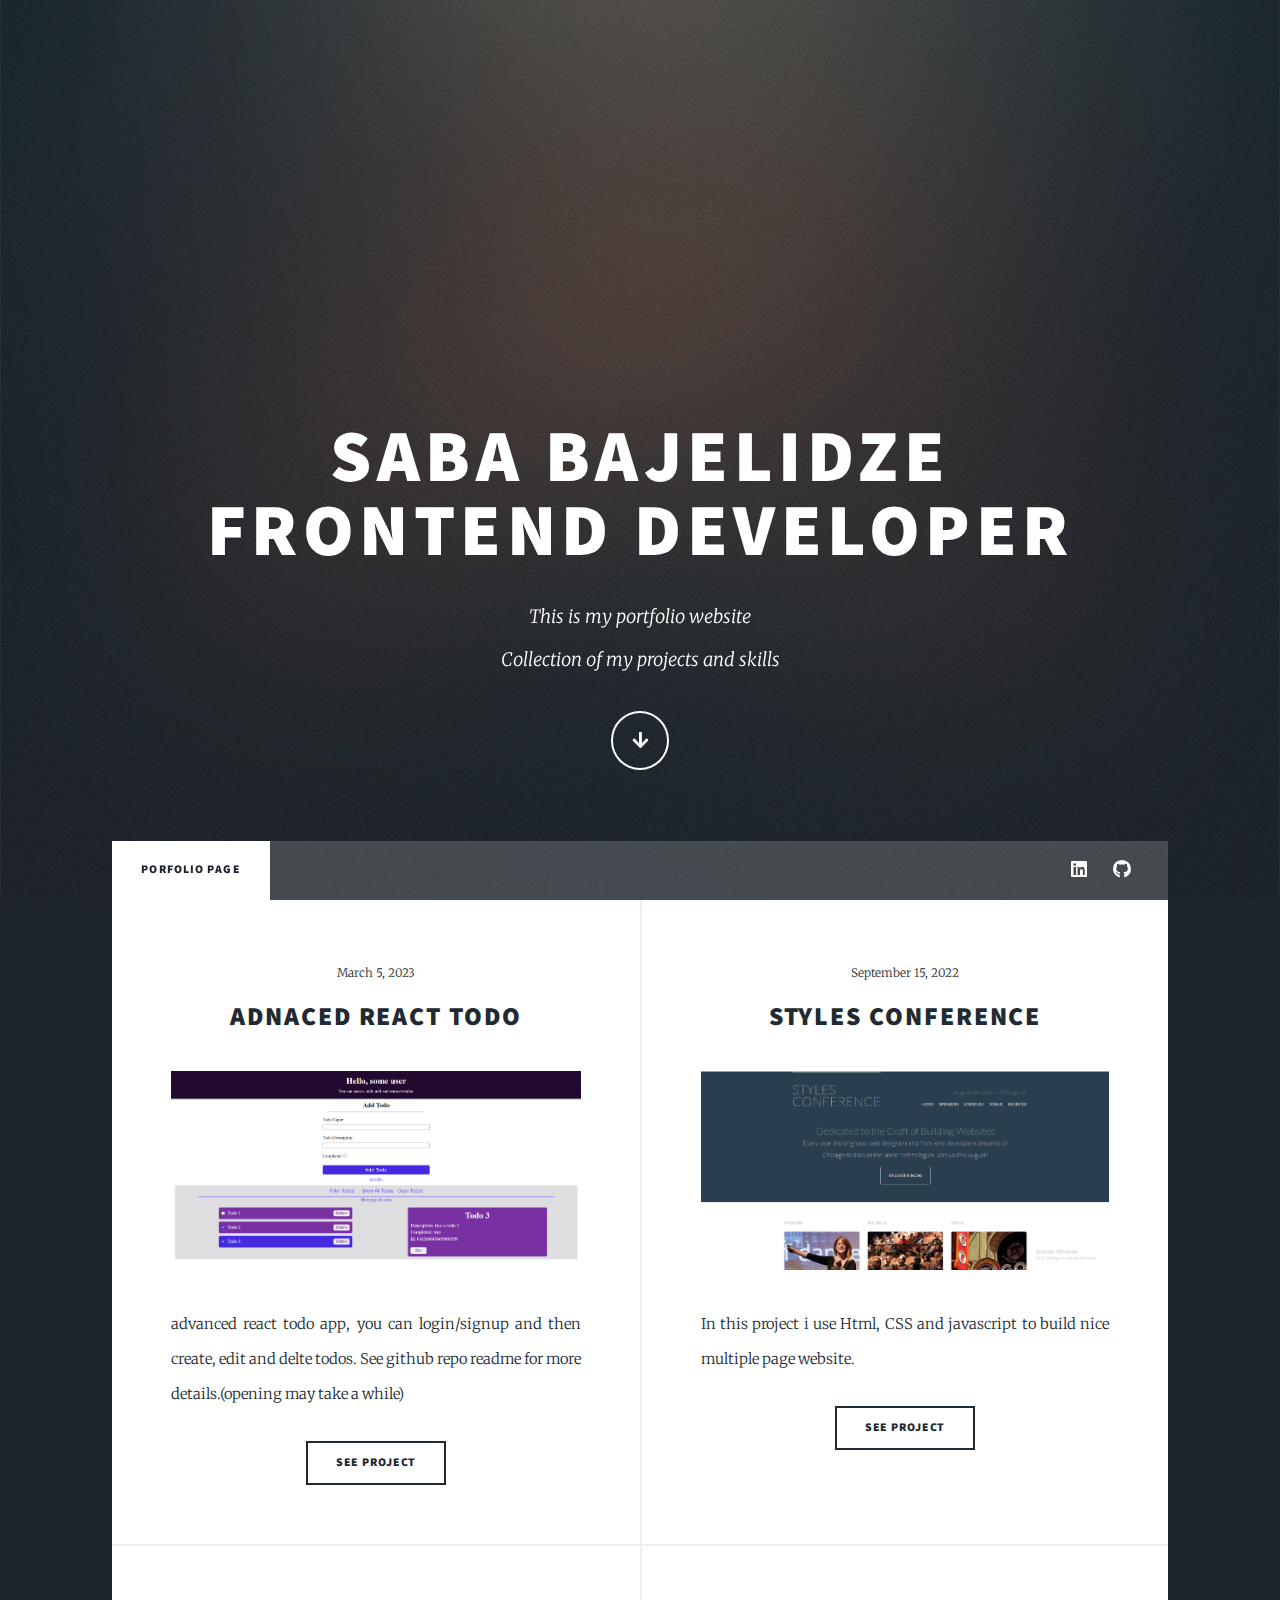
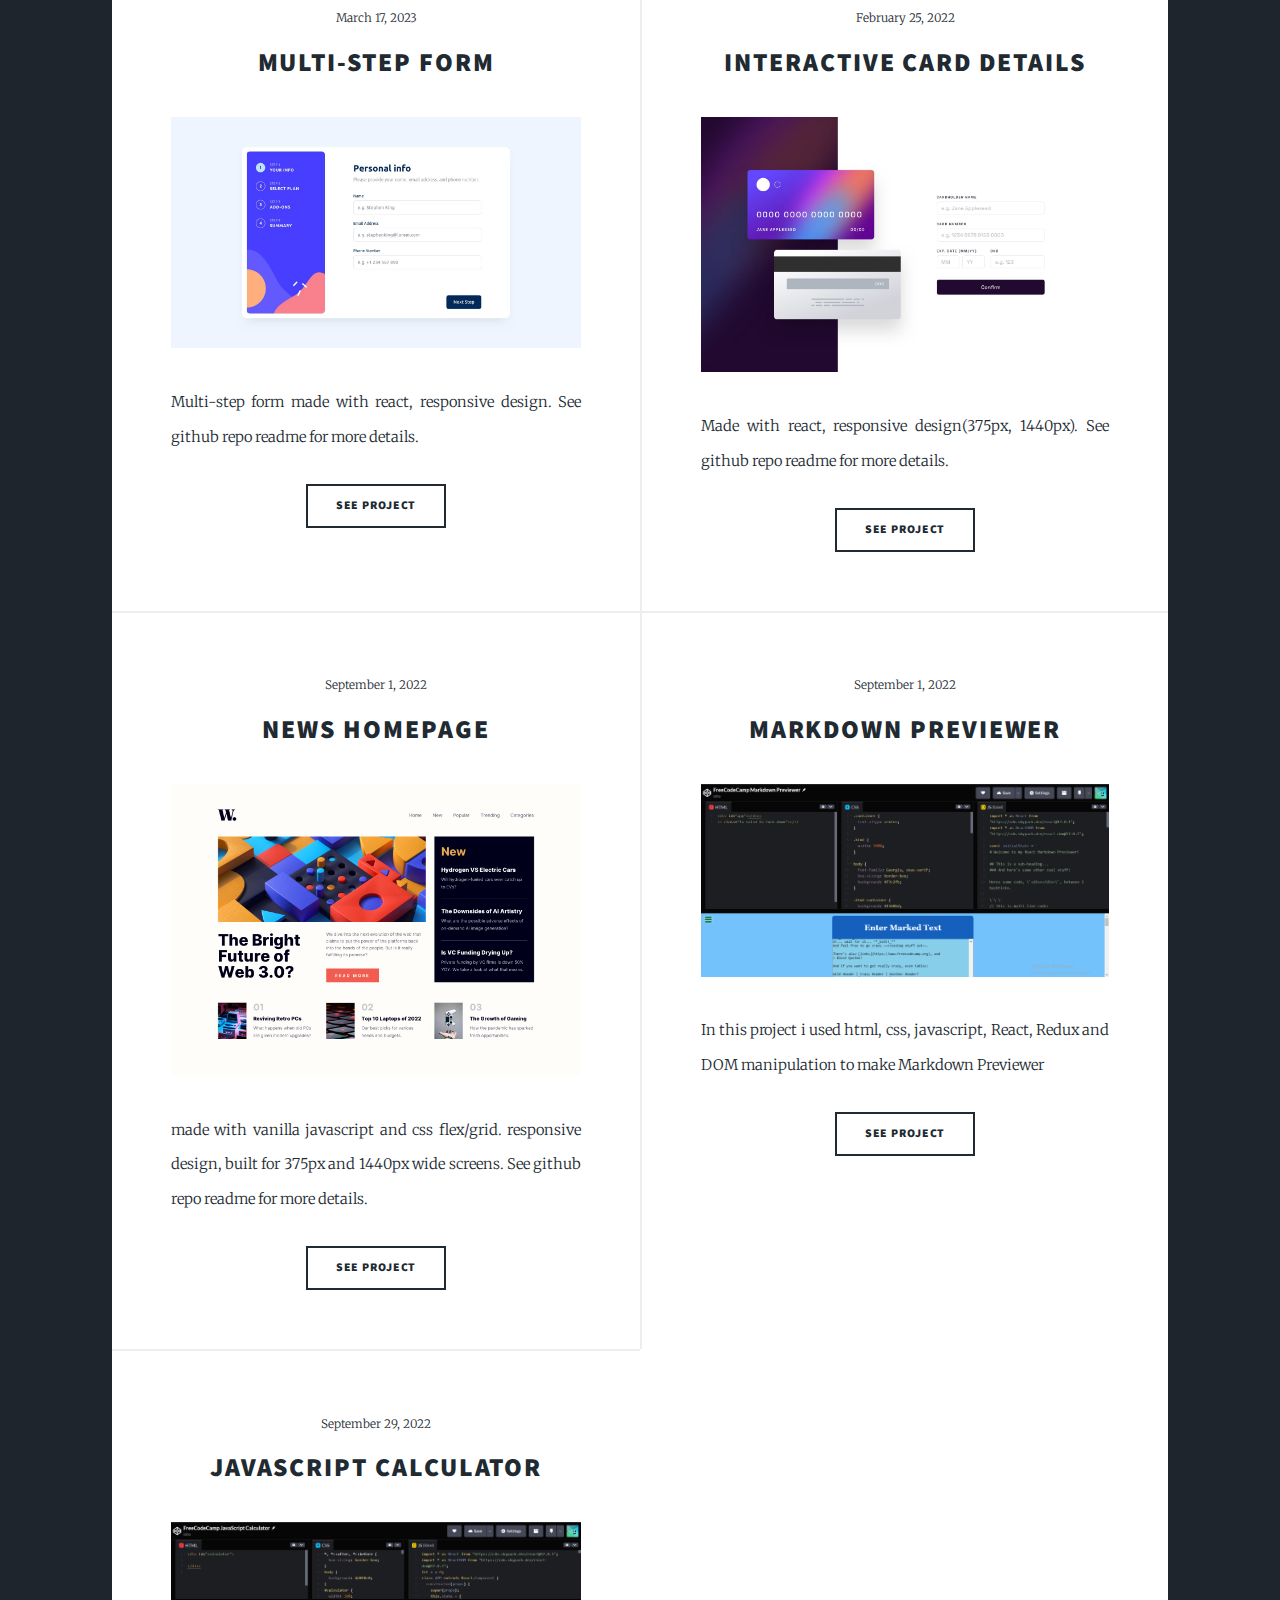
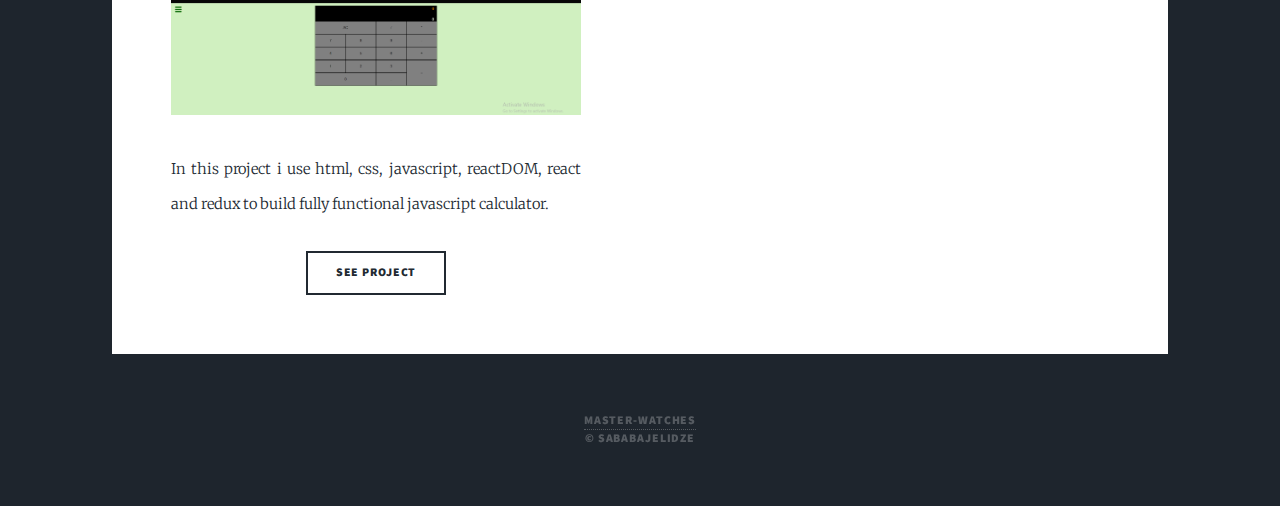
<file: index.html>
<!DOCTYPE HTML>
<!--
	Massively by HTML5 UP
	html5up.net | @ajlkn
	Free for personal and commercial use under the CCA 3.0 license (html5up.net/license)
-->
<html>
	<head>
		<title>Portfolio Website</title>
		<meta charset="utf-8" />
		<meta name="viewport" content="width=device-width, initial-scale=1, user-scalable=no" />
		<link rel="stylesheet" href="assets/css/main.css" />
		<noscript><link rel="stylesheet" href="assets/css/noscript.css" /></noscript>
	</head>
	<body class="is-preload">

		<!-- Wrapper -->
			<div id="wrapper" class="fade-in">

				<!-- Intro -->
					<div id="intro">
						<h1>Saba Bajelidze<br/>
							 Frontend Developer</h1>
						<p>This is my portfolio website<br/> Collection of my projects and skills</p>
						<ul class="actions">
							<li><a href="#nav" class="button icon solid solo fa-arrow-down scrolly">Continue</a></li>
						</ul>
					</div>

				<!-- Header -->
					

				<!-- Nav -->
					<nav id="nav">
						<ul class="links">
							<li class="active"><a href="index.html">Porfolio Page</a></li>
						</ul>
						<ul class="icons">
							<li><a href="https://www.linkedin.com/in/saba-b-a51640259/" class="icon brands fa-linkedin" target="_blank"><span class="label">LinkedIn</span></a></li>
							<li><a href="https://github.com/SabaBajelidze" class="icon brands fa-github" target="_blank"><span class="label">GitHub</span></a></li>
						</ul>
					</nav>

				<!-- Main -->
					<div id="main">

						<!-- Featured Post -->
							<!-- <article class="post featured">
								<header class="major">
									<h2><a href="#">My Resume</a></h2>
									<p class="center">As i have background in mathematics and i enjoy problem solving tasks, i knew i would fell<br /> in love with web development as soon as i started</p>
								</header>
								<a href="./resume.pdf" class="image main" target="_blank"><img src="images/resume.png" alt="" /></a>
								<ul class="actions special">
									<li><a href="./resume.pdf" class="button large" target="_blank">See Resume</a></li>
								</ul>
							</article> -->

						<!-- Posts -->
							<section class="posts">
								<article>
									<header>
										<span class="date">March 5, 2023</span>
										<h2><a href="https://advanced-react-todo-app.onrender.com/" target="_blank">Adnaced React Todo</a></h2>
									</header>
									<a href="https://advanced-react-todo-app.onrender.com/" target="_blank" class="image fit"><img src="images/screenshot.png" alt="" /></a>
									<p>advanced react todo app, you can login/signup and then create, edit and delte todos. See github repo readme for more details.(opening may take a while)</p>
									<ul class="actions special">
										<li><a href="https://advanced-react-todo-app.onrender.com/" target="_blank" class="button">See Project</a></li>
									</ul>
								</article>
								<article>
									<header>
										<span class="date">September 15, 2022</span>
										<h2><a href="./styles conference project/index.html" target="_blank">Styles Conference</a></h2>
									</header>
									<a href="./styles conference project/index.html" target="_blank" class="image fit"><img src="images/screenshot11.png" alt="" /></a>
									<p>In this project i use Html, CSS and javascript to build nice multiple page website.</p>
									<ul class="actions special">
										<li><a href="./styles conference project/index.html" target="_blank" class="button">See Project</a></li>
									</ul>
								</article>
								<article>
									<header>
										<span class="date">March 17, 2023</span>
										<h2><a href="https://amazing-griffin-3aaea3.netlify.app/" target="_blank">Multi-step Form</a></h2>
									</header>
									<a href="https://amazing-griffin-3aaea3.netlify.app/" target="_blank" class="image fit"><img src="images/desktop-design-step-1.jpg" alt="" /></a>
									<p>Multi-step form made with react, responsive design. See github repo readme for more details.</p>
									<ul class="actions special">
										<li><a href="https://amazing-griffin-3aaea3.netlify.app/" target="_blank" class="button">See Project</a></li>
									</ul>
								</article>
								<article>
									<header>
										<span class="date">February 25, 2022</span>
										<h2><a href="https://jazzy-lokum-2e2221.netlify.app/" target="_blank">Interactive Card Details</a></h2>
									</header>
									<a href="https://jazzy-lokum-2e2221.netlify.app/" target="_blank" class="image fit"><img src="images/interactive-card-details.jpg" alt="" /></a>
									<p>Made with react, responsive design(375px, 1440px). See github repo readme for more details.</p>
									<ul class="actions special">
										<li><a href="https://jazzy-lokum-2e2221.netlify.app/" target="_blank" class="button">See Project</a></li>
									</ul>
								</article>
								<article>
									<header>
										<span class="date">September 1, 2022</span>
										<h2><a href="https://vermillion-seahorse-4e9a0a.netlify.app/" target="_blank">News Homepage</a></h2>
									</header>
									<a href="https://vermillion-seahorse-4e9a0a.netlify.app/" target="_blank" class="image fit"><img src="images/newshomepage.jpg" alt="" /></a>
									<p>made with vanilla javascript and css flex/grid. responsive design, built for 375px and 1440px wide screens. See github repo readme for more details.</p>
									<ul class="actions special">
										<li><a href="https://vermillion-seahorse-4e9a0a.netlify.app/" target="_blank" class="button">See Project</a></li>
									</ul>
								</article>
								<article>
									<header>
										<span class="date">September 1, 2022</span>
										<h2><a href="https://codepen.io/Bajela/pen/ZEoREqN" target="_blank">Markdown Previewer</a></h2>
									</header>
									<a href="https://codepen.io/Bajela/pen/ZEoREqN" target="_blank" class="image fit"><img src="images/screenshot22.png" alt="" /></a>
									<p>In this project i used html, css, javascript, React, Redux and DOM manipulation to make Markdown Previewer</p>
									<ul class="actions special">
										<li><a href="https://codepen.io/Bajela/pen/ZEoREqN" target="_blank" class="button">See Project</a></li>
									</ul>
								</article>
								<article>
									<header>
										<span class="date">September 29, 2022</span>
										<h2><a href="https://codepen.io/Bajela/pen/zYjaKpK" target="_blank">Javascript Calculator</a></h2>
									</header>
									<a href="https://codepen.io/Bajela/pen/zYjaKpK" target="_blank" class="image fit"><img src="images/screenshot23.png" alt="" /></a>
									<p>In this project i use html, css, javascript, reactDOM, react and redux to build fully functional javascript calculator.</p>
									<ul class="actions special">
										<li><a href="https://codepen.io/Bajela/pen/zYjaKpK" target="_blank" class="button">See Project</a></li>
									</ul>
								</article>
								
							</section>

						<!-- Footer -->
							

					</div>

				

				<!-- Copyright -->
					<div id="copyright">
						<a href="https://master-watches.com/">master-watches</a>
						<ul><li>&copy; SabaBajelidze</li></ul>
					</div>

			</div>

		<!-- Scripts -->
			<script src="assets/js/jquery.min.js"></script>
			<script src="assets/js/jquery.scrollex.min.js"></script>
			<script src="assets/js/jquery.scrolly.min.js"></script>
			<script src="assets/js/browser.min.js"></script>
			<script src="assets/js/breakpoints.min.js"></script>
			<script src="assets/js/util.js"></script>
			<script src="assets/js/main.js"></script>

	</body>
</html>
</file>
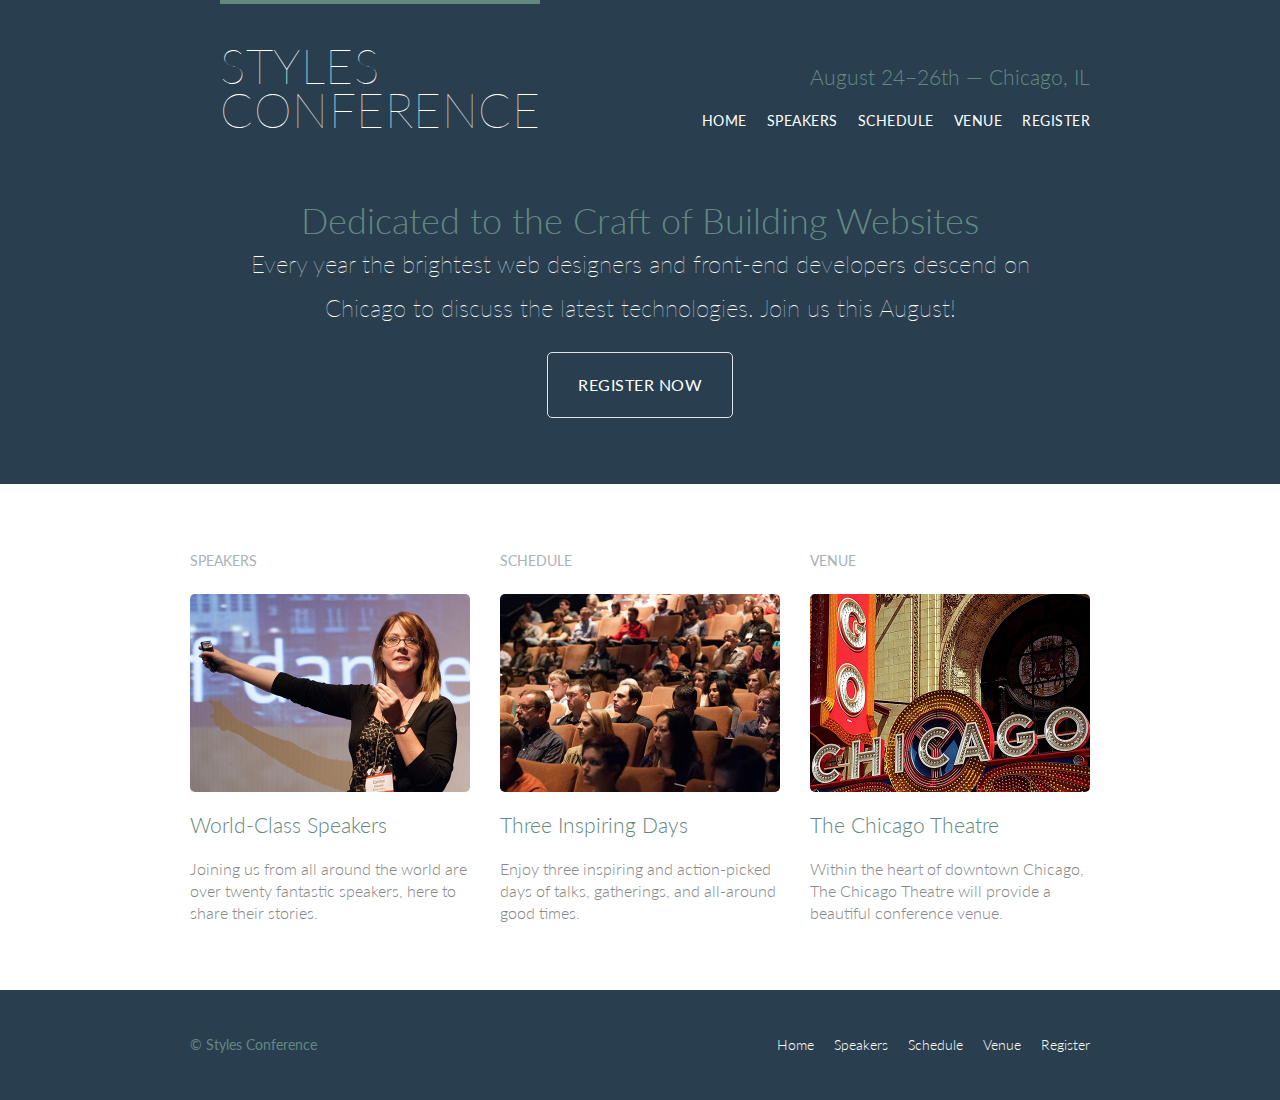
<file: styles conference project/index.html>
<!DOCTYPE html>
<html lang="en">
    <head>
        <meta charset="utf-8" />
        <title>Styles Conference</title>
        <link rel="stylesheet" href="assets/stylesheets/main.css" />
        <link rel="stylesheet" href="https://fonts.googleapis.com/css2?family=Lato:wght@100;300;400&display=swap" />
    </head>
    <body>
        <header class="container group primary-header">
            <section class="container">
                <h1 class="logo"><a href="index.html">Styles <br> Conference</a></h1>
            </section>
            <h3 class="tagline">August 24&ndash;26th &mdash; Chicago, IL</h3>
            <nav class="nav primary-nav">
                <ul>
                    <li><a href="index.html">Home</a></li><!--
                    --><li><a href="speakers.html">Speakers</a></li><!--
                    --><li><a href="schedule.html">Schedule</a></li><!--
                    --><li><a href="venue.html">Venue</a></li><!--
                    --><li><a href="register.html">Register</a></li>
                </ul>
            </nav>
        </header>
        <section class="hero container">
            <h2>Dedicated to the Craft of Building Websites</h2>
            <p>Every year the brightest web designers and front-end developers descend on Chicago to discuss the latest technologies. Join us this August!</p>   
            <a href="register.html" class="btn btn-alt">Register Now</a>
        </section>
        <section class="row">
            <div class="grid">
                <section class="teaser col-1-3">
                    <h5>Speakers</h5>
                    <a href="speakers.html">
                        <img src="assets/images/home/speakers.jpg" alt="Proffesional Speaker" />
                        <h3>World-Class Speakers</h3>
                    </a>
                    <p>Joining us from all around the world are over twenty fantastic speakers, here to share their stories.</p>
                </section><!--
                --><section class="teaser col-1-3">
                    <h5>Schedule</h5>
                    <a href="schedule.html">
                        <img src="assets/images/home/schedule.jpg" alt="Schedule Picture" />
                        <h3>Three Inspiring Days</h3>
                    </a>
                    <p>Enjoy three inspiring and action-picked days of talks, gatherings, and all-around good times.</p>
                </section><!--
                --><section class="teaser col-1-3">
                    <h5>Venue</h5>
                    <a href="venue.html">
                        <img src="assets/images/home/venue.jpg" alt="The Chicago Theatre" />
                        <h3>The Chicago Theatre</h3>
                    </a>
                    <p>Within the heart of downtown Chicago, The Chicago Theatre will provide a beautiful conference venue.</p>
                </section>
            </div>
        </section>
        <footer class="container group primary-footer">
            <small>&copy; Styles Conference</small>
            <nav class="nav">
                <ul>
                    <li><a href="index.html">Home</a></li><!--
                    --><li><a href="speakers.html">Speakers</a></li><!--
                    --><li><a href="schedule.html">Schedule</a></li><!--
                    --><li><a href="venue.html">Venue</a></li><!--
                    --><li><a href="register.html">Register</a></li>
                </ul>
            </nav>
        </footer>  
    </body>
</html>
</file>
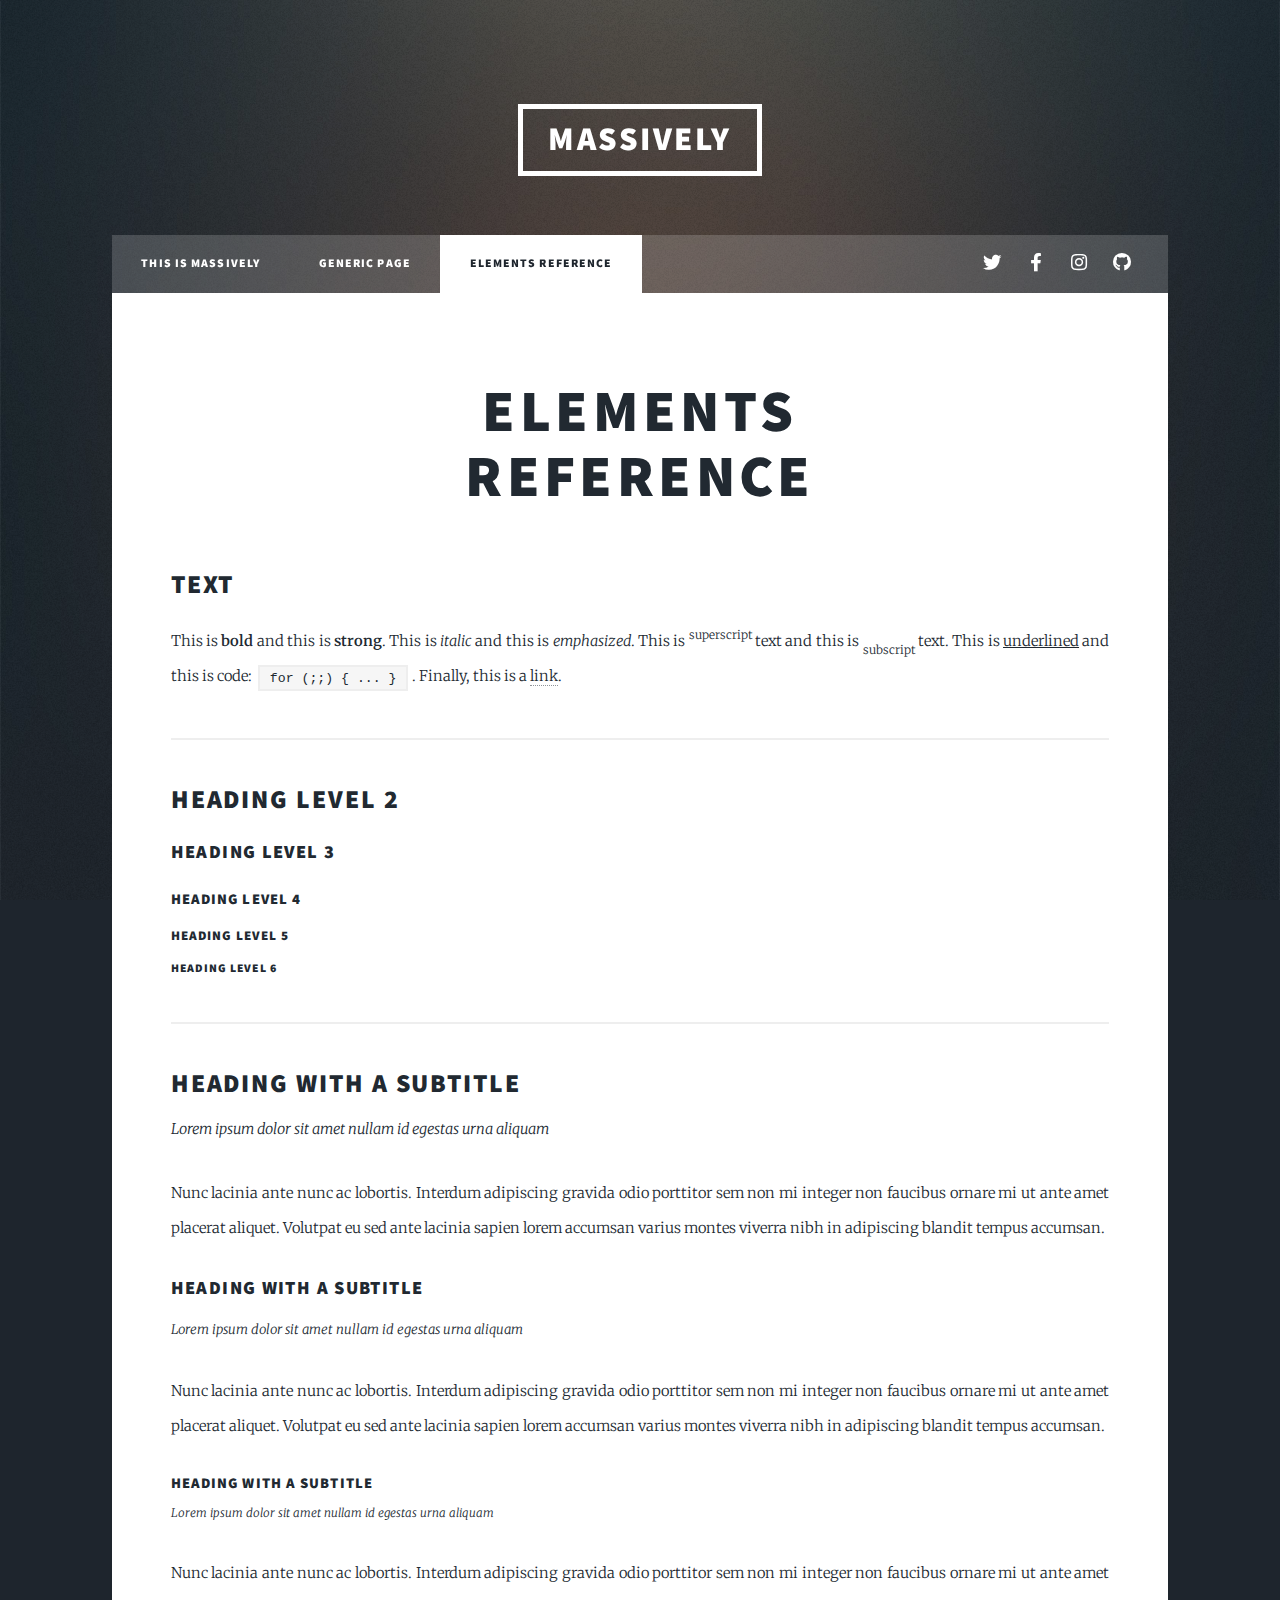
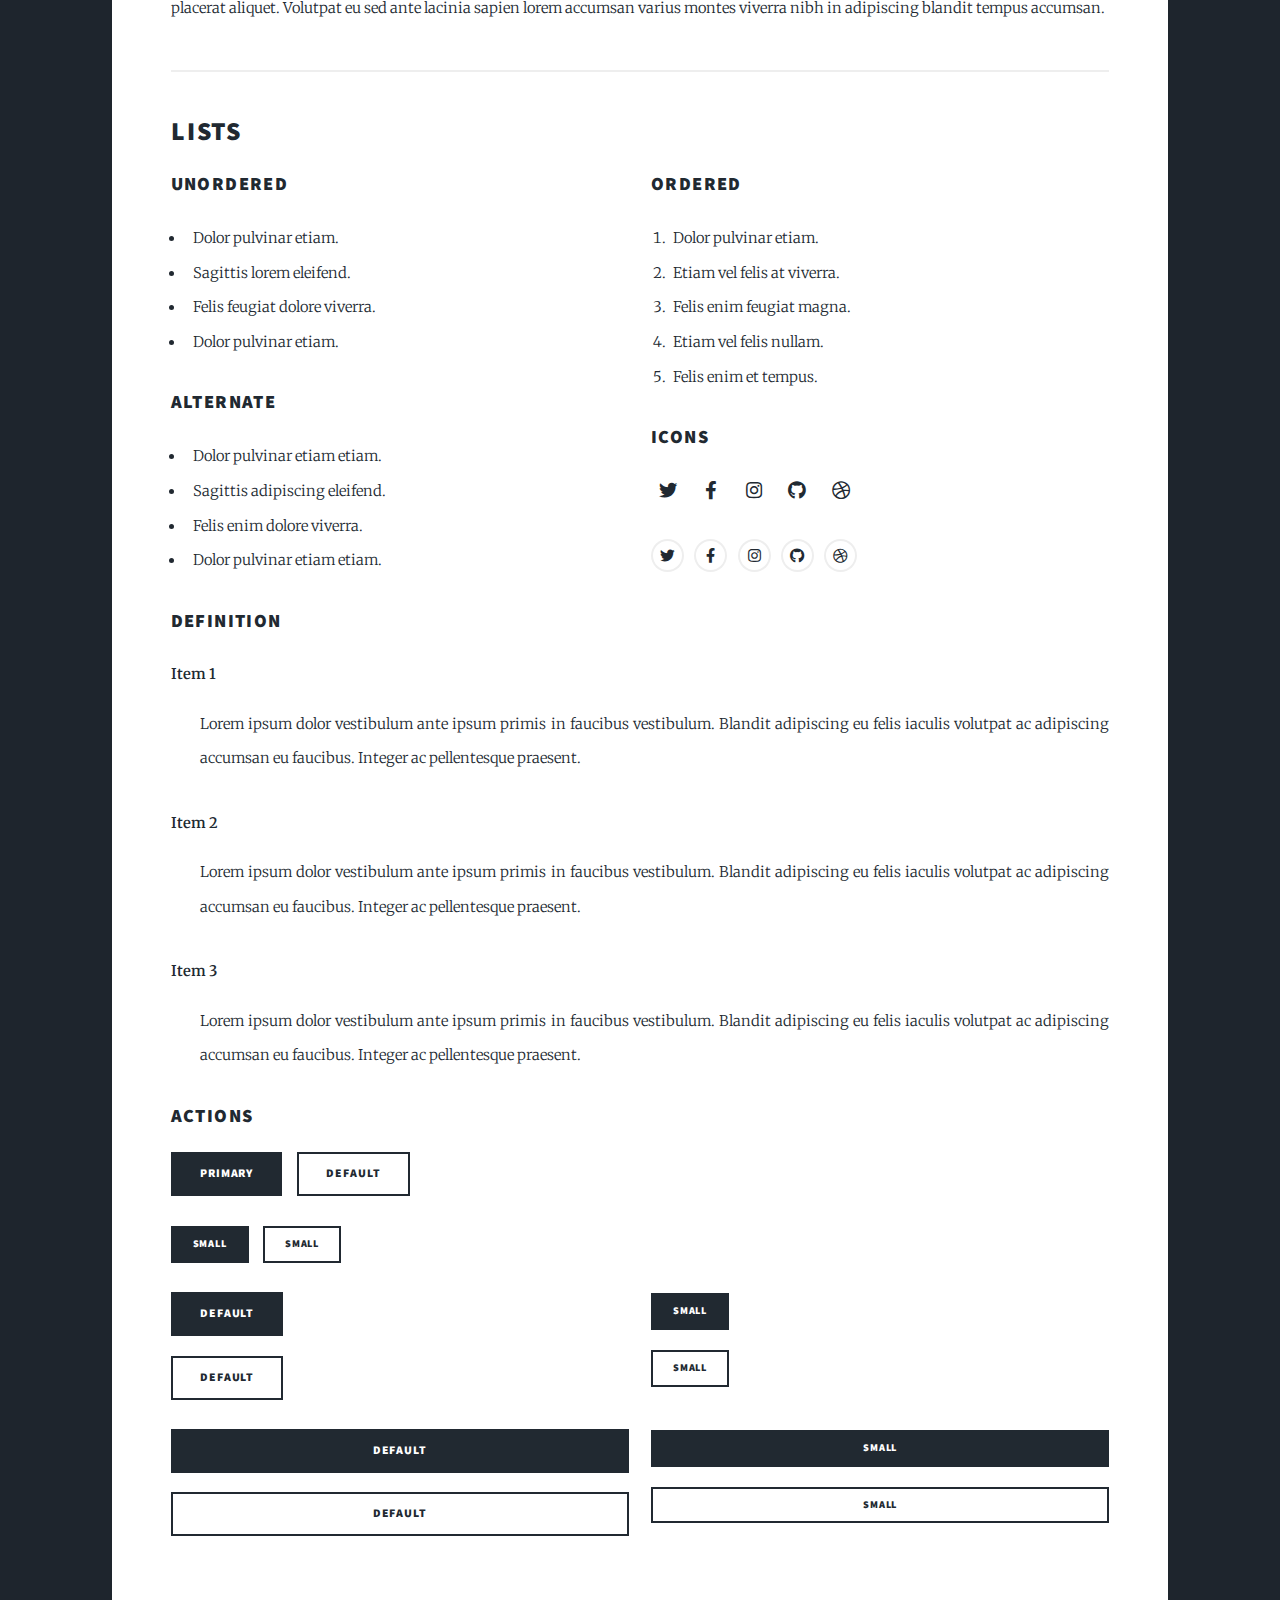
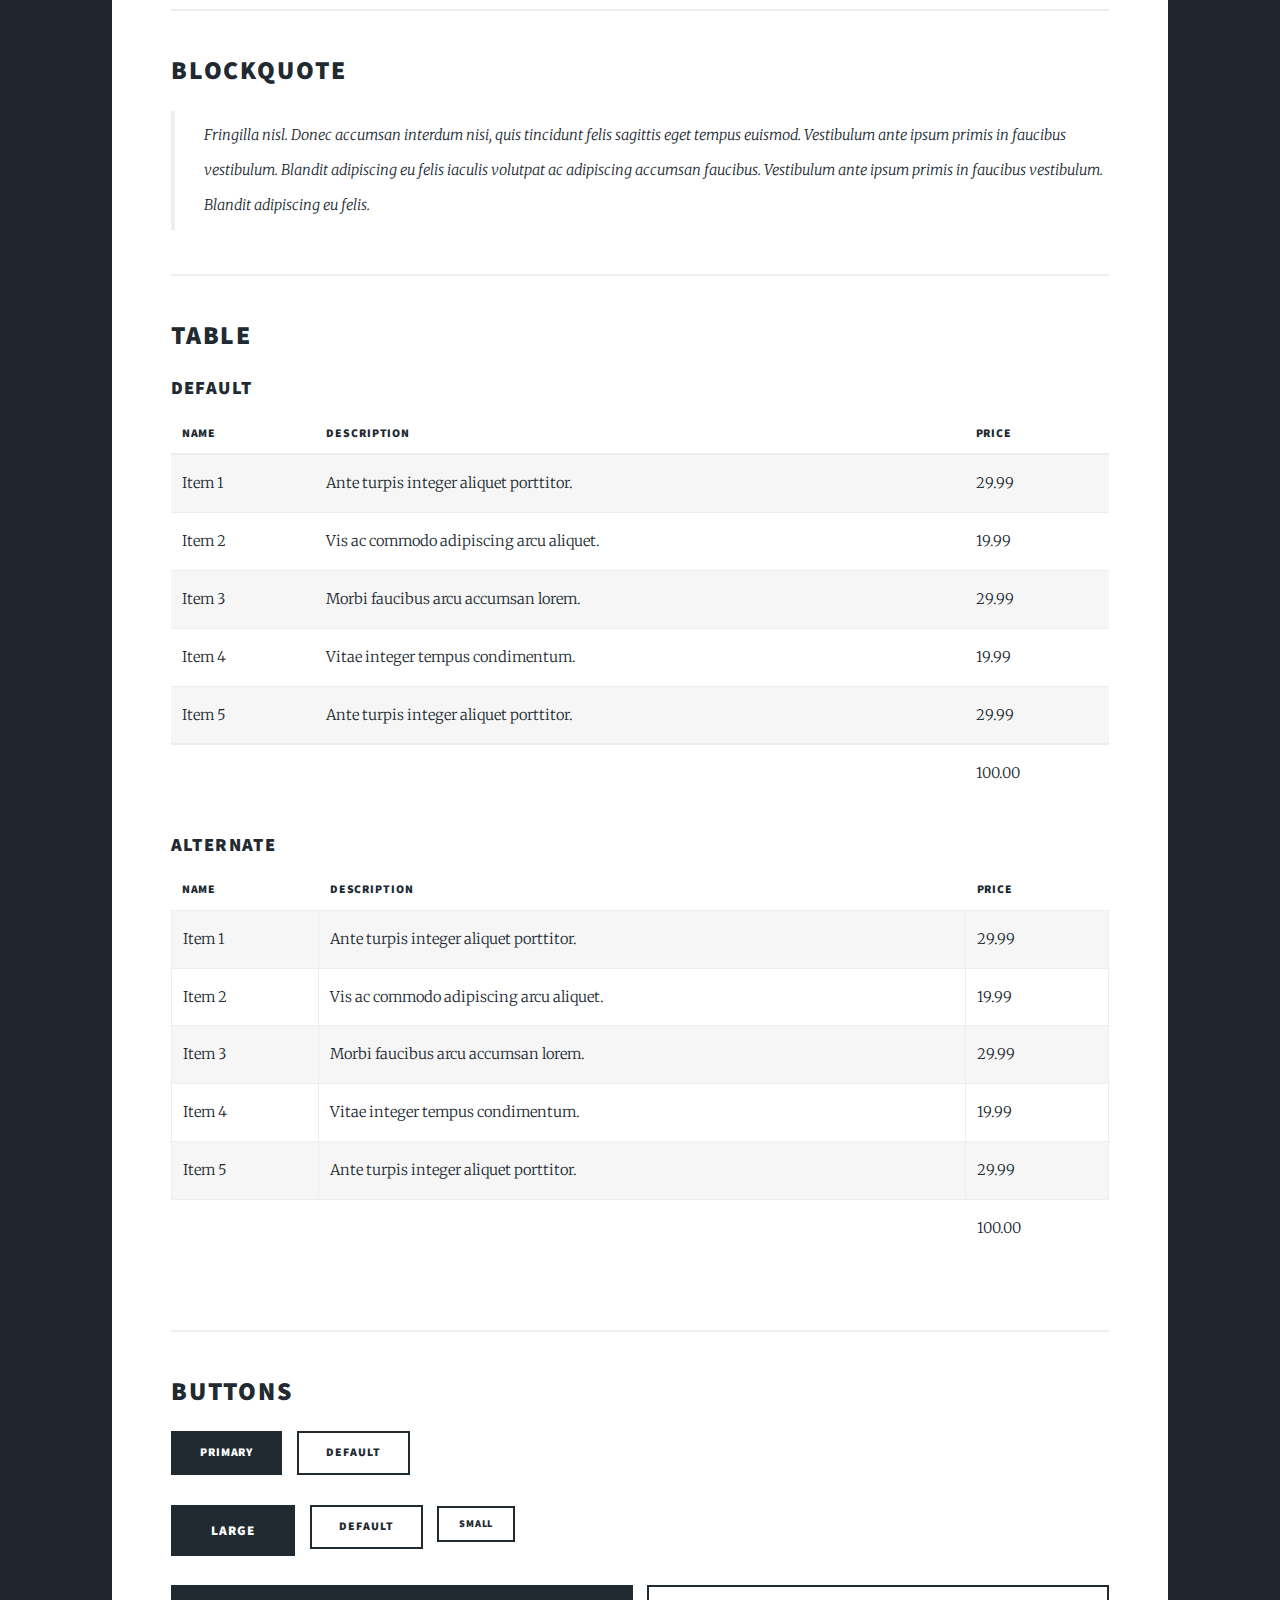
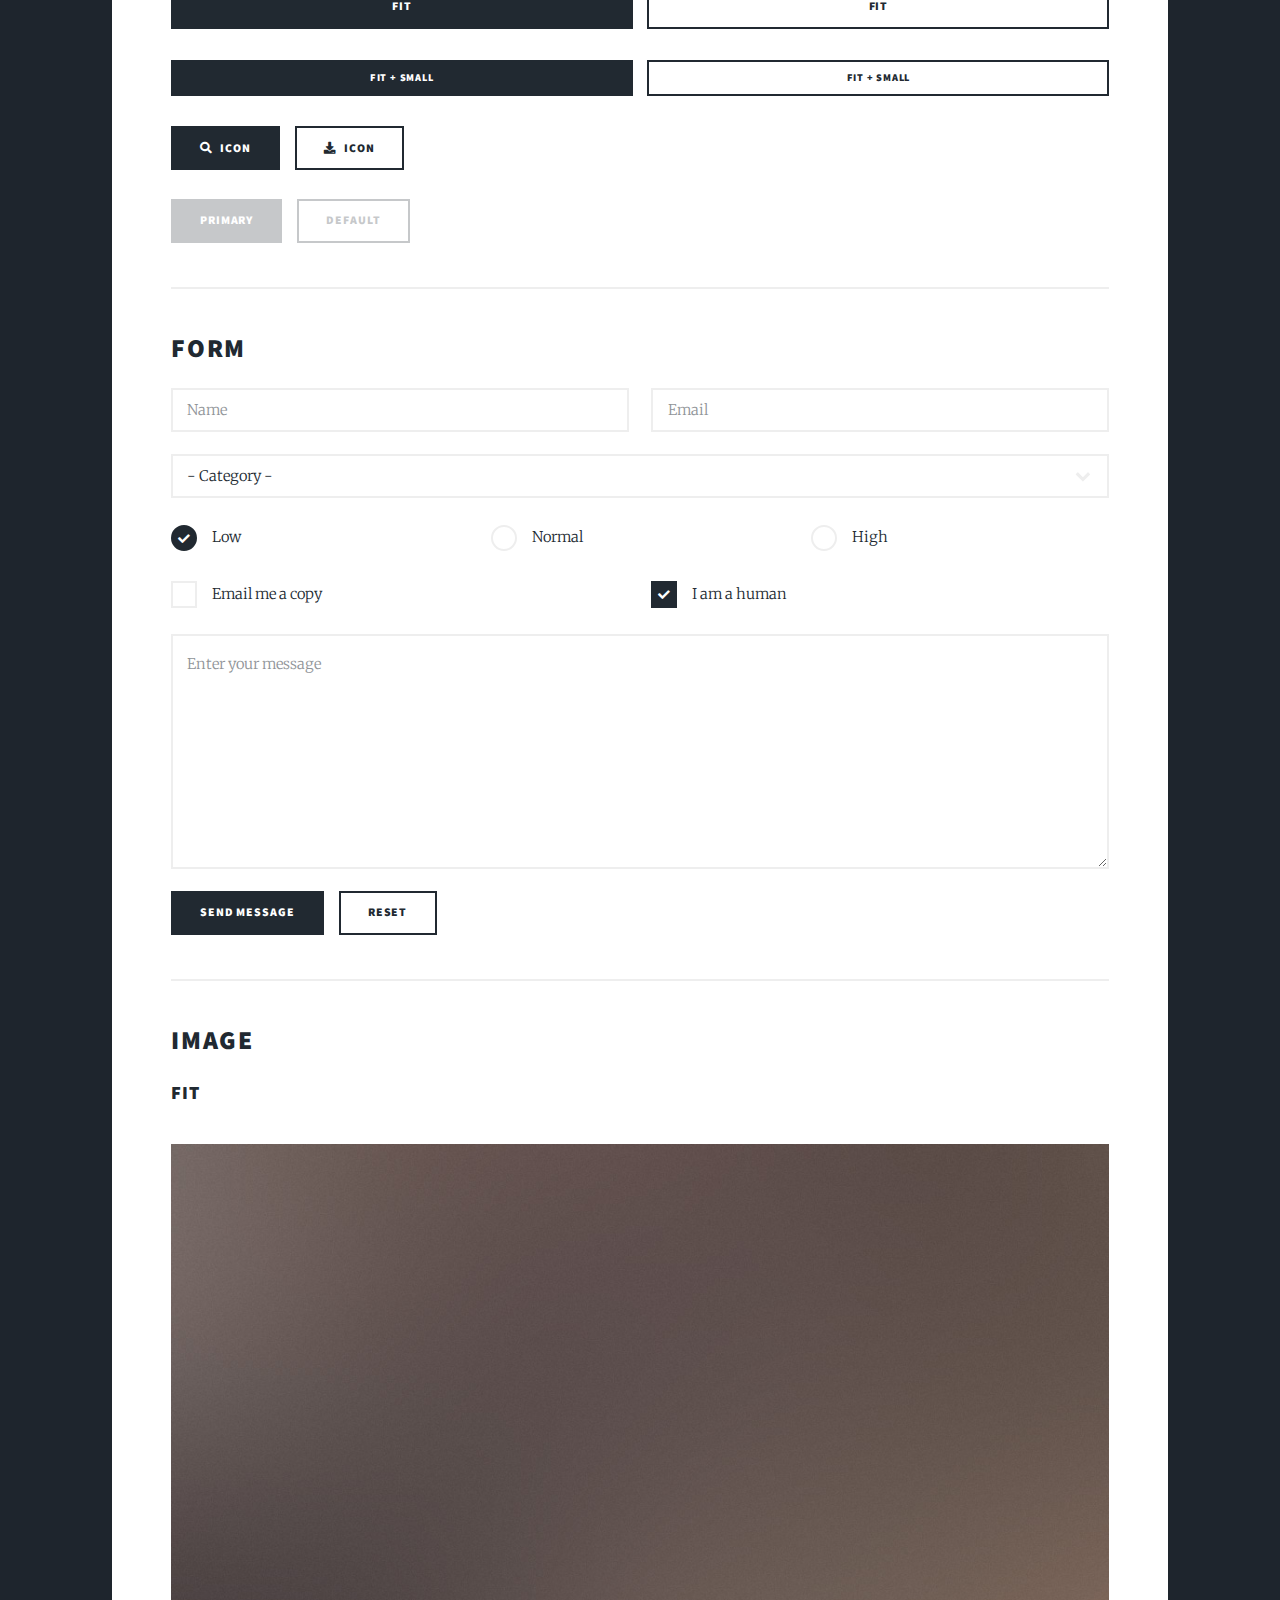
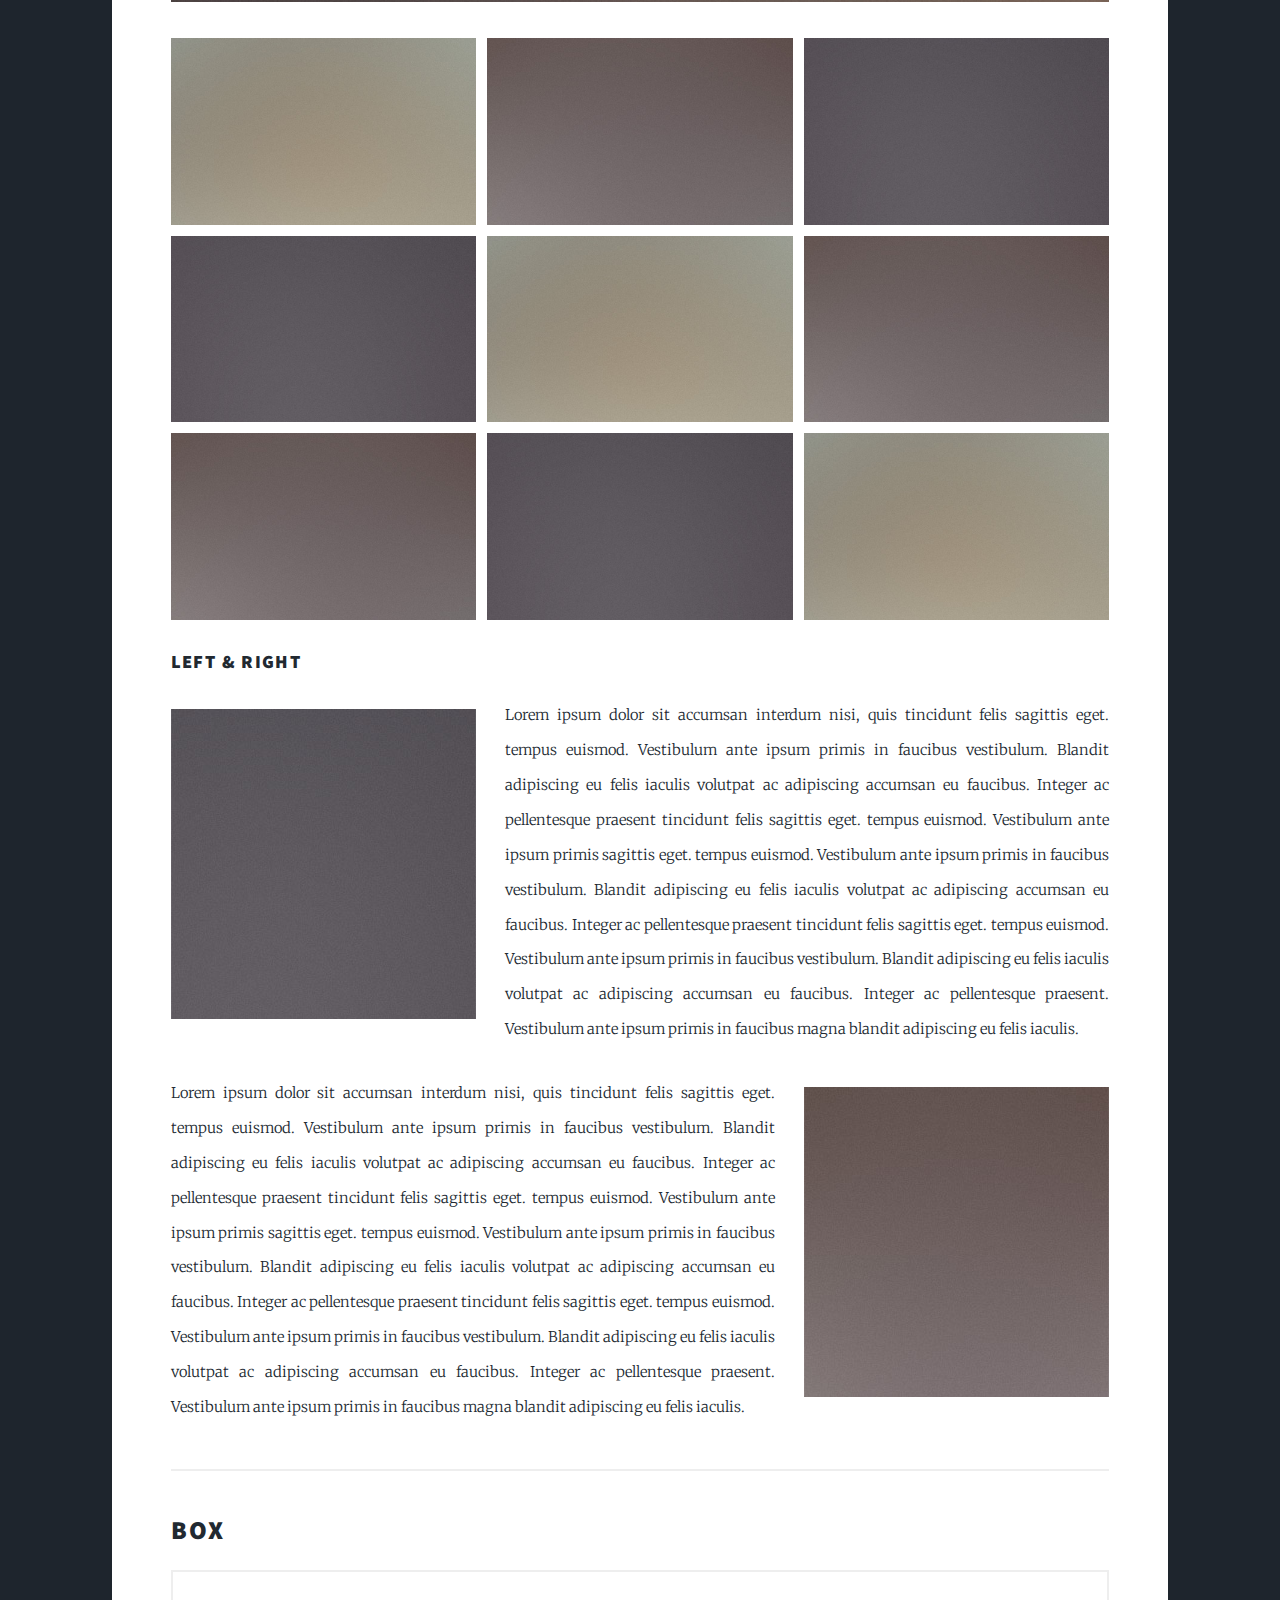
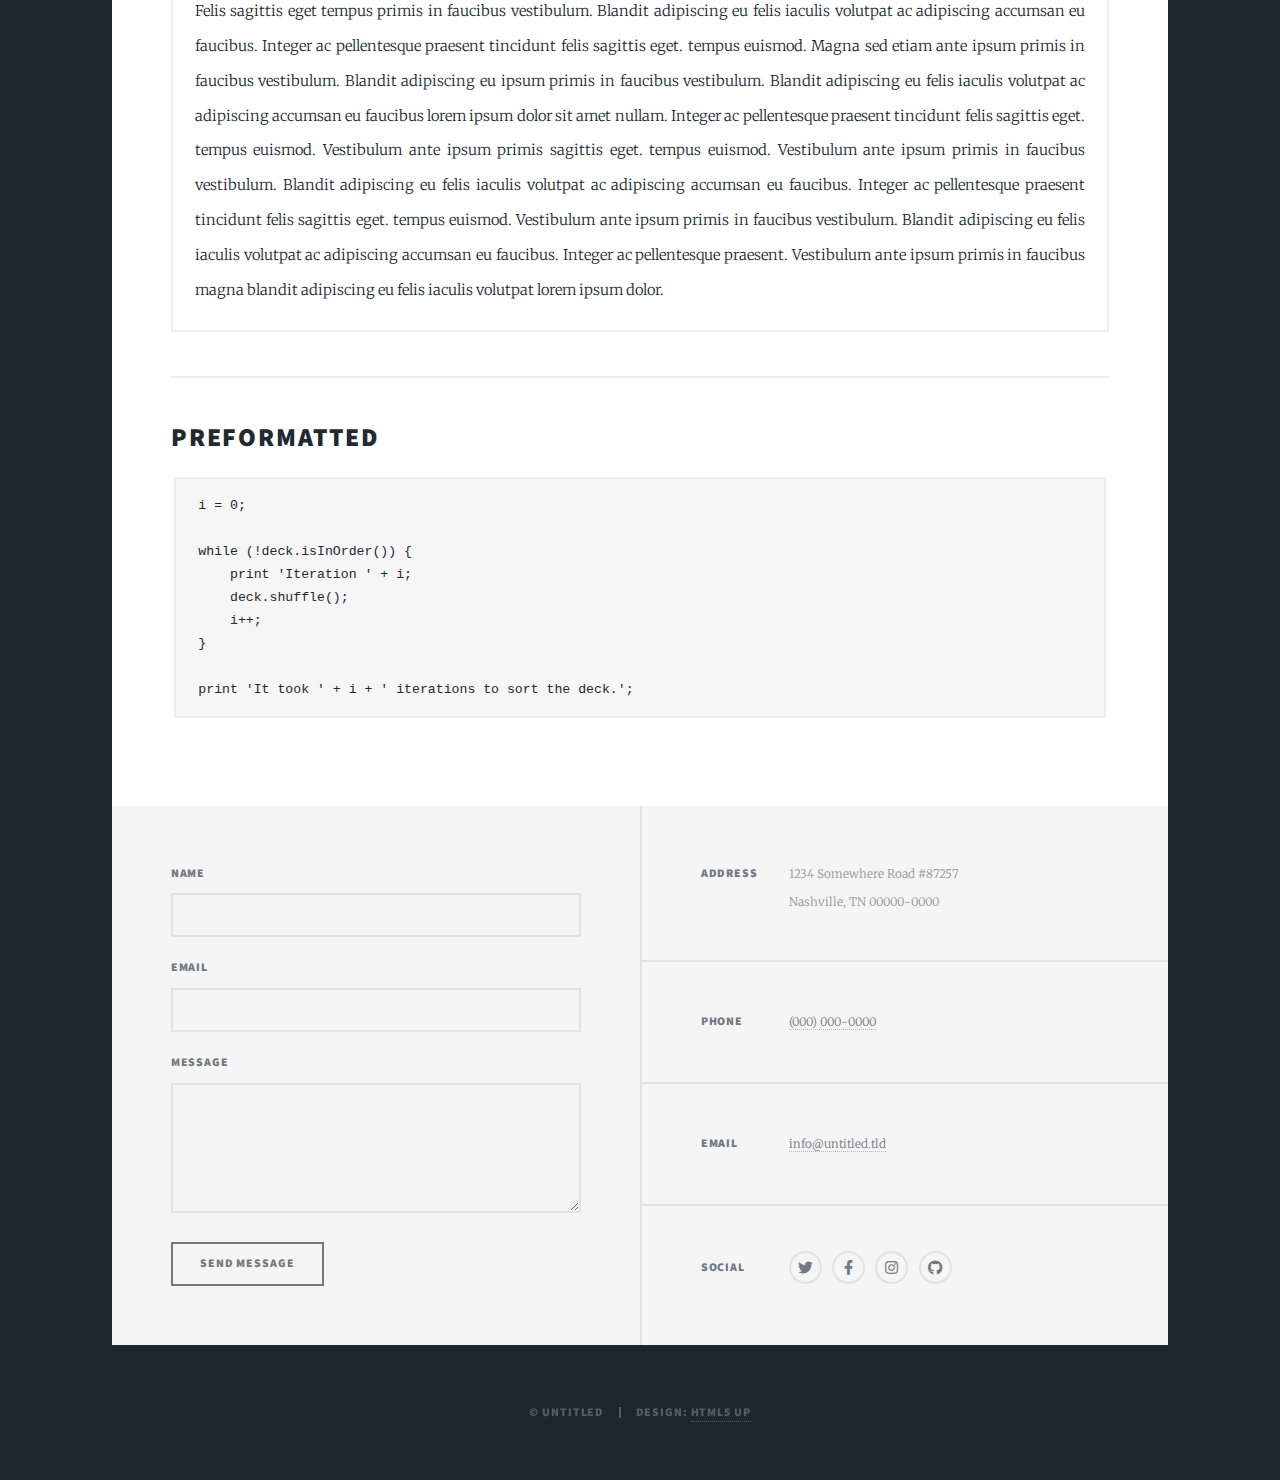
<file: elements.html>
<!DOCTYPE HTML>
<!--
	Massively by HTML5 UP
	html5up.net | @ajlkn
	Free for personal and commercial use under the CCA 3.0 license (html5up.net/license)
-->
<html>
	<head>
		<title>Elements Reference - Massively by HTML5 UP</title>
		<meta charset="utf-8" />
		<meta name="viewport" content="width=device-width, initial-scale=1, user-scalable=no" />
		<link rel="stylesheet" href="assets/css/main.css" />
		<noscript><link rel="stylesheet" href="assets/css/noscript.css" /></noscript>
	</head>
	<body class="is-preload">

		<!-- Wrapper -->
			<div id="wrapper">

				<!-- Header -->
					<header id="header">
						<a href="index.html" class="logo">Massively</a>
					</header>

				<!-- Nav -->
					<nav id="nav">
						<ul class="links">
							<li><a href="index.html">This is Massively</a></li>
							<li><a href="generic.html">Generic Page</a></li>
							<li class="active"><a href="elements.html">Elements Reference</a></li>
						</ul>
						<ul class="icons">
							<li><a href="#" class="icon brands fa-twitter"><span class="label">Twitter</span></a></li>
							<li><a href="#" class="icon brands fa-facebook-f"><span class="label">Facebook</span></a></li>
							<li><a href="#" class="icon brands fa-instagram"><span class="label">Instagram</span></a></li>
							<li><a href="#" class="icon brands fa-github"><span class="label">GitHub</span></a></li>
						</ul>
					</nav>

				<!-- Main -->
					<div id="main">

						<!-- Post -->
							<section class="post">
								<header class="major">
									<h1>Elements<br />
									Reference</h1>
								</header>

								<!-- Text stuff -->
									<h2>Text</h2>
									<p>This is <b>bold</b> and this is <strong>strong</strong>. This is <i>italic</i> and this is <em>emphasized</em>.
									This is <sup>superscript</sup> text and this is <sub>subscript</sub> text.
									This is <u>underlined</u> and this is code: <code>for (;;) { ... }</code>.
									Finally, this is a <a href="#">link</a>.</p>
									<hr />
									<h2>Heading Level 2</h2>
									<h3>Heading Level 3</h3>
									<h4>Heading Level 4</h4>
									<h5>Heading Level 5</h5>
									<h6>Heading Level 6</h6>
									<hr />
									<header>
										<h2>Heading with a Subtitle</h2>
										<p>Lorem ipsum dolor sit amet nullam id egestas urna aliquam</p>
									</header>
									<p>Nunc lacinia ante nunc ac lobortis. Interdum adipiscing gravida odio porttitor sem non mi integer non faucibus ornare mi ut ante amet placerat aliquet. Volutpat eu sed ante lacinia sapien lorem accumsan varius montes viverra nibh in adipiscing blandit tempus accumsan.</p>
									<header>
										<h3>Heading with a Subtitle</h3>
										<p>Lorem ipsum dolor sit amet nullam id egestas urna aliquam</p>
									</header>
									<p>Nunc lacinia ante nunc ac lobortis. Interdum adipiscing gravida odio porttitor sem non mi integer non faucibus ornare mi ut ante amet placerat aliquet. Volutpat eu sed ante lacinia sapien lorem accumsan varius montes viverra nibh in adipiscing blandit tempus accumsan.</p>
									<header>
										<h4>Heading with a Subtitle</h4>
										<p>Lorem ipsum dolor sit amet nullam id egestas urna aliquam</p>
									</header>
									<p>Nunc lacinia ante nunc ac lobortis. Interdum adipiscing gravida odio porttitor sem non mi integer non faucibus ornare mi ut ante amet placerat aliquet. Volutpat eu sed ante lacinia sapien lorem accumsan varius montes viverra nibh in adipiscing blandit tempus accumsan.</p>

									<hr />

								<!-- Lists -->
									<h2>Lists</h2>
									<div class="row">
										<div class="col-6 col-12-small">

											<h3>Unordered</h3>
											<ul>
												<li>Dolor pulvinar etiam.</li>
												<li>Sagittis lorem eleifend.</li>
												<li>Felis feugiat dolore viverra.</li>
												<li>Dolor pulvinar etiam.</li>
											</ul>

											<h3>Alternate</h3>
											<ul class="alt">
												<li>Dolor pulvinar etiam etiam.</li>
												<li>Sagittis adipiscing eleifend.</li>
												<li>Felis enim dolore viverra.</li>
												<li>Dolor pulvinar etiam etiam.</li>
											</ul>

										</div>
										<div class="col-6 col-12-small">

											<h3>Ordered</h3>
											<ol>
												<li>Dolor pulvinar etiam.</li>
												<li>Etiam vel felis at viverra.</li>
												<li>Felis enim feugiat magna.</li>
												<li>Etiam vel felis nullam.</li>
												<li>Felis enim et tempus.</li>
											</ol>

											<h3>Icons</h3>
											<ul class="icons">
												<li><a href="#" class="icon brands fa-twitter"><span class="label">Twitter</span></a></li>
												<li><a href="#" class="icon brands fa-facebook-f"><span class="label">Facebook</span></a></li>
												<li><a href="#" class="icon brands fa-instagram"><span class="label">Instagram</span></a></li>
												<li><a href="#" class="icon brands fa-github"><span class="label">Github</span></a></li>
												<li><a href="#" class="icon brands fa-dribbble"><span class="label">Dribbble</span></a></li>
											</ul>
											<ul class="icons alt">
												<li><a href="#" class="icon brands alt fa-twitter"><span class="label">Twitter</span></a></li>
												<li><a href="#" class="icon brands alt fa-facebook-f"><span class="label">Facebook</span></a></li>
												<li><a href="#" class="icon brands alt fa-instagram"><span class="label">Instagram</span></a></li>
												<li><a href="#" class="icon brands alt fa-github"><span class="label">Github</span></a></li>
												<li><a href="#" class="icon brands alt fa-dribbble"><span class="label">Dribbble</span></a></li>
											</ul>

										</div>
									</div>
									<h3>Definition</h3>
									<dl>
										<dt>Item 1</dt>
										<dd>
											<p>Lorem ipsum dolor vestibulum ante ipsum primis in faucibus vestibulum. Blandit adipiscing eu felis iaculis volutpat ac adipiscing accumsan eu faucibus. Integer ac pellentesque praesent.</p>
										</dd>
										<dt>Item 2</dt>
										<dd>
											<p>Lorem ipsum dolor vestibulum ante ipsum primis in faucibus vestibulum. Blandit adipiscing eu felis iaculis volutpat ac adipiscing accumsan eu faucibus. Integer ac pellentesque praesent.</p>
										</dd>
										<dt>Item 3</dt>
										<dd>
											<p>Lorem ipsum dolor vestibulum ante ipsum primis in faucibus vestibulum. Blandit adipiscing eu felis iaculis volutpat ac adipiscing accumsan eu faucibus. Integer ac pellentesque praesent.</p>
										</dd>
									</dl>

									<h3>Actions</h3>
									<ul class="actions">
										<li><a href="#" class="button primary">Primary</a></li>
										<li><a href="#" class="button">Default</a></li>
									</ul>
									<ul class="actions small">
										<li><a href="#" class="button primary small">Small</a></li>
										<li><a href="#" class="button small">Small</a></li>
									</ul>
									<div class="row">
										<div class="col-6 col-12-small">
											<ul class="actions stacked">
												<li><a href="#" class="button primary">Default</a></li>
												<li><a href="#" class="button">Default</a></li>
											</ul>
										</div>
										<div class="col-6 col-12-small">
											<ul class="actions stacked">
												<li><a href="#" class="button primary small">Small</a></li>
												<li><a href="#" class="button small">Small</a></li>
											</ul>
										</div>
									</div>
									<div class="row">
										<div class="col-6 col-12-small">
											<ul class="actions stacked">
												<li><a href="#" class="button primary fit">Default</a></li>
												<li><a href="#" class="button fit">Default</a></li>
											</ul>
										</div>
										<div class="col-6 col-12-small">
											<ul class="actions stacked">
												<li><a href="#" class="button primary small fit">Small</a></li>
												<li><a href="#" class="button small fit">Small</a></li>
											</ul>
										</div>
									</div>

									<hr />

								<!-- Blockquote -->
									<h2>Blockquote</h2>
									<blockquote>Fringilla nisl. Donec accumsan interdum nisi, quis tincidunt felis sagittis eget tempus euismod. Vestibulum ante ipsum primis in faucibus vestibulum. Blandit adipiscing eu felis iaculis volutpat ac adipiscing accumsan faucibus. Vestibulum ante ipsum primis in faucibus vestibulum. Blandit adipiscing eu felis.</blockquote>

									<hr />

								<!-- Table -->
									<h2>Table</h2>

									<h3>Default</h3>
									<div class="table-wrapper">
										<table>
											<thead>
												<tr>
													<th>Name</th>
													<th>Description</th>
													<th>Price</th>
												</tr>
											</thead>
											<tbody>
												<tr>
													<td>Item 1</td>
													<td>Ante turpis integer aliquet porttitor.</td>
													<td>29.99</td>
												</tr>
												<tr>
													<td>Item 2</td>
													<td>Vis ac commodo adipiscing arcu aliquet.</td>
													<td>19.99</td>
												</tr>
												<tr>
													<td>Item 3</td>
													<td> Morbi faucibus arcu accumsan lorem.</td>
													<td>29.99</td>
												</tr>
												<tr>
													<td>Item 4</td>
													<td>Vitae integer tempus condimentum.</td>
													<td>19.99</td>
												</tr>
												<tr>
													<td>Item 5</td>
													<td>Ante turpis integer aliquet porttitor.</td>
													<td>29.99</td>
												</tr>
											</tbody>
											<tfoot>
												<tr>
													<td colspan="2"></td>
													<td>100.00</td>
												</tr>
											</tfoot>
										</table>
									</div>

									<h3>Alternate</h3>
									<div class="table-wrapper">
										<table class="alt">
											<thead>
												<tr>
													<th>Name</th>
													<th>Description</th>
													<th>Price</th>
												</tr>
											</thead>
											<tbody>
												<tr>
													<td>Item 1</td>
													<td>Ante turpis integer aliquet porttitor.</td>
													<td>29.99</td>
												</tr>
												<tr>
													<td>Item 2</td>
													<td>Vis ac commodo adipiscing arcu aliquet.</td>
													<td>19.99</td>
												</tr>
												<tr>
													<td>Item 3</td>
													<td> Morbi faucibus arcu accumsan lorem.</td>
													<td>29.99</td>
												</tr>
												<tr>
													<td>Item 4</td>
													<td>Vitae integer tempus condimentum.</td>
													<td>19.99</td>
												</tr>
												<tr>
													<td>Item 5</td>
													<td>Ante turpis integer aliquet porttitor.</td>
													<td>29.99</td>
												</tr>
											</tbody>
											<tfoot>
												<tr>
													<td colspan="2"></td>
													<td>100.00</td>
												</tr>
											</tfoot>
										</table>
									</div>

									<hr />

								<!-- Buttons -->
									<h2>Buttons</h2>
									<ul class="actions">
										<li><a href="#" class="button primary">Primary</a></li>
										<li><a href="#" class="button">Default</a></li>
									</ul>
									<ul class="actions">
										<li><a href="#" class="button primary large">Large</a></li>
										<li><a href="#" class="button">Default</a></li>
										<li><a href="#" class="button small">Small</a></li>
									</ul>
									<ul class="actions fit">
										<li><a href="#" class="button primary fit">Fit</a></li>
										<li><a href="#" class="button fit">Fit</a></li>
									</ul>
									<ul class="actions fit small">
										<li><a href="#" class="button primary fit small">Fit + Small</a></li>
										<li><a href="#" class="button fit small">Fit + Small</a></li>
									</ul>
									<ul class="actions">
										<li><a href="#" class="button primary icon solid fa-search">Icon</a></li>
										<li><a href="#" class="button icon solid fa-download">Icon</a></li>
									</ul>
									<ul class="actions">
										<li><span class="button primary disabled">Primary</span></li>
										<li><span class="button disabled">Default</span></li>
									</ul>

									<hr />

								<!-- Form -->
									<h2>Form</h2>

									<form method="post" action="#">
										<div class="row gtr-uniform">
											<div class="col-6 col-12-xsmall">
												<input type="text" name="demo-name" id="demo-name" value="" placeholder="Name" />
											</div>
											<div class="col-6 col-12-xsmall">
												<input type="email" name="demo-email" id="demo-email" value="" placeholder="Email" />
											</div>
											<!-- Break -->
											<div class="col-12">
												<select name="demo-category" id="demo-category">
													<option value="">- Category -</option>
													<option value="1">Manufacturing</option>
													<option value="1">Shipping</option>
													<option value="1">Administration</option>
													<option value="1">Human Resources</option>
												</select>
											</div>
											<!-- Break -->
											<div class="col-4 col-12-small">
												<input type="radio" id="demo-priority-low" name="demo-priority" checked>
												<label for="demo-priority-low">Low</label>
											</div>
											<div class="col-4 col-12-small">
												<input type="radio" id="demo-priority-normal" name="demo-priority">
												<label for="demo-priority-normal">Normal</label>
											</div>
											<div class="col-4 col-12-small">
												<input type="radio" id="demo-priority-high" name="demo-priority">
												<label for="demo-priority-high">High</label>
											</div>
											<!-- Break -->
											<div class="col-6 col-12-small">
												<input type="checkbox" id="demo-copy" name="demo-copy">
												<label for="demo-copy">Email me a copy</label>
											</div>
											<div class="col-6 col-12-small">
												<input type="checkbox" id="demo-human" name="demo-human" checked>
												<label for="demo-human">I am a human</label>
											</div>
											<!-- Break -->
											<div class="col-12">
												<textarea name="demo-message" id="demo-message" placeholder="Enter your message" rows="6"></textarea>
											</div>
											<!-- Break -->
											<div class="col-12">
												<ul class="actions">
													<li><input type="submit" value="Send Message" class="primary" /></li>
													<li><input type="reset" value="Reset" /></li>
												</ul>
											</div>
										</div>
									</form>

									<hr />

								<!-- Image -->
									<h2>Image</h2>

									<h3>Fit</h3>
									<span class="image fit"><img src="images/pic01.jpg" alt="" /></span>
									<div class="box alt">
										<div class="row gtr-50 gtr-uniform">
											<div class="col-4"><span class="image fit"><img src="images/pic02.jpg" alt="" /></span></div>
											<div class="col-4"><span class="image fit"><img src="images/pic03.jpg" alt="" /></span></div>
											<div class="col-4"><span class="image fit"><img src="images/pic04.jpg" alt="" /></span></div>
											<!-- Break -->
											<div class="col-4"><span class="image fit"><img src="images/pic04.jpg" alt="" /></span></div>
											<div class="col-4"><span class="image fit"><img src="images/pic02.jpg" alt="" /></span></div>
											<div class="col-4"><span class="image fit"><img src="images/pic03.jpg" alt="" /></span></div>
											<!-- Break -->
											<div class="col-4"><span class="image fit"><img src="images/pic03.jpg" alt="" /></span></div>
											<div class="col-4"><span class="image fit"><img src="images/pic04.jpg" alt="" /></span></div>
											<div class="col-4"><span class="image fit"><img src="images/pic02.jpg" alt="" /></span></div>
										</div>
									</div>

									<h3>Left &amp; Right</h3>
									<p><span class="image left"><img src="images/pic08.jpg" alt="" /></span>Lorem ipsum dolor sit accumsan interdum nisi, quis tincidunt felis sagittis eget. tempus euismod. Vestibulum ante ipsum primis in faucibus vestibulum. Blandit adipiscing eu felis iaculis volutpat ac adipiscing accumsan eu faucibus. Integer ac pellentesque praesent tincidunt felis sagittis eget. tempus euismod. Vestibulum ante ipsum primis sagittis eget. tempus euismod. Vestibulum ante ipsum primis in faucibus vestibulum. Blandit adipiscing eu felis iaculis volutpat ac adipiscing accumsan eu faucibus. Integer ac pellentesque praesent tincidunt felis sagittis eget. tempus euismod. Vestibulum ante ipsum primis in faucibus vestibulum. Blandit adipiscing eu felis iaculis volutpat ac adipiscing accumsan eu faucibus. Integer ac pellentesque praesent. Vestibulum ante ipsum primis in faucibus magna blandit adipiscing eu felis iaculis.</p>
									<p><span class="image right"><img src="images/pic09.jpg" alt="" /></span>Lorem ipsum dolor sit accumsan interdum nisi, quis tincidunt felis sagittis eget. tempus euismod. Vestibulum ante ipsum primis in faucibus vestibulum. Blandit adipiscing eu felis iaculis volutpat ac adipiscing accumsan eu faucibus. Integer ac pellentesque praesent tincidunt felis sagittis eget. tempus euismod. Vestibulum ante ipsum primis sagittis eget. tempus euismod. Vestibulum ante ipsum primis in faucibus vestibulum. Blandit adipiscing eu felis iaculis volutpat ac adipiscing accumsan eu faucibus. Integer ac pellentesque praesent tincidunt felis sagittis eget. tempus euismod. Vestibulum ante ipsum primis in faucibus vestibulum. Blandit adipiscing eu felis iaculis volutpat ac adipiscing accumsan eu faucibus. Integer ac pellentesque praesent. Vestibulum ante ipsum primis in faucibus magna blandit adipiscing eu felis iaculis.</p>

									<hr />

								<!-- Box -->
									<h2>Box</h2>
									<div class="box">
										<p>Felis sagittis eget tempus primis in faucibus vestibulum. Blandit adipiscing eu felis iaculis volutpat ac adipiscing accumsan eu faucibus. Integer ac pellentesque praesent tincidunt felis sagittis eget. tempus euismod. Magna sed etiam ante ipsum primis in faucibus vestibulum. Blandit adipiscing eu ipsum primis in faucibus vestibulum. Blandit adipiscing eu felis iaculis volutpat ac adipiscing accumsan eu faucibus lorem ipsum dolor sit amet nullam. Integer ac pellentesque praesent tincidunt felis sagittis eget. tempus euismod. Vestibulum ante ipsum primis sagittis eget. tempus euismod. Vestibulum ante ipsum primis in faucibus vestibulum. Blandit adipiscing eu felis iaculis volutpat ac adipiscing accumsan eu faucibus. Integer ac pellentesque praesent tincidunt felis sagittis eget. tempus euismod. Vestibulum ante ipsum primis in faucibus vestibulum. Blandit adipiscing eu felis iaculis volutpat ac adipiscing accumsan eu faucibus. Integer ac pellentesque praesent. Vestibulum ante ipsum primis in faucibus magna blandit adipiscing eu felis iaculis volutpat lorem ipsum dolor.</p>
									</div>

									<hr />

								<!-- Preformatted Code -->
									<h2>Preformatted</h2>
									<pre><code>i = 0;

while (!deck.isInOrder()) {
    print 'Iteration ' + i;
    deck.shuffle();
    i++;
}

print 'It took ' + i + ' iterations to sort the deck.';
</code></pre>

							</section>

					</div>

				<!-- Footer -->
					<footer id="footer">
						<section>
							<form method="post" action="#">
								<div class="fields">
									<div class="field">
										<label for="name">Name</label>
										<input type="text" name="name" id="name" />
									</div>
									<div class="field">
										<label for="email">Email</label>
										<input type="text" name="email" id="email" />
									</div>
									<div class="field">
										<label for="message">Message</label>
										<textarea name="message" id="message" rows="3"></textarea>
									</div>
								</div>
								<ul class="actions">
									<li><input type="submit" value="Send Message" /></li>
								</ul>
							</form>
						</section>
						<section class="split contact">
							<section class="alt">
								<h3>Address</h3>
								<p>1234 Somewhere Road #87257<br />
								Nashville, TN 00000-0000</p>
							</section>
							<section>
								<h3>Phone</h3>
								<p><a href="#">(000) 000-0000</a></p>
							</section>
							<section>
								<h3>Email</h3>
								<p><a href="#">info@untitled.tld</a></p>
							</section>
							<section>
								<h3>Social</h3>
								<ul class="icons alt">
									<li><a href="#" class="icon brands alt fa-twitter"><span class="label">Twitter</span></a></li>
									<li><a href="#" class="icon brands alt fa-facebook-f"><span class="label">Facebook</span></a></li>
									<li><a href="#" class="icon brands alt fa-instagram"><span class="label">Instagram</span></a></li>
									<li><a href="#" class="icon brands alt fa-github"><span class="label">GitHub</span></a></li>
								</ul>
							</section>
						</section>
					</footer>

				<!-- Copyright -->
					<div id="copyright">
						<ul><li>&copy; Untitled</li><li>Design: <a href="https://html5up.net">HTML5 UP</a></li></ul>
					</div>

			</div>

		<!-- Scripts -->
			<script src="assets/js/jquery.min.js"></script>
			<script src="assets/js/jquery.scrollex.min.js"></script>
			<script src="assets/js/jquery.scrolly.min.js"></script>
			<script src="assets/js/browser.min.js"></script>
			<script src="assets/js/breakpoints.min.js"></script>
			<script src="assets/js/util.js"></script>
			<script src="assets/js/main.js"></script>

	</body>
</html>
</file>
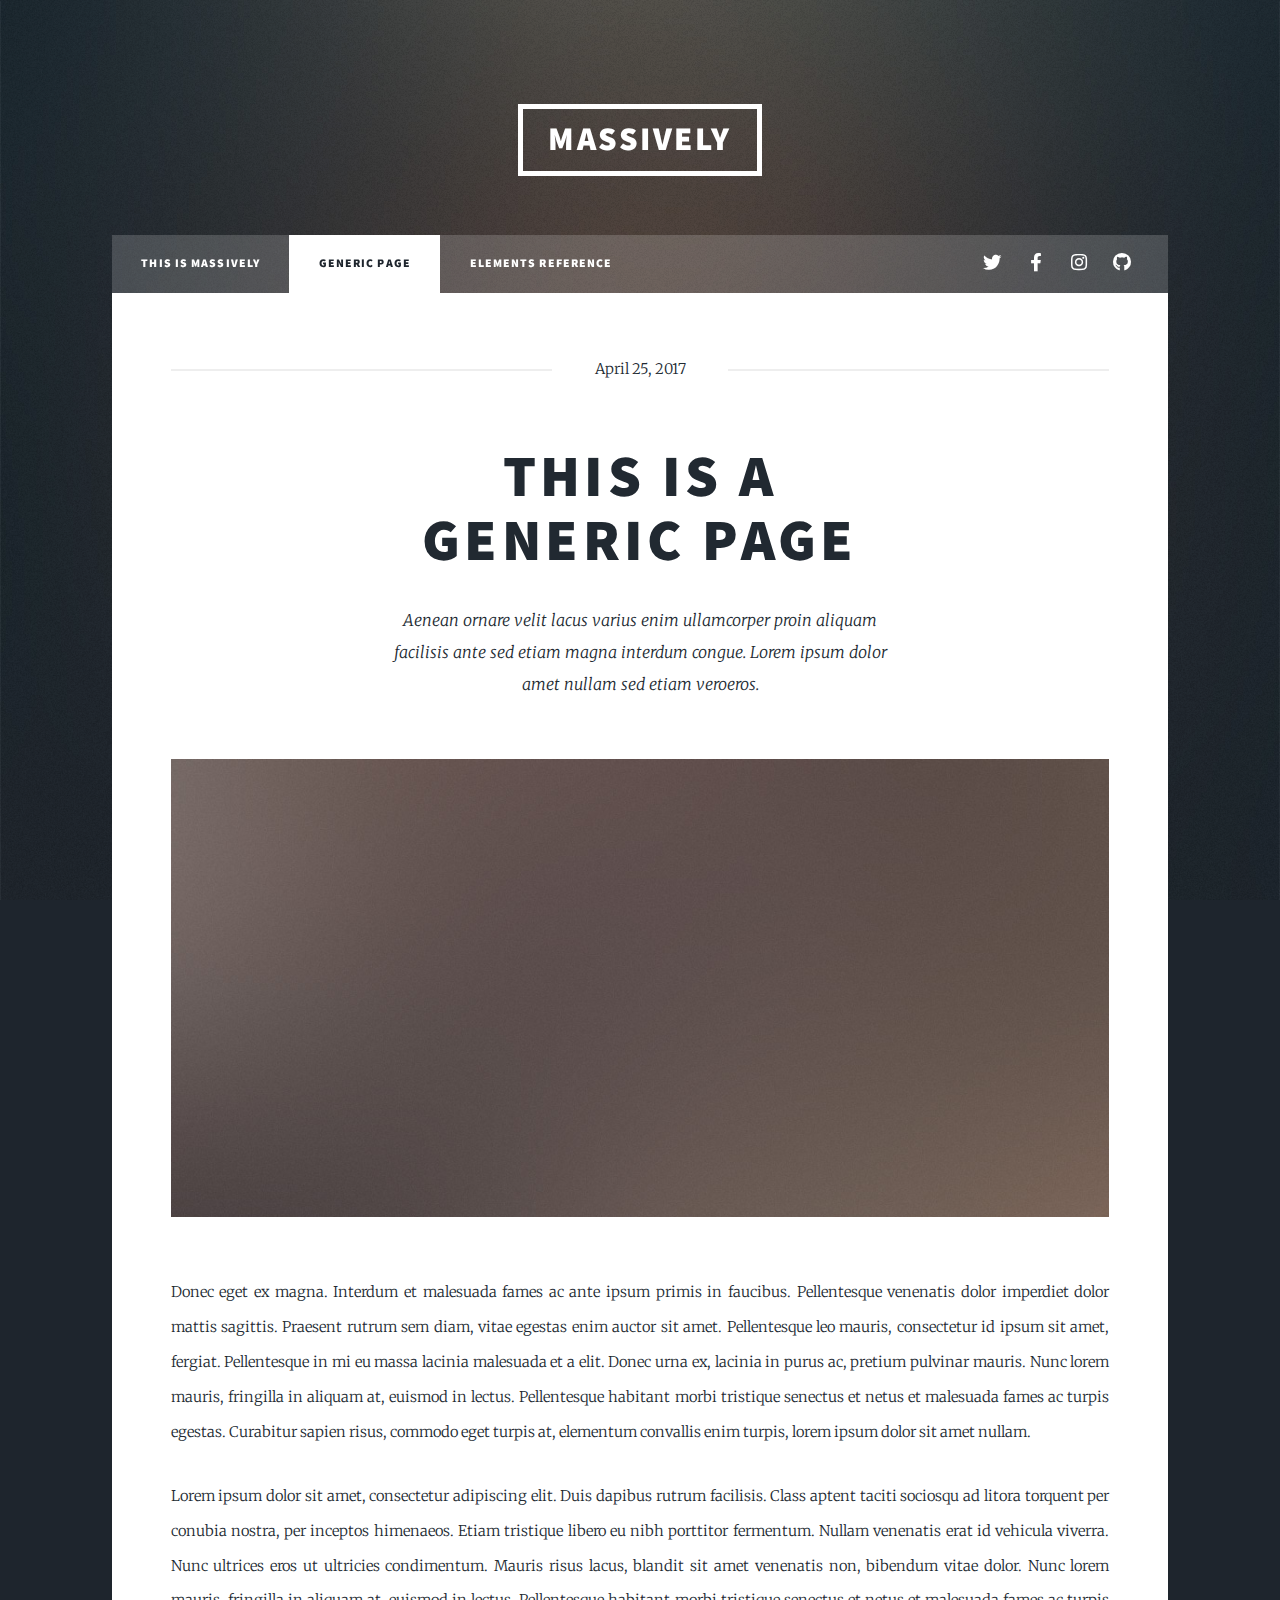
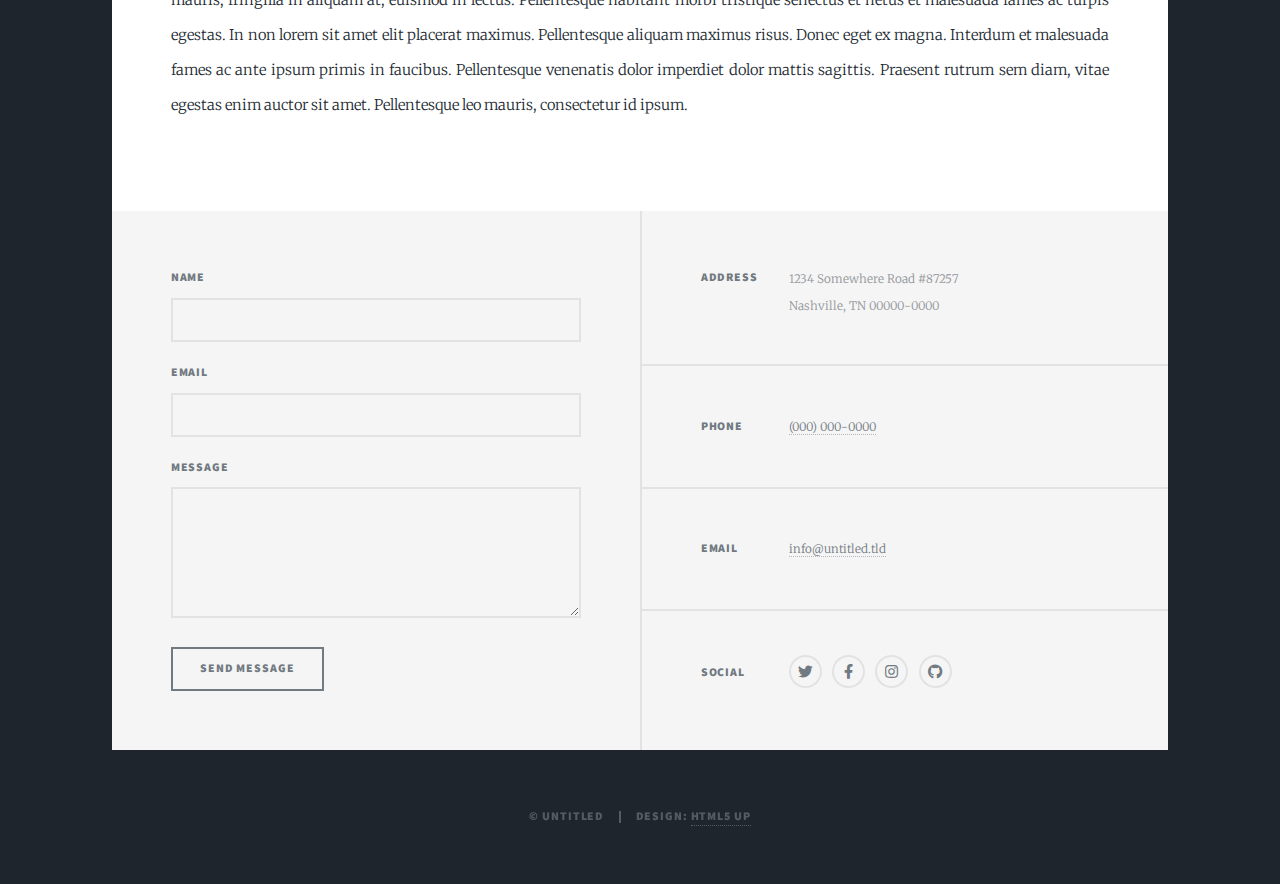
<file: generic.html>
<!DOCTYPE HTML>
<!--
	Massively by HTML5 UP
	html5up.net | @ajlkn
	Free for personal and commercial use under the CCA 3.0 license (html5up.net/license)
-->
<html>
	<head>
		<title>Generic Page - Massively by HTML5 UP</title>
		<meta charset="utf-8" />
		<meta name="viewport" content="width=device-width, initial-scale=1, user-scalable=no" />
		<link rel="stylesheet" href="assets/css/main.css" />
		<noscript><link rel="stylesheet" href="assets/css/noscript.css" /></noscript>
	</head>
	<body class="is-preload">

		<!-- Wrapper -->
			<div id="wrapper">

				<!-- Header -->
					<header id="header">
						<a href="index.html" class="logo">Massively</a>
					</header>

				<!-- Nav -->
					<nav id="nav">
						<ul class="links">
							<li><a href="index.html">This is Massively</a></li>
							<li class="active"><a href="generic.html">Generic Page</a></li>
							<li><a href="elements.html">Elements Reference</a></li>
						</ul>
						<ul class="icons">
							<li><a href="#" class="icon brands fa-twitter"><span class="label">Twitter</span></a></li>
							<li><a href="#" class="icon brands fa-facebook-f"><span class="label">Facebook</span></a></li>
							<li><a href="#" class="icon brands fa-instagram"><span class="label">Instagram</span></a></li>
							<li><a href="#" class="icon brands fa-github"><span class="label">GitHub</span></a></li>
						</ul>
					</nav>

				<!-- Main -->
					<div id="main">

						<!-- Post -->
							<section class="post">
								<header class="major">
									<span class="date">April 25, 2017</span>
									<h1>This is a<br />
									Generic Page</h1>
									<p>Aenean ornare velit lacus varius enim ullamcorper proin aliquam<br />
									facilisis ante sed etiam magna interdum congue. Lorem ipsum dolor<br />
									amet nullam sed etiam veroeros.</p>
								</header>
								<div class="image main"><img src="images/pic01.jpg" alt="" /></div>
								<p>Donec eget ex magna. Interdum et malesuada fames ac ante ipsum primis in faucibus. Pellentesque venenatis dolor imperdiet dolor mattis sagittis. Praesent rutrum sem diam, vitae egestas enim auctor sit amet. Pellentesque leo mauris, consectetur id ipsum sit amet, fergiat. Pellentesque in mi eu massa lacinia malesuada et a elit. Donec urna ex, lacinia in purus ac, pretium pulvinar mauris. Nunc lorem mauris, fringilla in aliquam at, euismod in lectus. Pellentesque habitant morbi tristique senectus et netus et malesuada fames ac turpis egestas. Curabitur sapien risus, commodo eget turpis at, elementum convallis enim turpis, lorem ipsum dolor sit amet nullam.</p>
								<p>Lorem ipsum dolor sit amet, consectetur adipiscing elit. Duis dapibus rutrum facilisis. Class aptent taciti sociosqu ad litora torquent per conubia nostra, per inceptos himenaeos. Etiam tristique libero eu nibh porttitor fermentum. Nullam venenatis erat id vehicula viverra. Nunc ultrices eros ut ultricies condimentum. Mauris risus lacus, blandit sit amet venenatis non, bibendum vitae dolor. Nunc lorem mauris, fringilla in aliquam at, euismod in lectus. Pellentesque habitant morbi tristique senectus et netus et malesuada fames ac turpis egestas. In non lorem sit amet elit placerat maximus. Pellentesque aliquam maximus risus. Donec eget ex magna. Interdum et malesuada fames ac ante ipsum primis in faucibus. Pellentesque venenatis dolor imperdiet dolor mattis sagittis. Praesent rutrum sem diam, vitae egestas enim auctor sit amet. Pellentesque leo mauris, consectetur id ipsum.</p>
							</section>

					</div>

				<!-- Footer -->
					<footer id="footer">
						<section>
							<form method="post" action="#">
								<div class="fields">
									<div class="field">
										<label for="name">Name</label>
										<input type="text" name="name" id="name" />
									</div>
									<div class="field">
										<label for="email">Email</label>
										<input type="text" name="email" id="email" />
									</div>
									<div class="field">
										<label for="message">Message</label>
										<textarea name="message" id="message" rows="3"></textarea>
									</div>
								</div>
								<ul class="actions">
									<li><input type="submit" value="Send Message" /></li>
								</ul>
							</form>
						</section>
						<section class="split contact">
							<section class="alt">
								<h3>Address</h3>
								<p>1234 Somewhere Road #87257<br />
								Nashville, TN 00000-0000</p>
							</section>
							<section>
								<h3>Phone</h3>
								<p><a href="#">(000) 000-0000</a></p>
							</section>
							<section>
								<h3>Email</h3>
								<p><a href="#">info@untitled.tld</a></p>
							</section>
							<section>
								<h3>Social</h3>
								<ul class="icons alt">
									<li><a href="#" class="icon brands alt fa-twitter"><span class="label">Twitter</span></a></li>
									<li><a href="#" class="icon brands alt fa-facebook-f"><span class="label">Facebook</span></a></li>
									<li><a href="#" class="icon brands alt fa-instagram"><span class="label">Instagram</span></a></li>
									<li><a href="#" class="icon brands alt fa-github"><span class="label">GitHub</span></a></li>
								</ul>
							</section>
						</section>
					</footer>

				<!-- Copyright -->
					<div id="copyright">
						<ul><li>&copy; Untitled</li><li>Design: <a href="https://html5up.net">HTML5 UP</a></li></ul>
					</div>

			</div>

		<!-- Scripts -->
			<script src="assets/js/jquery.min.js"></script>
			<script src="assets/js/jquery.scrollex.min.js"></script>
			<script src="assets/js/jquery.scrolly.min.js"></script>
			<script src="assets/js/browser.min.js"></script>
			<script src="assets/js/breakpoints.min.js"></script>
			<script src="assets/js/util.js"></script>
			<script src="assets/js/main.js"></script>

	</body>
</html>
</file>
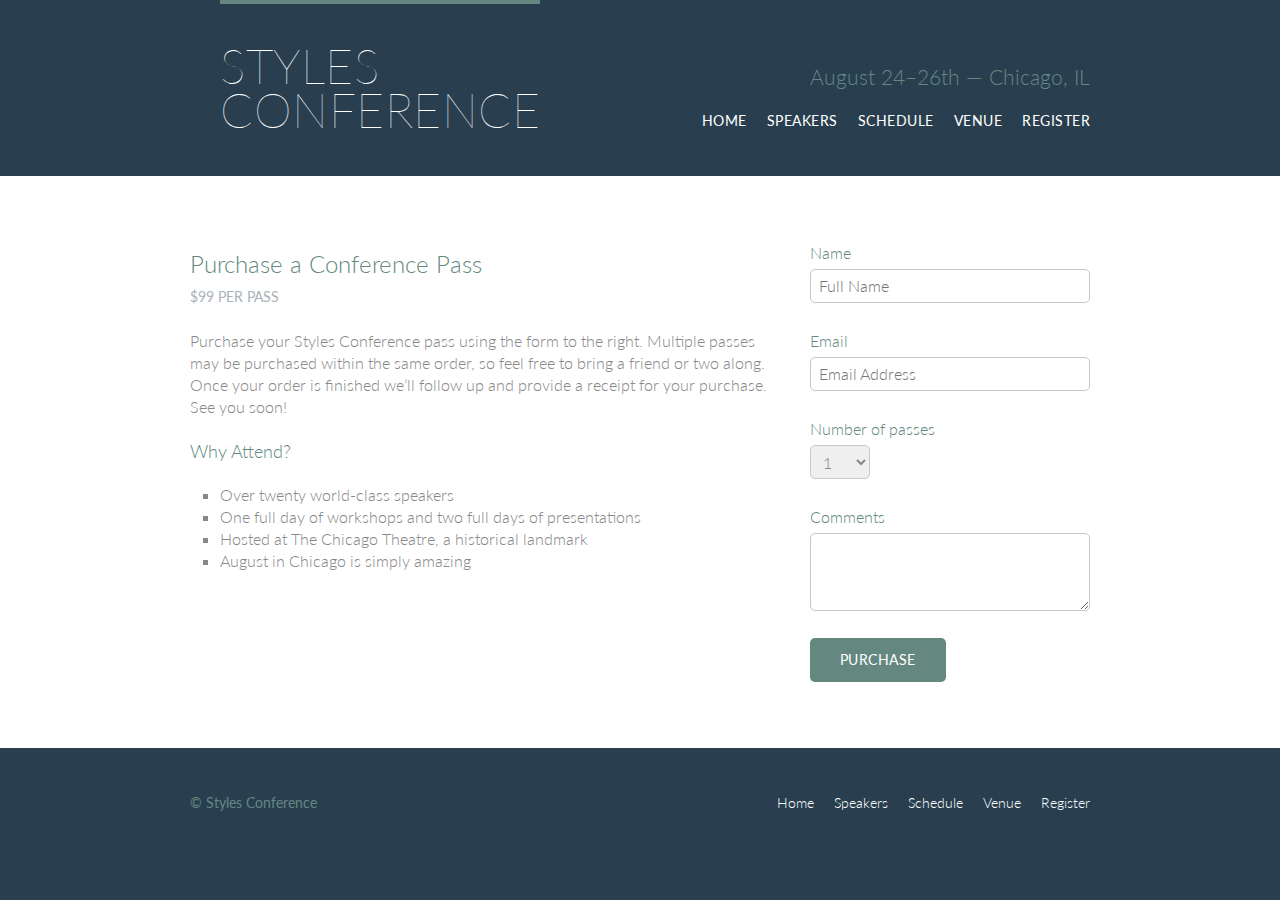
<file: styles conference project/register.html>
<!DOCTYPE html>
<html lang="en">
    <head>
        <meta charset="utf-8" />
        <title>Register</title>
        <link rel="stylesheet" href="assets/stylesheets/main.css" />
        <link rel="stylesheet" href="https://fonts.googleapis.com/css2?family=Lato:wght@100;300;400&display=swap" />
    </head>
    <body>
        <header class="container group primary-header">
            <section class="container">
                <h1 class="logo"><a href="index.html">Styles <br> Conference</a></h1>
            </section>
            <h3 class="tagline">August 24&ndash;26th &mdash; Chicago, IL</h3>
            <nav class="nav primary-nav">
                <ul>
                    <li><a href="index.html">Home</a></li><!--
                    --><li><a href="speakers.html">Speakers</a></li><!--
                    --><li><a href="schedule.html">Schedule</a></li><!--
                    --><li><a href="venue.html">Venue</a></li><!--
                    --><li><a href="register.html">Register</a></li>
                </ul>
            </nav>
        </header>
        <section class="row">
            <div class="grid">
                <section class="col-2-3">
                    <h2>Purchase a Conference Pass</h2>
                    <h5>$99 per Pass</h5>
                    <p>Purchase your Styles Conference pass using the form to the right. Multiple passes may be purchased within the same order, so feel free to bring a friend or two along.
                         Once your order is finished we&#8217;ll follow up and provide a receipt for your purchase. See you soon!</p>
                    <h4>Why Attend?</h4>
                    <ul class="why-attend">
                        <li>Over twenty world-class speakers</li>
                        <li>One full day of workshops and two full days of presentations</li>
                        <li>Hosted at The Chicago Theatre, a historical landmark</li>
                        <li>August in Chicago is simply amazing</li>
                    </ul>
                </section><!--
                --><form class="col-1-3" action="#" method="post">
                    <fieldset class="register-group">
                        <label>
                            Name <input type="text" name='name' placeholder="Full Name" required/>
                        </label>
                        <label>
                            Email <input type="email" name="email" placeholder="Email Address" required />
                        </label>
                        <label>
                            Number of passes
                            <select name="quantity" required>
                                <option value="1" selected>1</option>
                                <option value="2">2</option>
                                <option value="3">3</option>
                                <option value="4">4</option>
                                <option value="5">5</option>
                            </select>
                        </label>
                        <label>
                            Comments
                            <textarea name="comments"></textarea>
                        </label>
                    </fieldset>
                    <input class="btn btn-default" type="submit" value="Purchase" name="submit" />
                </form>
            </div>
        </section>
        <footer class="container group primary-footer">
            <small>&copy; Styles Conference</small>
            <nav class="nav">
                <ul>
                    <li><a href="index.html">Home</a></li><!--
                    --><li><a href="speakers.html">Speakers</a></li><!--
                    --><li><a href="schedule.html">Schedule</a></li><!--
                    --><li><a href="venue.html">Venue</a></li><!--
                    --><li><a href="register.html">Register</a></li>
                </ul>
            </nav>
        </footer> 
    </body>
</html>
</file>
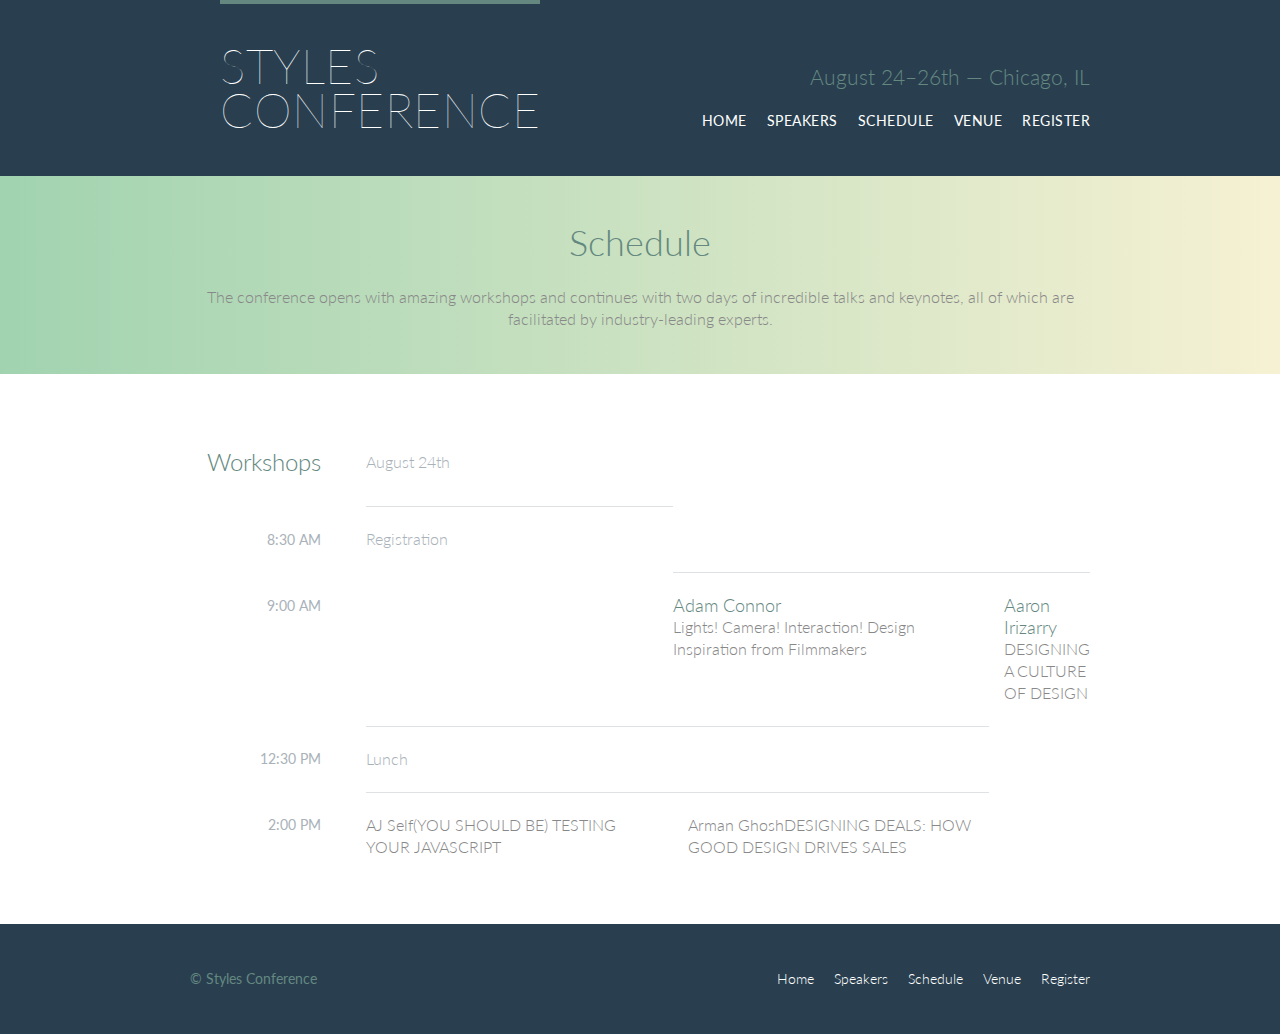
<file: styles conference project/schedule.html>
<!DOCTYPE html>
<html lang="en">
    <head>
        <meta charset="utf-8" />
        <title>Schedule</title>
        <link rel="stylesheet" href="assets/stylesheets/main.css" />
        <link rel="stylesheet" href="https://fonts.googleapis.com/css2?family=Lato:wght@100;300;400&display=swap" />
    </head>
    <body>
        <header class="container group primary-header">
            <section class="container">
                <h1 class="logo"><a href="index.html">Styles <br> Conference</a></h1>
            </section>
            <h3 class="tagline">August 24&ndash;26th &mdash; Chicago, IL</h3>
            <nav class="nav primary-nav">
                <ul>
                    <li><a href="index.html">Home</a></li><!--
                    --><li><a href="speakers.html">Speakers</a></li><!--
                    --><li><a href="schedule.html">Schedule</a></li><!--
                    --><li><a href="venue.html">Venue</a></li><!--
                    --><li><a href="register.html">Register</a></li>
                </ul>
            </nav>
        </header>
        <section class="row-alt">
            <div class="lead container">
                <h1>Schedule</h1>
                <p>The conference opens with amazing workshops and continues with two days of incredible talks and keynotes,
                     all of which are facilitated by industry-leading experts.</p>
            </div>
        </section>
        <section class="row">
            <div class="container">
                <table>
                    <thead>
                        <tr>
                            <th scope="row">Workshops</th>
                            <td rowspan="2" class="schedule-offset">August 24th</td>
                        </tr>
                    </thead>
                    <tbody>
                        <tr>
                            <th scope="row"><time datetime="08:30:00">8:30 AM</time></th>
                            <td rowspan="2" class="schedule-offset">Registration</td>
                        </tr>
                        <tr>
                            <th scope="row"><time datetime="09:00:00">9:00 AM</time></th>
                            <td><a href="speakers.html#adam-connor"><h4>Adam Connor</h4>Lights! Camera! Interaction! Design Inspiration from Filmmakers</a></td>
                            <td><a href="speakers.html#aaron-irizarry"><h4>Aaron Irizarry</h4>DESIGNING A CULTURE OF DESIGN</a></td>
                        </tr>
                        <tr>
                            <th scope="row"><time datetime="12:30:00">12:30 PM</time></th>
                            <td colspan="2" class="schedule-offset">Lunch</td>
                        </tr>
                        <tr>
                            <th scope="row"><time datetime="14:00">2:00 PM</time></th>
                            <td><a href="speakers.html#aj-self">AJ Self</a>(YOU SHOULD BE) TESTING YOUR JAVASCRIPT</td>
                            <td><a href="speakers.html#arman-ghosh">Arman Ghosh</a>DESIGNING DEALS: HOW GOOD DESIGN DRIVES SALES</td>
                        </tr>
                    </tbody>
                </table>
            </div>
        </section>
        <footer class="container group primary-footer">
            <small>&copy; Styles Conference</small>
            <nav class="nav">
                <ul>
                    <li><a href="index.html">Home</a></li><!--
                    --><li><a href="speakers.html">Speakers</a></li><!--
                    --><li><a href="schedule.html">Schedule</a></li><!--
                    --><li><a href="venue.html">Venue</a></li><!--
                    --><li><a href="register.html">Register</a></li>
                </ul>
            </nav>
        </footer> 
    </body>
</html>
</file>
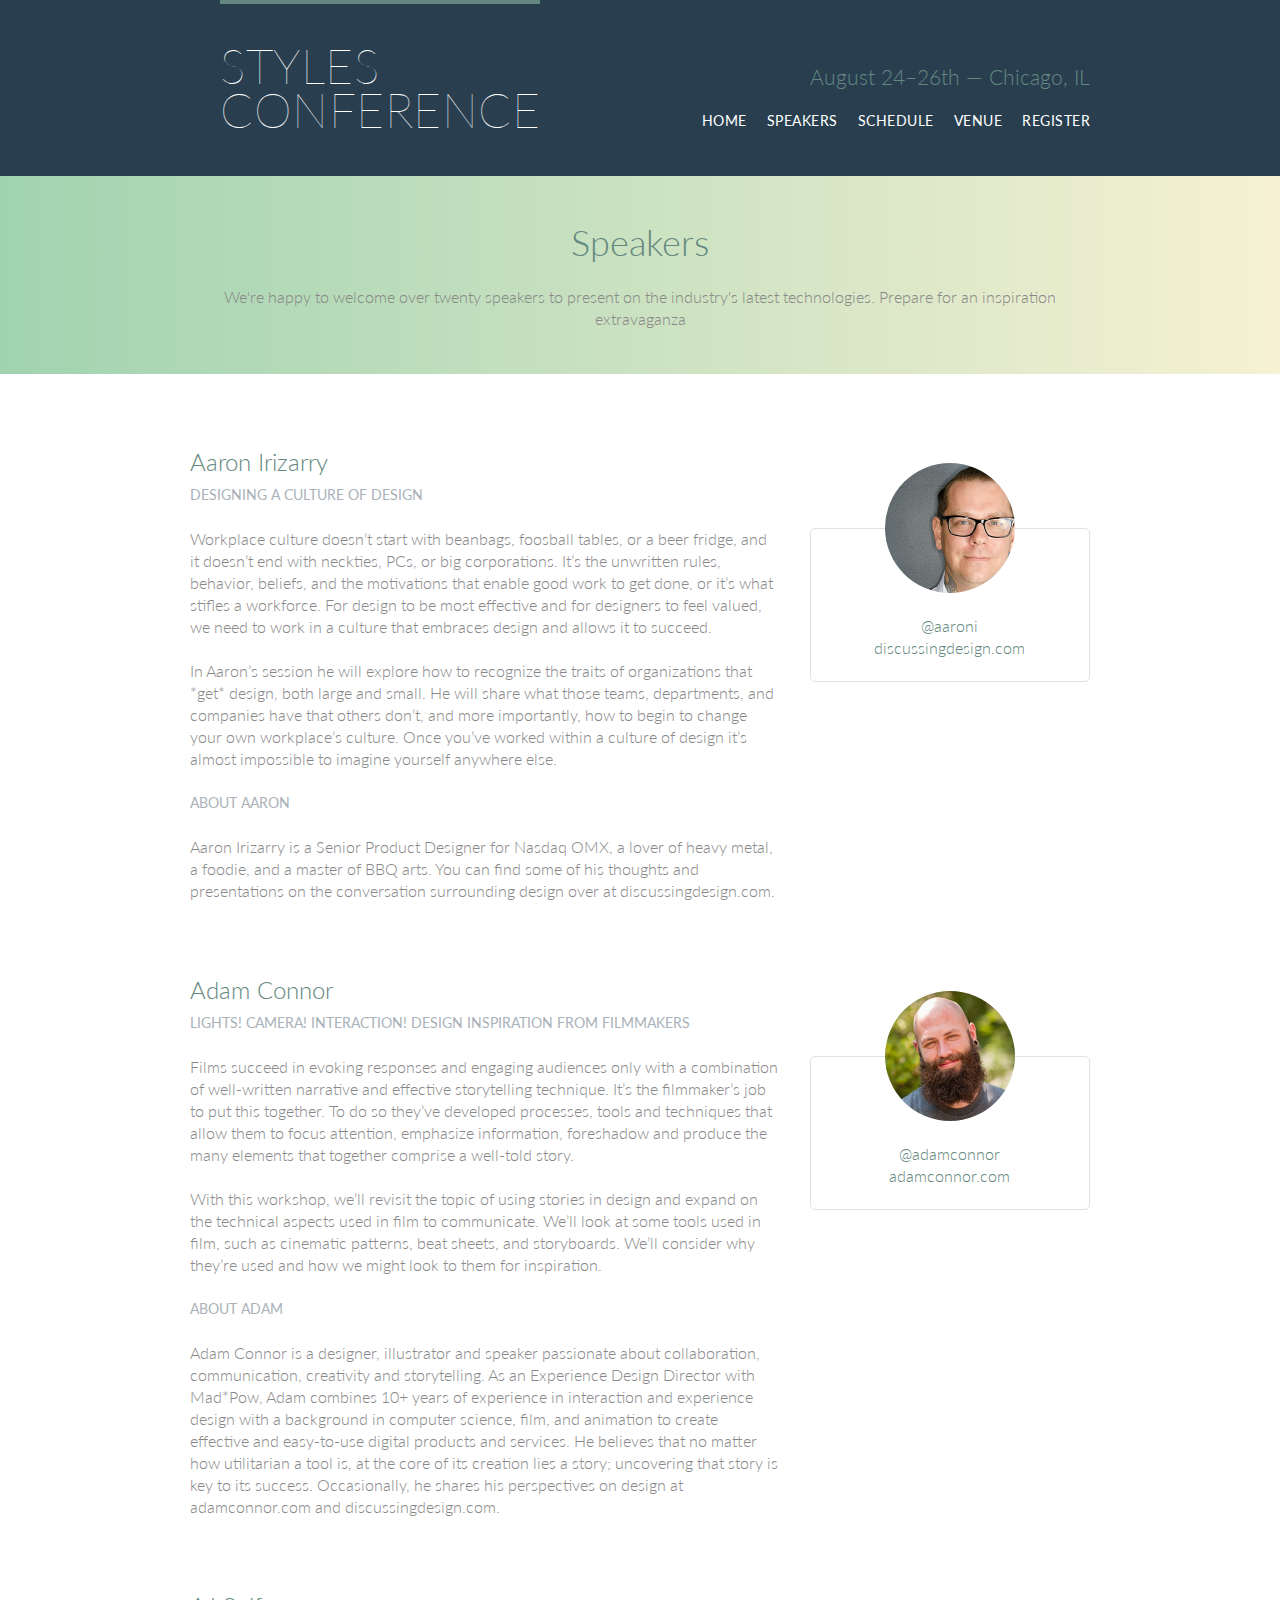
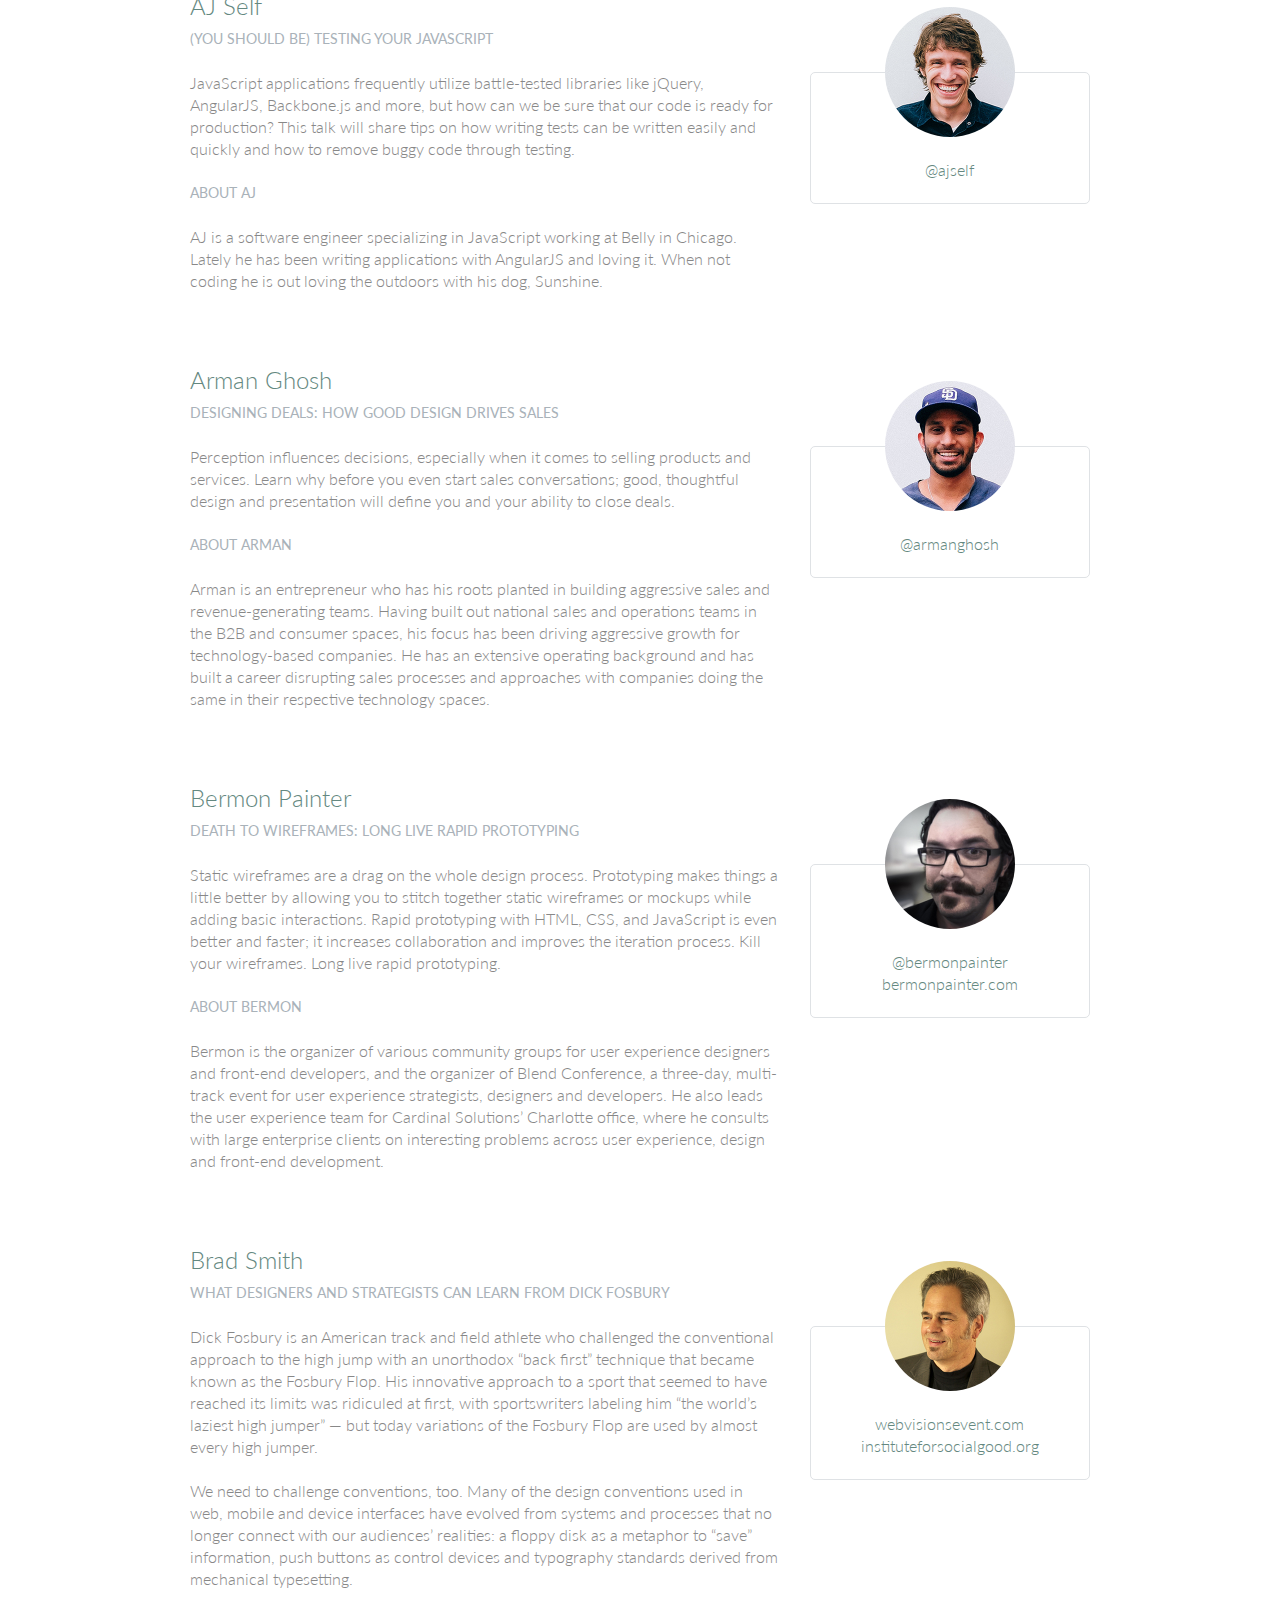
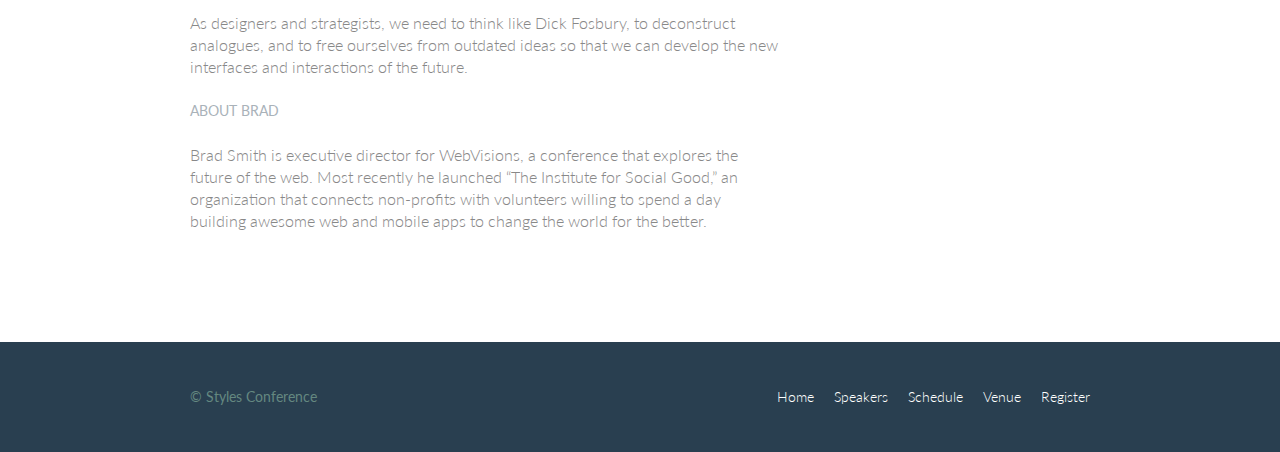
<file: styles conference project/speakers.html>
<!DOCTYPE html>
<html lang="en">
    <head>
        <meta charset="utf-8" />
        <title>Speakers</title>
        <link rel="stylesheet" href="assets/stylesheets/main.css" />
        <link rel="stylesheet" href="https://fonts.googleapis.com/css2?family=Lato:wght@100;300;400&display=swap" />
    </head>
    <body>
        <header class="container group primary-header">
            <section class="container">
                <h1 class="logo"><a href="index.html">Styles <br> Conference</a></h1>
            </section>
            <h3 class="tagline">August 24&ndash;26th &mdash; Chicago, IL</h3>
            <nav class="nav primary-nav">
                <ul>
                    <li><a href="index.html">Home</a></li><!--
                    --><li><a href="speakers.html">Speakers</a></li><!--
                    --><li><a href="schedule.html">Schedule</a></li><!--
                    --><li><a href="venue.html">Venue</a></li><!--
                    --><li><a href="register.html">Register</a></li>
                </ul>
            </nav>
        </header>
        <section class="row-alt">
            <div class="lead container">
                <h1>Speakers</h1>
                <p>We're happy to welcome over twenty speakers to present on the industry's latest technologies. Prepare for an inspiration extravaganza</p>
            </div>
        </section>
        <section class="row">
            <div class="grid">
                <section id="aaron-irizarry" class="speaker">
                    <div class="col-2-3">
                        <h2>Aaron Irizarry</h2>
                        <h5>DESIGNING A CULTURE OF DESIGN</h5>
                        <p>Workplace culture doesn’t start with beanbags, foosball tables, or a beer fridge, and it doesn’t end with neckties, PCs, or big corporations. It’s the unwritten rules, behavior, beliefs, and the motivations that enable good work to get done, or it’s what stifles a workforce. For design to be most effective and for designers to feel valued,
                             we need to work in a culture that embraces design and allows it to succeed.</p>
                        <p>In Aaron’s session he will explore how to recognize the traits of organizations that *get* design, both large and small. He will share what those teams, departments, and companies have that others don’t, and more importantly, how to begin to change your own workplace’s culture.
                             Once you’ve worked within a culture of design it’s almost impossible to imagine yourself anywhere else.</p>
                        <h5>ABOUT AARON</h5>
                         <p>Aaron Irizarry is a Senior Product Designer for Nasdaq OMX, a lover of heavy metal, a foodie, and a master of BBQ arts.
                             You can find some of his thoughts and presentations on the conversation surrounding design over at discussingdesign.com.</p>
                    </div><!--
                    --><aside class="col-1-3">
                        <div class="speaker-info">
                            <img src="assets/images/speakers/aaron-irizarry.jpg" alt="Aaron Irizarry" />
                            <ul>
                              <li><a href="https://twitter.com/aaroni">@aaroni</a></li>
                              <li><a href="http://www.discussingdesign.com/">discussingdesign.com</a></li>
                            </ul>
                          </div>
                    </aside>
                </section>
                <section id="adam-connor" class="speaker">
                    <div class="col-2-3">
                        <h2>Adam Connor</h2>
                        <h5>LIGHTS! CAMERA! INTERACTION! DESIGN INSPIRATION FROM FILMMAKERS</h5>
                        <p>Films succeed in evoking responses and engaging audiences only with a combination of well-written narrative and effective storytelling technique. It’s the filmmaker’s job to put this together. To do so they’ve developed processes, tools and techniques that allow them to focus attention, emphasize information,
                             foreshadow and produce the many elements that together comprise a well-told story.</p>
                        <p>With this workshop, we’ll revisit the topic of using stories in design and expand on the technical aspects used in film to communicate. We’ll look at some tools used in film, such as cinematic patterns,
                             beat sheets, and storyboards. We’ll consider why they’re used and how we might look to them for inspiration.</p>
                        <h5>ABOUT ADAM</h5>
                         <p>Adam Connor is a designer, illustrator and speaker passionate about collaboration, communication, creativity and storytelling. As an Experience Design Director with Mad*Pow, Adam combines 10+ years of experience in interaction and experience design with a background in computer science, film, and animation to create effective and easy-to-use digital products and services. He believes that no matter how utilitarian a tool is, at the core of its creation lies a story; uncovering that story is key to its success.
                             Occasionally, he shares his perspectives on design at adamconnor.com and discussingdesign.com.</p>
                    </div><!--
                    --><aside class="col-1-3">
                        <div class="speaker-info">
                            <img src="assets/images/speakers/adam-connor.jpg" alt="Adam Connor" />
                            <ul>
                              <li><a href="https://twitter.com/adamconnor">@adamconnor</a></li>
                              <li><a href="http://adamconnor.com/">adamconnor.com</a></li>
                            </ul>
                          </div>
                    </aside>
                </section>
                <section id="aj-self" class="speaker">
                    <div class="col-2-3">
                        <h2>AJ Self</h2>
                        <h5>(YOU SHOULD BE) TESTING YOUR JAVASCRIPT</h5>
                        <p>JavaScript applications frequently utilize battle-tested libraries like jQuery, AngularJS, Backbone.js and more, but how can we be sure that our code is ready for production?
                             This talk will share tips on how writing tests can be written easily and quickly and how to remove buggy code through testing.</p>
                        <h5>ABOUT AJ</h5>
                         <p>AJ is a software engineer specializing in JavaScript working at Belly in Chicago. Lately he has been writing applications with AngularJS and loving it.
                             When not coding he is out loving the outdoors with his dog, Sunshine.</p>
                    </div><!--
                    --><aside class="col-1-3">
                        <div class="speaker-info">
                            <img src="assets/images/speakers/aj-self.jpg" alt="AJ Self" />
                            <ul>
                              <li><a href="https://twitter.com/ajself">@ajself</a></li>
                            </ul>
                          </div>
                    </aside>
                </section>
                <section id="arman-ghosh" class="speaker">
                    <div class="col-2-3">
                        <h2>Arman Ghosh</h2>
                        <h5>DESIGNING DEALS: HOW GOOD DESIGN DRIVES SALES</h5>
                        <p>Perception influences decisions, especially when it comes to selling products and services. Learn why before you even start sales conversations;
                             good, thoughtful design and presentation will define you and your ability to close deals.</p>
                        <h5>ABOUT ARMAN</h5>
                         <p>Arman is an entrepreneur who has his roots planted in building aggressive sales and revenue-generating teams. Having built out national sales and operations teams in the B2B and consumer spaces, his focus has been driving aggressive growth for technology-based companies. He has an extensive operating background and
                             has built a career disrupting sales processes and approaches with companies doing the same in their respective technology spaces.</p>
                    </div><!--
                    --><aside class="col-1-3">
                        <div class="speaker-info">
                            <img src="assets/images/speakers/arman-ghosh.jpg" alt="Arman Ghosh" />
                            <ul>
                              <li><a href="https://twitter.com/armanghosh">@armanghosh</a></li>
                            </ul>
                          </div>
                    </aside>
                </section>
                <section id="bermon-painter" class="speaker">
                    <div class="col-2-3">
                        <h2>Bermon Painter</h2>
                        <h5>DEATH TO WIREFRAMES: LONG LIVE RAPID PROTOTYPING</h5>
                        <p>Static wireframes are a drag on the whole design process. Prototyping makes things a little better by allowing you to stitch together static wireframes or mockups while adding basic interactions. Rapid prototyping with HTML, CSS, and JavaScript is even better and faster;
                             it increases collaboration and improves the iteration process. Kill your wireframes. Long live rapid prototyping.</p>
                        <h5>ABOUT BERMON</h5>
                         <p>Bermon is the organizer of various community groups for user experience designers and front-end developers, and the organizer of Blend Conference, a three-day, multi-track event for user experience strategists, designers and developers. He also leads the user experience team for Cardinal Solutions’ Charlotte office,
                             where he consults with large enterprise clients on interesting problems across user experience, design and front-end development.</p>
                    </div><!--
                    --><aside class="col-1-3">
                        <div class="speaker-info">
                            <img src="assets/images/speakers/bermon-painter.jpg" alt="Bermon Painter" />
                            <ul>
                              <li><a href="https://twitter.com/bermonpainter">@bermonpainter</a></li>
                              <li><a href="http://bermonpainter.com/">bermonpainter.com</a></li>
                            </ul>
                          </div>
                    </aside>
                </section>
                <section id="brad-smith" class="speaker">
                    <div class="col-2-3">
                        <h2>Brad Smith</h2>
                        <h5>WHAT DESIGNERS AND STRATEGISTS CAN LEARN FROM DICK FOSBURY</h5>
                        <p>Dick Fosbury is an American track and field athlete who challenged the conventional approach to the high jump with an unorthodox “back first” technique that became known as the Fosbury Flop. His innovative approach to a sport that seemed to have reached its limits was ridiculed at first,
                             with sportswriters labeling him “the world’s laziest high jumper” — but today variations of the Fosbury Flop are used by almost every high jumper.</p>
                        <p>We need to challenge conventions, too. Many of the design conventions used in web, mobile and device interfaces have evolved from systems and processes that no longer connect with our audiences’ realities: a floppy disk as a metaphor to “save” information,
                             push buttons as control devices and typography standards derived from mechanical typesetting.</p>
                        <p>As designers and strategists, we need to think like Dick Fosbury, to deconstruct analogues,
                             and to free ourselves from outdated ideas so that we can develop the new interfaces and interactions of the future.</p>
                        <h5>ABOUT BRAD</h5>
                        <p>Brad Smith is executive director for WebVisions, a conference that explores the future of the web. Most recently he launched “The Institute for Social Good,”
                             an organization that connects non-profits with volunteers willing to spend a day building awesome web and mobile apps to change the world for the better.</p>
                    </div><!--
                    --><aside class="col-1-3">
                        <div class="speaker-info">
                            <img src="assets/images/speakers/brad-smith.jpg" alt="Brad Smith" />
                            <ul>
                              <li><a href="http://www.webvisionsevent.com/">webvisionsevent.com</a></li>
                              <li><a href="http://www.instituteforsocialgood.org/">instituteforsocialgood.org</a></li>
                            </ul>
                          </div>
                    </aside>
                </section>
            </div>
        </section>
        <footer class="container group primary-footer">
            <small>&copy; Styles Conference</small>
            <nav class="nav">
                <ul>
                    <li><a href="index.html">Home</a></li><!--
                    --><li><a href="speakers.html">Speakers</a></li><!--
                    --><li><a href="schedule.html">Schedule</a></li><!--
                    --><li><a href="venue.html">Venue</a></li><!--
                    --><li><a href="register.html">Register</a></li>
                </ul>
            </nav>
        </footer> 
    </body>
</html>
</file>
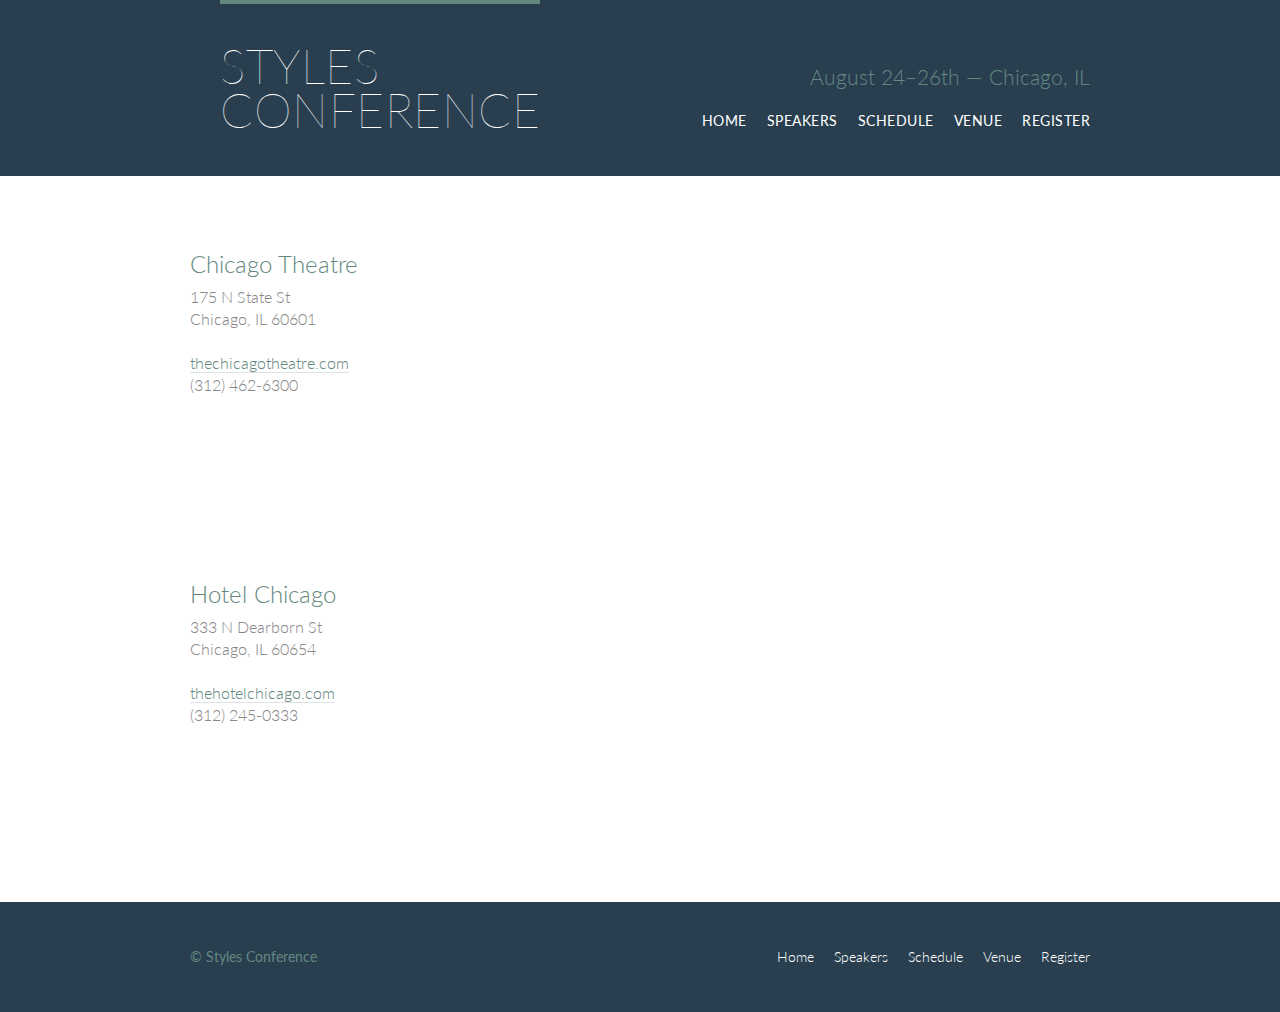
<file: styles conference project/venue.html>
<!DOCTYPE html>
<html lang="en">
    <head>
        <meta charset="utf-8" />
        <title>Venue</title>
        <link rel="stylesheet" href="assets/stylesheets/main.css" />
        <link rel="stylesheet" href="https://fonts.googleapis.com/css2?family=Lato:wght@100;300;400&display=swap" />
    </head>
    <body>
        <header class="container group primary-header">
            <section class="container">
                <h1 class="logo"><a href="index.html">Styles <br> Conference</a></h1>
            </section>
            <h3 class="tagline">August 24&ndash;26th &mdash; Chicago, IL</h3>
            <nav class="nav primary-nav">
                <ul>
                    <li><a href="index.html">Home</a></li><!--
                    --><li><a href="speakers.html">Speakers</a></li><!--
                    --><li><a href="schedule.html">Schedule</a></li><!--
                    --><li><a href="venue.html">Venue</a></li><!--
                    --><li><a href="register.html">Register</a></li>
                </ul>
            </nav>
        </header>
        <section class="row">
            <div class="grid">
                <section class="venue-theatre">
                    <div class="col-1-3">
                        <h2>Chicago Theatre</h2>
                        <p>175 N State St <br> Chicago, IL 60601</p>
                        <p><a href="http://www.thechicagotheatre.com/">thechicagotheatre.com</a> <br> (312) 462-6300</p>
                    </div><!--
                    --><iframe class="venue-map col-2-3" src="https://www.google.com/maps/embed?pb=!1m5!3m3!1m2!1s0x880e2ca55810a493%3A0x4700ddf60fcbfad6!2schicago+theatre!5e0!3m2!1sen!2sus!4v1388701393606"></iframe>
                </section>
                <section class="venue-hotel">
                    <div class="col-1-3">
                        <h2>Hotel Chicago</h2>
                        <p>333 N Dearborn St <br> Chicago, IL 60654</p>
                        <p><a href="http://thehotelchicago.com/">thehotelchicago.com</a> <br> (312) 245-0333</p>
                    </div><!--
                    --><iframe class="venue-map col-2-3" src="https://www.google.com/maps/embed?pb=!1m5!3m3!1m2!1s0x880e2cb1da049173%3A0xa5c91d255a775f0b!2sHotel+Sax+Chicago%2C+North+Dearborn+Street%2C+Chicago%2C+IL!5e0!3m2!1sen!2sus!4v1388702493978"></iframe>
                </section>
            </div>
        </section>
        <footer class="container group primary-footer">
            <small>&copy; Styles Conference</small>
            <nav class="nav">
                <ul>
                    <li><a href="index.html">Home</a></li><!--
                    --><li><a href="speakers.html">Speakers</a></li><!--
                    --><li><a href="schedule.html">Schedule</a></li><!--
                    --><li><a href="venue.html">Venue</a></li><!--
                    --><li><a href="register.html">Register</a></li>
                </ul>
            </nav>
        </footer> 
    </body>
</html>
</file>
<file: styles conference project/assets/stylesheets/main.css>
html, body, div, span, applet, object, iframe,
h1, h2, h3, h4, h5, h6, p, blockquote, pre,
a, abbr, acronym, address, big, cite, code,
del, dfn, em, img, ins, kbd, q, s, samp,
small, strike, strong, sub, sup, tt, var,
b, u, i, center,
dl, dt, dd, ol, ul, li,
fieldset, form, label, legend,
table, caption, tbody, tfoot, thead, tr, th, td,
article, aside, canvas, details, embed,
figure, figcaption, footer, header, hgroup,
menu, nav, output, ruby, section, summary,
time, mark, audio, video {
  margin: 0;
  padding: 0;
  border: 0;
  font-size: 100%;
  font: inherit;
  vertical-align: baseline;
}
/* HTML5 display-role reset for older browsers */
article, aside, details, figcaption, figure,
footer, header, hgroup, menu, nav, section {
  display: block;
}
body {
  line-height: 1;
  color: #888;
  font: 300 16px/22px "Lato", "Open Sans", "Helvetica Neue", Helvetica, Arial, sans-serif;
  background: #293f50;
}
ol, ul {
  list-style: none;
}
blockquote, q {
  quotes: none;
}
blockquote:before, blockquote:after,
q:before, q:after {
  content: '';
  content: none;
}
table {
  border-collapse: collapse;
  border-spacing: 0;
}
/*
---------------Custom Styles
*/

strong {
  font-weight: 400;
}

cite, em {
  font-style: italic;
}
/* 
-----------------
grid
-----------------
*/
*, *::after,*::before {
  box-sizing: border-box;
}
.container,
.grid {
  width: 960px;
  margin: 0 auto;
}

.lead {
  text-align: center;
}

.container {
  padding-left: 30px;
  padding-right: 30px;
}
.col-1-3 {
  width: 33.33%;
}
.col-2-3 {
  width: 66.66%;
}
.col-1-3,
 .col-2-3 {
  display: inline-block;
  vertical-align: top;
}
.grid,
.col-1-3,
.col-2-3 {
  padding-left: 15px;
  padding-right: 15px;
}
/*
----------------
Typography
----------------
*/
h1, h3, h4, h5, p {
  margin-bottom: 22px;
}

h1, h2, h3, h4 {
  color: #648880;
}

h1 {
  font-size: 36px;
  line-height: 44px;
}

h2 {
  font-size: 24px;
  line-height: 44px;
}

h3 {
  font-size: 21px;
}

h4 {
  font-size: 18px;
}

h5 {
  color: #a9b2b9;
  font-size: 14px;
  font-weight: 400;
  text-transform: uppercase;
}
/*
-------------------- Buttons
*/
.btn {
  border-radius: 5px;
  display: inline-block;
  margin: 0;
  color: #fff;
  cursor: pointer;
  font-weight: 400;
  letter-spacing: .5px;
  text-transform: uppercase;
}

.btn-alt {
  border: 1px solid #dfe3e5;
  padding: 10px 30px;
}

.btn-alt:hover {
  background: #fff;
  color: #648880;
}
/*
----------------- Home
*/
.hero {
  color: #fff;
  padding: 22px 80px 66px 80px;
  line-height: 44px;
  text-align: center;
}

.hero h2 {
  font-size: 36px;
}

.hero p {
  font-size: 24px;
  font-weight: 100;
}

.teaser a:hover h3 {
  color: #a9b2b9;
}
/*
-------------------------clearfix
*/
.group::after,
.group::before {
  content: "";
  display: table;
}

.group::after {
  clear: both;
}
.group {
  clear: both;
  *zoom: 1;
}
/*
-------------------------Rows
*/
.row {
  background: #fff;
  padding: 66px 0 44px 0;
}

.row, .row-alt {
  min-width: 960px;
}

.row-alt {
  background: #cbe2c1;
  background: linear-gradient(to right, #a1d3b0, #f6f1d3);
  background: -moz-linear-gradient(to right, #a1d3b0, #f6f1d3);
  background: linear-gradient(to right, #a1d3b0, #f6f1d3);
  padding: 44px 0 22px 0; 
}
/*
-----------------------Primary Header
*/
.logo {
  float: left;
  border-top: 4px solid #648880;
  padding: 40px 0 22px 0;
  font-size: 48px;
  line-height: 44px;
  font-weight: 100;
  text-transform: uppercase;
  letter-spacing: .5px;
}

.tagline {
  margin: 66px 0 22px 0;
  text-align: right;
}

.primary-nav {
  font-size: 14px;
  font-weight: 400;
  text-transform: uppercase;
  letter-spacing: .5px;
}
/*
----------------------Primary Footer
*/
.primary-footer small {
  float: left;
  font-weight: 400;
}
.primary-footer {
  padding-top: 44px;
  padding-bottom: 44px;
  color: #648880;
  font-size: 14px;
}

/*
-----------------------Links
*/
a:hover {
  color: #a9b2b9;
}

a {
  color: #648880;
  text-decoration: none;
}

p a {
  border-bottom: 1px solid #dfe2e5;
}
.primary-footer a, .primary-header a {
  color: #fff;
}

.primary-footer a:hover, .primary-header a:hover {
  color: #648880;
} 
/*
------------------------Navigation
*/
.nav {
  text-align: right;
}

.nav li {
  display: inline-block;
  margin: 0 10px;
  vertical-align: top;
}

.nav li:last-child {
  margin-right: 0;
}
/*
---------------------Speakers
*/
.speaker-info {
  border: 1px solid #dfe2e5;
  border-radius: 5px;
  margin-top: 88px;
  padding-bottom: 22px;
  text-align: center;
}

.speaker {
  margin-bottom: 44px;
}
/*
------------------------------------------------Schedule
*/
table {
  margin-bottom: 44px;
  width: 100%;
}

table:last-child {
  margin-bottom: 0;
}

th, td {
  padding-bottom: 22px;
  vertical-align: top;
}

th {
  padding-right: 45px;
  text-align: right;
  width: 20%;
}
td {
  width: 40%;
}

thead {
  line-height: 44px;
}

thead th {
  color: #648880;
  font-size: 24px;
}

tbody th {
  color: #a9b2b9;
  font-size: 14px;
  font-weight: 400;
  padding-top: 22px;
  text-transform: uppercase;
}

tbody td {
  border-top: 1px solid #dfe2e5;
  padding-top: 21px;
}

tbody td:first-of-type {
  padding-right: 15px;
}

tbody td:last-of-type {
  padding-left: 15px;
}

tbody td:only-of-type {
  padding-left: 0;
  padding-right: 0;
}

table a {
  color: #888;
}

table h4 {
  margin-bottom: 0;
}

.schedule-offset {
  color: #a9b2b9;
}
/*
---------------------Images
*/
.teaser img {
  display:block;
  max-width: 100%;
  border-radius: 5px;
  margin-bottom: 22px;
}

.speaker-info img {
  border-radius: 50%;
  height: 130px;
  margin: -66px 0 22px 0;
  vertical-align: top;
}
/*
----------------------------------Venue
*/
.venue-theatre {
  margin-bottom: 66px;
}

.venue-hotel {
  margin-bottom: 22px;
}

.venue-map {
  height: 264px;
}
/*
----------------------------------Register
*/
.why-attend {
  list-style: square;
  margin: 0 0 22px 30px;
}

form {
  margin-bottom: 22px;
}

input,
select,
textarea {
  font: 300 16px/22px "Lato", "Open Sans", "Helvetica Neue", Helvetica, Arial, sans-serif;
}

.register-group label {
  color: #648880;
  cursor: pointer;
  font-weight: 400px;
}

.register-group input,
.register-group select,
.register-group textarea {
  border: 1px solid #c6c9cc;
  border-radius: 5px;
  color: #888;
  display: block;
  margin: 5px 0 27px 0;
  padding: 5px 8px;
}

.register-group input,
.register-group textarea {
  width: 100%;
}

.register-group select {
  height: 34px;
  width: 60px;
}

.register-group textarea {
  height: 78px;
}

.btn-default {
  border: 0;
  background: #648880;
  padding: 11px 30px;
  font-size: 14px;
}

.btn-default:hover {
  background: #77a198;
}
</file>
<file: assets/css/main.css>
@import url(fontawesome-all.min.css);
@import url("https://fonts.googleapis.com/css?family=Merriweather:300,700,300italic,700italic|Source+Sans+Pro:900");

/*
	Massively by HTML5 UP
	html5up.net | @ajlkn
	Free for personal and commercial use under the CCA 3.0 license (html5up.net/license)
*/

html, body, div, span, applet, object,
iframe, h1, h2, h3, h4, h5, h6, p, blockquote,
pre, a, abbr, acronym, address, big, cite,
code, del, dfn, em, img, ins, kbd, q, s, samp,
small, strike, strong, sub, sup, tt, var, b,
u, i, center, dl, dt, dd, ol, ul, li, fieldset,
form, label, legend, table, caption, tbody,
tfoot, thead, tr, th, td, article, aside,
canvas, details, embed, figure, figcaption,
footer, header, hgroup, menu, nav, output, ruby,
section, summary, time, mark, audio, video {
	margin: 0;
	padding: 0;
	border: 0;
	font-size: 100%;
	font: inherit;
	vertical-align: baseline;}

article, aside, details, figcaption, figure,
footer, header, hgroup, menu, nav, section {
	display: block;}

body {
	line-height: 1;
}

ol, ul {
	list-style: none;
}

blockquote, q {
	quotes: none;
}

	blockquote:before, blockquote:after, q:before, q:after {
		content: '';
		content: none;
	}

table {
	border-collapse: collapse;
	border-spacing: 0;
}

body {
	-webkit-text-size-adjust: none;
}

mark {
	background-color: transparent;
	color: inherit;
}

input::-moz-focus-inner {
	border: 0;
	padding: 0;
}

input, select, textarea {
	-moz-appearance: none;
	-webkit-appearance: none;
	-ms-appearance: none;
	appearance: none;
}
/* my CSS */
.center {
	text-align: center;
}

#placeholder{
	width: 100%;
	height: 75px;
}



/* Basic */

	@-ms-viewport {
		width: device-width;
	}

	body {
		-ms-overflow-style: scrollbar;
	}

	@media screen and (max-width: 480px) {

		html, body {
			min-width: 320px;
		}

	}

	html {
		box-sizing: border-box;
	}

	*, *:before, *:after {
		box-sizing: inherit;
	}

	body {
		background-color: #1e252d;
	}

		body.is-preload *, body.is-preload *:before, body.is-preload *:after {
			-moz-animation: none !important;
			-webkit-animation: none !important;
			-ms-animation: none !important;
			animation: none !important;
			-moz-transition: none !important;
			-webkit-transition: none !important;
			-ms-transition: none !important;
			transition: none !important;
		}

/* Type */

	html {
		font-size: 16pt;
	}

		@media screen and (max-width: 1680px) {

			html {
				font-size: 12pt;
			}

		}

		@media screen and (max-width: 1280px) {

			html {
				font-size: 11pt;
			}

		}

		@media screen and (max-width: 360px) {

			html {
				font-size: 10pt;
			}

		}

	body {
		color: #212931;
	}

	body, input, select, textarea {
		font-family: "Merriweather", Georgia, serif;
		font-weight: 300;
		font-size: 1rem;
		line-height: 2.375;
	}

	a {
		-moz-transition: color 0.2s ease-in-out, background-color 0.2s ease-in-out, border-color 0.2s ease-in-out, box-shadow 0.2s ease-in-out;
		-webkit-transition: color 0.2s ease-in-out, background-color 0.2s ease-in-out, border-color 0.2s ease-in-out, box-shadow 0.2s ease-in-out;
		-ms-transition: color 0.2s ease-in-out, background-color 0.2s ease-in-out, border-color 0.2s ease-in-out, box-shadow 0.2s ease-in-out;
		transition: color 0.2s ease-in-out, background-color 0.2s ease-in-out, border-color 0.2s ease-in-out, box-shadow 0.2s ease-in-out;
		border-bottom: dotted 1px;
		text-decoration: none;
	}

		a:hover {
			border-bottom-color: transparent;
		}

	strong, b {
		font-weight: 600;
	}

	em, i {
		font-style: italic;
	}

	p {
		text-align: justify;
		margin: 0 0 2rem 0;
	}

	h1, h2, h3, h4, h5, h6 {
		font-family: "Source Sans Pro", Helvetica, sans-serif;
		font-weight: 900;
		line-height: 1.5;
		letter-spacing: 0.075em;
		text-transform: uppercase;
		margin: 0 0 1rem 0;
	}

		h1 a, h2 a, h3 a, h4 a, h5 a, h6 a {
			border-bottom: 0;
			color: inherit;
			text-decoration: none;
		}

	h1 {
		font-size: 4rem;
		line-height: 1.1;
		margin: 0 0 2rem 0;
	}

	h2 {
		font-size: 1.75rem;
		line-height: 1.3;
		margin: 0 0 1.5rem 0;
	}

	h3 {
		font-size: 1.25rem;
		margin: 0 0 1.5rem 0;
	}

	h4 {
		font-size: 1rem;
	}

	h5 {
		font-size: 0.9rem;
	}

	h6 {
		font-size: 0.8rem;
	}

	sub {
		font-size: 0.8rem;
		position: relative;
		top: 0.5rem;
	}

	sup {
		font-size: 0.8rem;
		position: relative;
		top: -0.5rem;
	}

	blockquote {
		border-left: solid 4px;
		font-style: italic;
		margin: 0 0 2rem 0;
		padding: 0.5rem 0 0.5rem 2rem;
	}

	code {
		border: solid 2px;
		font-family: "Courier New", monospace;
		font-size: 0.9rem;
		margin: 0 0.25rem;
		padding: 0.25rem 0.65rem;
	}

	pre {
		-webkit-overflow-scrolling: touch;
		font-family: "Courier New", monospace;
		font-size: 0.9rem;
		margin: 0 0 2rem 0;
	}

		pre code {
			display: block;
			line-height: 1.75;
			padding: 1rem 1.5rem;
			overflow-x: auto;
		}

	hr {
		border: 0;
		border-bottom: solid 2px;
		margin: 3rem 0;
	}

		hr.major {
			margin: 5rem 0;
		}

	.align-left {
		text-align: left;
	}

	.align-center {
		text-align: center;
	}

	.align-right {
		text-align: right;
	}

	input, select, textarea {
		color: #212931;
	}

	a {
		color: #212931;
		border-bottom-color: rgba(33, 41, 49, 0.5);
	}

		a:hover {
			border-bottom-color: transparent;
			color: #18bfef !important;
		}

	strong, b {
		color: #212931;
	}

	h1, h2, h3, h4, h5, h6 {
		color: #212931;
	}

	blockquote {
		border-left-color: #eeeeee;
	}

	code {
		background: rgba(220, 220, 220, 0.25);
		border-color: #eeeeee;
	}

	hr {
		border-bottom-color: #eeeeee;
	}

/* Row */

	.row {
		display: flex;
		flex-wrap: wrap;
		box-sizing: border-box;
		align-items: stretch;
	}

		.row > * {
			box-sizing: border-box;
		}

		.row.gtr-uniform > * > :last-child {
			margin-bottom: 0;
		}

		.row.aln-left {
			justify-content: flex-start;
		}

		.row.aln-center {
			justify-content: center;
		}

		.row.aln-right {
			justify-content: flex-end;
		}

		.row.aln-top {
			align-items: flex-start;
		}

		.row.aln-middle {
			align-items: center;
		}

		.row.aln-bottom {
			align-items: flex-end;
		}

		.row > .imp {
			order: -1;
		}

		.row > .col-1 {
			width: 8.33333%;
		}

		.row > .off-1 {
			margin-left: 8.33333%;
		}

		.row > .col-2 {
			width: 16.66667%;
		}

		.row > .off-2 {
			margin-left: 16.66667%;
		}

		.row > .col-3 {
			width: 25%;
		}

		.row > .off-3 {
			margin-left: 25%;
		}

		.row > .col-4 {
			width: 33.33333%;
		}

		.row > .off-4 {
			margin-left: 33.33333%;
		}

		.row > .col-5 {
			width: 41.66667%;
		}

		.row > .off-5 {
			margin-left: 41.66667%;
		}

		.row > .col-6 {
			width: 50%;
		}

		.row > .off-6 {
			margin-left: 50%;
		}

		.row > .col-7 {
			width: 58.33333%;
		}

		.row > .off-7 {
			margin-left: 58.33333%;
		}

		.row > .col-8 {
			width: 66.66667%;
		}

		.row > .off-8 {
			margin-left: 66.66667%;
		}

		.row > .col-9 {
			width: 75%;
		}

		.row > .off-9 {
			margin-left: 75%;
		}

		.row > .col-10 {
			width: 83.33333%;
		}

		.row > .off-10 {
			margin-left: 83.33333%;
		}

		.row > .col-11 {
			width: 91.66667%;
		}

		.row > .off-11 {
			margin-left: 91.66667%;
		}

		.row > .col-12 {
			width: 100%;
		}

		.row > .off-12 {
			margin-left: 100%;
		}

		.row.gtr-0 {
			margin-top: 0;
			margin-left: 0rem;
		}

			.row.gtr-0 > * {
				padding: 0 0 0 0rem;
			}

			.row.gtr-0.gtr-uniform {
				margin-top: 0rem;
			}

				.row.gtr-0.gtr-uniform > * {
					padding-top: 0rem;
				}

		.row.gtr-25 {
			margin-top: 0;
			margin-left: -0.375rem;
		}

			.row.gtr-25 > * {
				padding: 0 0 0 0.375rem;
			}

			.row.gtr-25.gtr-uniform {
				margin-top: -0.375rem;
			}

				.row.gtr-25.gtr-uniform > * {
					padding-top: 0.375rem;
				}

		.row.gtr-50 {
			margin-top: 0;
			margin-left: -0.75rem;
		}

			.row.gtr-50 > * {
				padding: 0 0 0 0.75rem;
			}

			.row.gtr-50.gtr-uniform {
				margin-top: -0.75rem;
			}

				.row.gtr-50.gtr-uniform > * {
					padding-top: 0.75rem;
				}

		.row {
			margin-top: 0;
			margin-left: -1.5rem;
		}

			.row > * {
				padding: 0 0 0 1.5rem;
			}

			.row.gtr-uniform {
				margin-top: -1.5rem;
			}

				.row.gtr-uniform > * {
					padding-top: 1.5rem;
				}

		.row.gtr-150 {
			margin-top: 0;
			margin-left: -2.25rem;
		}

			.row.gtr-150 > * {
				padding: 0 0 0 2.25rem;
			}

			.row.gtr-150.gtr-uniform {
				margin-top: -2.25rem;
			}

				.row.gtr-150.gtr-uniform > * {
					padding-top: 2.25rem;
				}

		.row.gtr-200 {
			margin-top: 0;
			margin-left: -3rem;
		}

			.row.gtr-200 > * {
				padding: 0 0 0 3rem;
			}

			.row.gtr-200.gtr-uniform {
				margin-top: -3rem;
			}

				.row.gtr-200.gtr-uniform > * {
					padding-top: 3rem;
				}

		@media screen and (max-width: 1680px) {

			.row {
				display: flex;
				flex-wrap: wrap;
				box-sizing: border-box;
				align-items: stretch;
			}

				.row > * {
					box-sizing: border-box;
				}

				.row.gtr-uniform > * > :last-child {
					margin-bottom: 0;
				}

				.row.aln-left {
					justify-content: flex-start;
				}

				.row.aln-center {
					justify-content: center;
				}

				.row.aln-right {
					justify-content: flex-end;
				}

				.row.aln-top {
					align-items: flex-start;
				}

				.row.aln-middle {
					align-items: center;
				}

				.row.aln-bottom {
					align-items: flex-end;
				}

				.row > .imp-xlarge {
					order: -1;
				}

				.row > .col-1-xlarge {
					width: 8.33333%;
				}

				.row > .off-1-xlarge {
					margin-left: 8.33333%;
				}

				.row > .col-2-xlarge {
					width: 16.66667%;
				}

				.row > .off-2-xlarge {
					margin-left: 16.66667%;
				}

				.row > .col-3-xlarge {
					width: 25%;
				}

				.row > .off-3-xlarge {
					margin-left: 25%;
				}

				.row > .col-4-xlarge {
					width: 33.33333%;
				}

				.row > .off-4-xlarge {
					margin-left: 33.33333%;
				}

				.row > .col-5-xlarge {
					width: 41.66667%;
				}

				.row > .off-5-xlarge {
					margin-left: 41.66667%;
				}

				.row > .col-6-xlarge {
					width: 50%;
				}

				.row > .off-6-xlarge {
					margin-left: 50%;
				}

				.row > .col-7-xlarge {
					width: 58.33333%;
				}

				.row > .off-7-xlarge {
					margin-left: 58.33333%;
				}

				.row > .col-8-xlarge {
					width: 66.66667%;
				}

				.row > .off-8-xlarge {
					margin-left: 66.66667%;
				}

				.row > .col-9-xlarge {
					width: 75%;
				}

				.row > .off-9-xlarge {
					margin-left: 75%;
				}

				.row > .col-10-xlarge {
					width: 83.33333%;
				}

				.row > .off-10-xlarge {
					margin-left: 83.33333%;
				}

				.row > .col-11-xlarge {
					width: 91.66667%;
				}

				.row > .off-11-xlarge {
					margin-left: 91.66667%;
				}

				.row > .col-12-xlarge {
					width: 100%;
				}

				.row > .off-12-xlarge {
					margin-left: 100%;
				}

				.row.gtr-0 {
					margin-top: 0;
					margin-left: 0rem;
				}

					.row.gtr-0 > * {
						padding: 0 0 0 0rem;
					}

					.row.gtr-0.gtr-uniform {
						margin-top: 0rem;
					}

						.row.gtr-0.gtr-uniform > * {
							padding-top: 0rem;
						}

				.row.gtr-25 {
					margin-top: 0;
					margin-left: -0.375rem;
				}

					.row.gtr-25 > * {
						padding: 0 0 0 0.375rem;
					}

					.row.gtr-25.gtr-uniform {
						margin-top: -0.375rem;
					}

						.row.gtr-25.gtr-uniform > * {
							padding-top: 0.375rem;
						}

				.row.gtr-50 {
					margin-top: 0;
					margin-left: -0.75rem;
				}

					.row.gtr-50 > * {
						padding: 0 0 0 0.75rem;
					}

					.row.gtr-50.gtr-uniform {
						margin-top: -0.75rem;
					}

						.row.gtr-50.gtr-uniform > * {
							padding-top: 0.75rem;
						}

				.row {
					margin-top: 0;
					margin-left: -1.5rem;
				}

					.row > * {
						padding: 0 0 0 1.5rem;
					}

					.row.gtr-uniform {
						margin-top: -1.5rem;
					}

						.row.gtr-uniform > * {
							padding-top: 1.5rem;
						}

				.row.gtr-150 {
					margin-top: 0;
					margin-left: -2.25rem;
				}

					.row.gtr-150 > * {
						padding: 0 0 0 2.25rem;
					}

					.row.gtr-150.gtr-uniform {
						margin-top: -2.25rem;
					}

						.row.gtr-150.gtr-uniform > * {
							padding-top: 2.25rem;
						}

				.row.gtr-200 {
					margin-top: 0;
					margin-left: -3rem;
				}

					.row.gtr-200 > * {
						padding: 0 0 0 3rem;
					}

					.row.gtr-200.gtr-uniform {
						margin-top: -3rem;
					}

						.row.gtr-200.gtr-uniform > * {
							padding-top: 3rem;
						}

		}

		@media screen and (max-width: 1280px) {

			.row {
				display: flex;
				flex-wrap: wrap;
				box-sizing: border-box;
				align-items: stretch;
			}

				.row > * {
					box-sizing: border-box;
				}

				.row.gtr-uniform > * > :last-child {
					margin-bottom: 0;
				}

				.row.aln-left {
					justify-content: flex-start;
				}

				.row.aln-center {
					justify-content: center;
				}

				.row.aln-right {
					justify-content: flex-end;
				}

				.row.aln-top {
					align-items: flex-start;
				}

				.row.aln-middle {
					align-items: center;
				}

				.row.aln-bottom {
					align-items: flex-end;
				}

				.row > .imp-large {
					order: -1;
				}

				.row > .col-1-large {
					width: 8.33333%;
				}

				.row > .off-1-large {
					margin-left: 8.33333%;
				}

				.row > .col-2-large {
					width: 16.66667%;
				}

				.row > .off-2-large {
					margin-left: 16.66667%;
				}

				.row > .col-3-large {
					width: 25%;
				}

				.row > .off-3-large {
					margin-left: 25%;
				}

				.row > .col-4-large {
					width: 33.33333%;
				}

				.row > .off-4-large {
					margin-left: 33.33333%;
				}

				.row > .col-5-large {
					width: 41.66667%;
				}

				.row > .off-5-large {
					margin-left: 41.66667%;
				}

				.row > .col-6-large {
					width: 50%;
				}

				.row > .off-6-large {
					margin-left: 50%;
				}

				.row > .col-7-large {
					width: 58.33333%;
				}

				.row > .off-7-large {
					margin-left: 58.33333%;
				}

				.row > .col-8-large {
					width: 66.66667%;
				}

				.row > .off-8-large {
					margin-left: 66.66667%;
				}

				.row > .col-9-large {
					width: 75%;
				}

				.row > .off-9-large {
					margin-left: 75%;
				}

				.row > .col-10-large {
					width: 83.33333%;
				}

				.row > .off-10-large {
					margin-left: 83.33333%;
				}

				.row > .col-11-large {
					width: 91.66667%;
				}

				.row > .off-11-large {
					margin-left: 91.66667%;
				}

				.row > .col-12-large {
					width: 100%;
				}

				.row > .off-12-large {
					margin-left: 100%;
				}

				.row.gtr-0 {
					margin-top: 0;
					margin-left: 0rem;
				}

					.row.gtr-0 > * {
						padding: 0 0 0 0rem;
					}

					.row.gtr-0.gtr-uniform {
						margin-top: 0rem;
					}

						.row.gtr-0.gtr-uniform > * {
							padding-top: 0rem;
						}

				.row.gtr-25 {
					margin-top: 0;
					margin-left: -0.375rem;
				}

					.row.gtr-25 > * {
						padding: 0 0 0 0.375rem;
					}

					.row.gtr-25.gtr-uniform {
						margin-top: -0.375rem;
					}

						.row.gtr-25.gtr-uniform > * {
							padding-top: 0.375rem;
						}

				.row.gtr-50 {
					margin-top: 0;
					margin-left: -0.75rem;
				}

					.row.gtr-50 > * {
						padding: 0 0 0 0.75rem;
					}

					.row.gtr-50.gtr-uniform {
						margin-top: -0.75rem;
					}

						.row.gtr-50.gtr-uniform > * {
							padding-top: 0.75rem;
						}

				.row {
					margin-top: 0;
					margin-left: -1.5rem;
				}

					.row > * {
						padding: 0 0 0 1.5rem;
					}

					.row.gtr-uniform {
						margin-top: -1.5rem;
					}

						.row.gtr-uniform > * {
							padding-top: 1.5rem;
						}

				.row.gtr-150 {
					margin-top: 0;
					margin-left: -2.25rem;
				}

					.row.gtr-150 > * {
						padding: 0 0 0 2.25rem;
					}

					.row.gtr-150.gtr-uniform {
						margin-top: -2.25rem;
					}

						.row.gtr-150.gtr-uniform > * {
							padding-top: 2.25rem;
						}

				.row.gtr-200 {
					margin-top: 0;
					margin-left: -3rem;
				}

					.row.gtr-200 > * {
						padding: 0 0 0 3rem;
					}

					.row.gtr-200.gtr-uniform {
						margin-top: -3rem;
					}

						.row.gtr-200.gtr-uniform > * {
							padding-top: 3rem;
						}

		}

		@media screen and (max-width: 980px) {

			.row {
				display: flex;
				flex-wrap: wrap;
				box-sizing: border-box;
				align-items: stretch;
			}

				.row > * {
					box-sizing: border-box;
				}

				.row.gtr-uniform > * > :last-child {
					margin-bottom: 0;
				}

				.row.aln-left {
					justify-content: flex-start;
				}

				.row.aln-center {
					justify-content: center;
				}

				.row.aln-right {
					justify-content: flex-end;
				}

				.row.aln-top {
					align-items: flex-start;
				}

				.row.aln-middle {
					align-items: center;
				}

				.row.aln-bottom {
					align-items: flex-end;
				}

				.row > .imp-medium {
					order: -1;
				}

				.row > .col-1-medium {
					width: 8.33333%;
				}

				.row > .off-1-medium {
					margin-left: 8.33333%;
				}

				.row > .col-2-medium {
					width: 16.66667%;
				}

				.row > .off-2-medium {
					margin-left: 16.66667%;
				}

				.row > .col-3-medium {
					width: 25%;
				}

				.row > .off-3-medium {
					margin-left: 25%;
				}

				.row > .col-4-medium {
					width: 33.33333%;
				}

				.row > .off-4-medium {
					margin-left: 33.33333%;
				}

				.row > .col-5-medium {
					width: 41.66667%;
				}

				.row > .off-5-medium {
					margin-left: 41.66667%;
				}

				.row > .col-6-medium {
					width: 50%;
				}

				.row > .off-6-medium {
					margin-left: 50%;
				}

				.row > .col-7-medium {
					width: 58.33333%;
				}

				.row > .off-7-medium {
					margin-left: 58.33333%;
				}

				.row > .col-8-medium {
					width: 66.66667%;
				}

				.row > .off-8-medium {
					margin-left: 66.66667%;
				}

				.row > .col-9-medium {
					width: 75%;
				}

				.row > .off-9-medium {
					margin-left: 75%;
				}

				.row > .col-10-medium {
					width: 83.33333%;
				}

				.row > .off-10-medium {
					margin-left: 83.33333%;
				}

				.row > .col-11-medium {
					width: 91.66667%;
				}

				.row > .off-11-medium {
					margin-left: 91.66667%;
				}

				.row > .col-12-medium {
					width: 100%;
				}

				.row > .off-12-medium {
					margin-left: 100%;
				}

				.row.gtr-0 {
					margin-top: 0;
					margin-left: 0rem;
				}

					.row.gtr-0 > * {
						padding: 0 0 0 0rem;
					}

					.row.gtr-0.gtr-uniform {
						margin-top: 0rem;
					}

						.row.gtr-0.gtr-uniform > * {
							padding-top: 0rem;
						}

				.row.gtr-25 {
					margin-top: 0;
					margin-left: -0.375rem;
				}

					.row.gtr-25 > * {
						padding: 0 0 0 0.375rem;
					}

					.row.gtr-25.gtr-uniform {
						margin-top: -0.375rem;
					}

						.row.gtr-25.gtr-uniform > * {
							padding-top: 0.375rem;
						}

				.row.gtr-50 {
					margin-top: 0;
					margin-left: -0.75rem;
				}

					.row.gtr-50 > * {
						padding: 0 0 0 0.75rem;
					}

					.row.gtr-50.gtr-uniform {
						margin-top: -0.75rem;
					}

						.row.gtr-50.gtr-uniform > * {
							padding-top: 0.75rem;
						}

				.row {
					margin-top: 0;
					margin-left: -1.5rem;
				}

					.row > * {
						padding: 0 0 0 1.5rem;
					}

					.row.gtr-uniform {
						margin-top: -1.5rem;
					}

						.row.gtr-uniform > * {
							padding-top: 1.5rem;
						}

				.row.gtr-150 {
					margin-top: 0;
					margin-left: -2.25rem;
				}

					.row.gtr-150 > * {
						padding: 0 0 0 2.25rem;
					}

					.row.gtr-150.gtr-uniform {
						margin-top: -2.25rem;
					}

						.row.gtr-150.gtr-uniform > * {
							padding-top: 2.25rem;
						}

				.row.gtr-200 {
					margin-top: 0;
					margin-left: -3rem;
				}

					.row.gtr-200 > * {
						padding: 0 0 0 3rem;
					}

					.row.gtr-200.gtr-uniform {
						margin-top: -3rem;
					}

						.row.gtr-200.gtr-uniform > * {
							padding-top: 3rem;
						}

		}

		@media screen and (max-width: 736px) {

			.row {
				display: flex;
				flex-wrap: wrap;
				box-sizing: border-box;
				align-items: stretch;
			}

				.row > * {
					box-sizing: border-box;
				}

				.row.gtr-uniform > * > :last-child {
					margin-bottom: 0;
				}

				.row.aln-left {
					justify-content: flex-start;
				}

				.row.aln-center {
					justify-content: center;
				}

				.row.aln-right {
					justify-content: flex-end;
				}

				.row.aln-top {
					align-items: flex-start;
				}

				.row.aln-middle {
					align-items: center;
				}

				.row.aln-bottom {
					align-items: flex-end;
				}

				.row > .imp-small {
					order: -1;
				}

				.row > .col-1-small {
					width: 8.33333%;
				}

				.row > .off-1-small {
					margin-left: 8.33333%;
				}

				.row > .col-2-small {
					width: 16.66667%;
				}

				.row > .off-2-small {
					margin-left: 16.66667%;
				}

				.row > .col-3-small {
					width: 25%;
				}

				.row > .off-3-small {
					margin-left: 25%;
				}

				.row > .col-4-small {
					width: 33.33333%;
				}

				.row > .off-4-small {
					margin-left: 33.33333%;
				}

				.row > .col-5-small {
					width: 41.66667%;
				}

				.row > .off-5-small {
					margin-left: 41.66667%;
				}

				.row > .col-6-small {
					width: 50%;
				}

				.row > .off-6-small {
					margin-left: 50%;
				}

				.row > .col-7-small {
					width: 58.33333%;
				}

				.row > .off-7-small {
					margin-left: 58.33333%;
				}

				.row > .col-8-small {
					width: 66.66667%;
				}

				.row > .off-8-small {
					margin-left: 66.66667%;
				}

				.row > .col-9-small {
					width: 75%;
				}

				.row > .off-9-small {
					margin-left: 75%;
				}

				.row > .col-10-small {
					width: 83.33333%;
				}

				.row > .off-10-small {
					margin-left: 83.33333%;
				}

				.row > .col-11-small {
					width: 91.66667%;
				}

				.row > .off-11-small {
					margin-left: 91.66667%;
				}

				.row > .col-12-small {
					width: 100%;
				}

				.row > .off-12-small {
					margin-left: 100%;
				}

				.row.gtr-0 {
					margin-top: 0;
					margin-left: 0rem;
				}

					.row.gtr-0 > * {
						padding: 0 0 0 0rem;
					}

					.row.gtr-0.gtr-uniform {
						margin-top: 0rem;
					}

						.row.gtr-0.gtr-uniform > * {
							padding-top: 0rem;
						}

				.row.gtr-25 {
					margin-top: 0;
					margin-left: -0.375rem;
				}

					.row.gtr-25 > * {
						padding: 0 0 0 0.375rem;
					}

					.row.gtr-25.gtr-uniform {
						margin-top: -0.375rem;
					}

						.row.gtr-25.gtr-uniform > * {
							padding-top: 0.375rem;
						}

				.row.gtr-50 {
					margin-top: 0;
					margin-left: -0.75rem;
				}

					.row.gtr-50 > * {
						padding: 0 0 0 0.75rem;
					}

					.row.gtr-50.gtr-uniform {
						margin-top: -0.75rem;
					}

						.row.gtr-50.gtr-uniform > * {
							padding-top: 0.75rem;
						}

				.row {
					margin-top: 0;
					margin-left: -1.5rem;
				}

					.row > * {
						padding: 0 0 0 1.5rem;
					}

					.row.gtr-uniform {
						margin-top: -1.5rem;
					}

						.row.gtr-uniform > * {
							padding-top: 1.5rem;
						}

				.row.gtr-150 {
					margin-top: 0;
					margin-left: -2.25rem;
				}

					.row.gtr-150 > * {
						padding: 0 0 0 2.25rem;
					}

					.row.gtr-150.gtr-uniform {
						margin-top: -2.25rem;
					}

						.row.gtr-150.gtr-uniform > * {
							padding-top: 2.25rem;
						}

				.row.gtr-200 {
					margin-top: 0;
					margin-left: -3rem;
				}

					.row.gtr-200 > * {
						padding: 0 0 0 3rem;
					}

					.row.gtr-200.gtr-uniform {
						margin-top: -3rem;
					}

						.row.gtr-200.gtr-uniform > * {
							padding-top: 3rem;
						}

		}

		@media screen and (max-width: 480px) {

			.row {
				display: flex;
				flex-wrap: wrap;
				box-sizing: border-box;
				align-items: stretch;
			}

				.row > * {
					box-sizing: border-box;
				}

				.row.gtr-uniform > * > :last-child {
					margin-bottom: 0;
				}

				.row.aln-left {
					justify-content: flex-start;
				}

				.row.aln-center {
					justify-content: center;
				}

				.row.aln-right {
					justify-content: flex-end;
				}

				.row.aln-top {
					align-items: flex-start;
				}

				.row.aln-middle {
					align-items: center;
				}

				.row.aln-bottom {
					align-items: flex-end;
				}

				.row > .imp-xsmall {
					order: -1;
				}

				.row > .col-1-xsmall {
					width: 8.33333%;
				}

				.row > .off-1-xsmall {
					margin-left: 8.33333%;
				}

				.row > .col-2-xsmall {
					width: 16.66667%;
				}

				.row > .off-2-xsmall {
					margin-left: 16.66667%;
				}

				.row > .col-3-xsmall {
					width: 25%;
				}

				.row > .off-3-xsmall {
					margin-left: 25%;
				}

				.row > .col-4-xsmall {
					width: 33.33333%;
				}

				.row > .off-4-xsmall {
					margin-left: 33.33333%;
				}

				.row > .col-5-xsmall {
					width: 41.66667%;
				}

				.row > .off-5-xsmall {
					margin-left: 41.66667%;
				}

				.row > .col-6-xsmall {
					width: 50%;
				}

				.row > .off-6-xsmall {
					margin-left: 50%;
				}

				.row > .col-7-xsmall {
					width: 58.33333%;
				}

				.row > .off-7-xsmall {
					margin-left: 58.33333%;
				}

				.row > .col-8-xsmall {
					width: 66.66667%;
				}

				.row > .off-8-xsmall {
					margin-left: 66.66667%;
				}

				.row > .col-9-xsmall {
					width: 75%;
				}

				.row > .off-9-xsmall {
					margin-left: 75%;
				}

				.row > .col-10-xsmall {
					width: 83.33333%;
				}

				.row > .off-10-xsmall {
					margin-left: 83.33333%;
				}

				.row > .col-11-xsmall {
					width: 91.66667%;
				}

				.row > .off-11-xsmall {
					margin-left: 91.66667%;
				}

				.row > .col-12-xsmall {
					width: 100%;
				}

				.row > .off-12-xsmall {
					margin-left: 100%;
				}

				.row.gtr-0 {
					margin-top: 0;
					margin-left: 0rem;
				}

					.row.gtr-0 > * {
						padding: 0 0 0 0rem;
					}

					.row.gtr-0.gtr-uniform {
						margin-top: 0rem;
					}

						.row.gtr-0.gtr-uniform > * {
							padding-top: 0rem;
						}

				.row.gtr-25 {
					margin-top: 0;
					margin-left: -0.375rem;
				}

					.row.gtr-25 > * {
						padding: 0 0 0 0.375rem;
					}

					.row.gtr-25.gtr-uniform {
						margin-top: -0.375rem;
					}

						.row.gtr-25.gtr-uniform > * {
							padding-top: 0.375rem;
						}

				.row.gtr-50 {
					margin-top: 0;
					margin-left: -0.75rem;
				}

					.row.gtr-50 > * {
						padding: 0 0 0 0.75rem;
					}

					.row.gtr-50.gtr-uniform {
						margin-top: -0.75rem;
					}

						.row.gtr-50.gtr-uniform > * {
							padding-top: 0.75rem;
						}

				.row {
					margin-top: 0;
					margin-left: -1.5rem;
				}

					.row > * {
						padding: 0 0 0 1.5rem;
					}

					.row.gtr-uniform {
						margin-top: -1.5rem;
					}

						.row.gtr-uniform > * {
							padding-top: 1.5rem;
						}

				.row.gtr-150 {
					margin-top: 0;
					margin-left: -2.25rem;
				}

					.row.gtr-150 > * {
						padding: 0 0 0 2.25rem;
					}

					.row.gtr-150.gtr-uniform {
						margin-top: -2.25rem;
					}

						.row.gtr-150.gtr-uniform > * {
							padding-top: 2.25rem;
						}

				.row.gtr-200 {
					margin-top: 0;
					margin-left: -3rem;
				}

					.row.gtr-200 > * {
						padding: 0 0 0 3rem;
					}

					.row.gtr-200.gtr-uniform {
						margin-top: -3rem;
					}

						.row.gtr-200.gtr-uniform > * {
							padding-top: 3rem;
						}

		}

		@media screen and (max-width: 360px) {

			.row {
				display: flex;
				flex-wrap: wrap;
				box-sizing: border-box;
				align-items: stretch;
			}

				.row > * {
					box-sizing: border-box;
				}

				.row.gtr-uniform > * > :last-child {
					margin-bottom: 0;
				}

				.row.aln-left {
					justify-content: flex-start;
				}

				.row.aln-center {
					justify-content: center;
				}

				.row.aln-right {
					justify-content: flex-end;
				}

				.row.aln-top {
					align-items: flex-start;
				}

				.row.aln-middle {
					align-items: center;
				}

				.row.aln-bottom {
					align-items: flex-end;
				}

				.row > .imp-xxsmall {
					order: -1;
				}

				.row > .col-1-xxsmall {
					width: 8.33333%;
				}

				.row > .off-1-xxsmall {
					margin-left: 8.33333%;
				}

				.row > .col-2-xxsmall {
					width: 16.66667%;
				}

				.row > .off-2-xxsmall {
					margin-left: 16.66667%;
				}

				.row > .col-3-xxsmall {
					width: 25%;
				}

				.row > .off-3-xxsmall {
					margin-left: 25%;
				}

				.row > .col-4-xxsmall {
					width: 33.33333%;
				}

				.row > .off-4-xxsmall {
					margin-left: 33.33333%;
				}

				.row > .col-5-xxsmall {
					width: 41.66667%;
				}

				.row > .off-5-xxsmall {
					margin-left: 41.66667%;
				}

				.row > .col-6-xxsmall {
					width: 50%;
				}

				.row > .off-6-xxsmall {
					margin-left: 50%;
				}

				.row > .col-7-xxsmall {
					width: 58.33333%;
				}

				.row > .off-7-xxsmall {
					margin-left: 58.33333%;
				}

				.row > .col-8-xxsmall {
					width: 66.66667%;
				}

				.row > .off-8-xxsmall {
					margin-left: 66.66667%;
				}

				.row > .col-9-xxsmall {
					width: 75%;
				}

				.row > .off-9-xxsmall {
					margin-left: 75%;
				}

				.row > .col-10-xxsmall {
					width: 83.33333%;
				}

				.row > .off-10-xxsmall {
					margin-left: 83.33333%;
				}

				.row > .col-11-xxsmall {
					width: 91.66667%;
				}

				.row > .off-11-xxsmall {
					margin-left: 91.66667%;
				}

				.row > .col-12-xxsmall {
					width: 100%;
				}

				.row > .off-12-xxsmall {
					margin-left: 100%;
				}

				.row.gtr-0 {
					margin-top: 0;
					margin-left: 0rem;
				}

					.row.gtr-0 > * {
						padding: 0 0 0 0rem;
					}

					.row.gtr-0.gtr-uniform {
						margin-top: 0rem;
					}

						.row.gtr-0.gtr-uniform > * {
							padding-top: 0rem;
						}

				.row.gtr-25 {
					margin-top: 0;
					margin-left: -0.375rem;
				}

					.row.gtr-25 > * {
						padding: 0 0 0 0.375rem;
					}

					.row.gtr-25.gtr-uniform {
						margin-top: -0.375rem;
					}

						.row.gtr-25.gtr-uniform > * {
							padding-top: 0.375rem;
						}

				.row.gtr-50 {
					margin-top: 0;
					margin-left: -0.75rem;
				}

					.row.gtr-50 > * {
						padding: 0 0 0 0.75rem;
					}

					.row.gtr-50.gtr-uniform {
						margin-top: -0.75rem;
					}

						.row.gtr-50.gtr-uniform > * {
							padding-top: 0.75rem;
						}

				.row {
					margin-top: 0;
					margin-left: -1.5rem;
				}

					.row > * {
						padding: 0 0 0 1.5rem;
					}

					.row.gtr-uniform {
						margin-top: -1.5rem;
					}

						.row.gtr-uniform > * {
							padding-top: 1.5rem;
						}

				.row.gtr-150 {
					margin-top: 0;
					margin-left: -2.25rem;
				}

					.row.gtr-150 > * {
						padding: 0 0 0 2.25rem;
					}

					.row.gtr-150.gtr-uniform {
						margin-top: -2.25rem;
					}

						.row.gtr-150.gtr-uniform > * {
							padding-top: 2.25rem;
						}

				.row.gtr-200 {
					margin-top: 0;
					margin-left: -3rem;
				}

					.row.gtr-200 > * {
						padding: 0 0 0 3rem;
					}

					.row.gtr-200.gtr-uniform {
						margin-top: -3rem;
					}

						.row.gtr-200.gtr-uniform > * {
							padding-top: 3rem;
						}

		}

/* Box */

	.box {
		border: solid 2px;
		margin-bottom: 2rem;
		padding: 1.5rem;
	}

		.box > :last-child,
		.box > :last-child > :last-child,
		.box > :last-child > :last-child > :last-child {
			margin-bottom: 0;
		}

		.box.alt {
			border: 0;
			border-radius: 0;
			padding: 0;
		}

	.box {
		border-color: #eeeeee;
	}

/* Button */

	input[type="submit"],
	input[type="reset"],
	input[type="button"],
	button,
	.button {
		-moz-appearance: none;
		-webkit-appearance: none;
		-ms-appearance: none;
		appearance: none;
		-moz-transition: background-color 0.2s ease-in-out, box-shadow 0.2s ease-in-out, color 0.2s ease-in-out;
		-webkit-transition: background-color 0.2s ease-in-out, box-shadow 0.2s ease-in-out, color 0.2s ease-in-out;
		-ms-transition: background-color 0.2s ease-in-out, box-shadow 0.2s ease-in-out, color 0.2s ease-in-out;
		transition: background-color 0.2s ease-in-out, box-shadow 0.2s ease-in-out, color 0.2s ease-in-out;
		border: 0;
		border-radius: 0;
		cursor: pointer;
		display: inline-block;
		font-family: "Source Sans Pro", Helvetica, sans-serif;
		font-size: 0.8rem;
		font-weight: 900;
		letter-spacing: 0.075em;
		height: 3rem;
		line-height: 3rem;
		padding: 0 2rem;
		text-align: center;
		text-decoration: none;
		text-transform: uppercase;
		white-space: nowrap;
	}

		input[type="submit"].icon:before,
		input[type="reset"].icon:before,
		input[type="button"].icon:before,
		button.icon:before,
		.button.icon:before {
			margin-right: 0.5rem;
		}

		input[type="submit"].icon.solo,
		input[type="reset"].icon.solo,
		input[type="button"].icon.solo,
		button.icon.solo,
		.button.icon.solo {
			position: relative;
			width: 4rem;
			height: 4rem;
			line-height: 4rem;
			border-radius: 4rem;
			text-indent: 4rem;
			overflow: hidden;
			padding: 0;
			white-space: nowrap;
		}

			input[type="submit"].icon.solo:before,
			input[type="reset"].icon.solo:before,
			input[type="button"].icon.solo:before,
			button.icon.solo:before,
			.button.icon.solo:before {
				position: absolute;
				display: block;
				top: 0;
				left: 0;
				width: inherit;
				height: inherit;
				line-height: inherit;
				font-size: 1.25rem;
				margin-right: 0;
				text-align: center;
				text-indent: 0;
			}

		input[type="submit"].fit,
		input[type="reset"].fit,
		input[type="button"].fit,
		button.fit,
		.button.fit {
			width: 100%;
		}

		input[type="submit"].small,
		input[type="reset"].small,
		input[type="button"].small,
		button.small,
		.button.small {
			font-size: 0.7rem;
			height: 2.5rem;
			line-height: 2.5rem;
			padding: 0 1.5rem;
		}

		input[type="submit"].large,
		input[type="reset"].large,
		input[type="button"].large,
		button.large,
		.button.large {
			font-size: 0.9rem;
			height: 3.5rem;
			line-height: 3.5rem;
			padding: 0 2.75rem;
		}

		@media screen and (max-width: 980px) {

			input[type="submit"],
			input[type="reset"],
			input[type="button"],
			button,
			.button {
				font-size: 0.9rem;
				height: 3.25rem;
				line-height: 3.25rem;
			}

				input[type="submit"].large,
				input[type="reset"].large,
				input[type="button"].large,
				button.large,
				.button.large {
					font-size: 1rem;
					height: 3.75rem;
					line-height: 3.75rem;
				}

		}

		input[type="submit"].disabled, input[type="submit"]:disabled,
		input[type="reset"].disabled,
		input[type="reset"]:disabled,
		input[type="button"].disabled,
		input[type="button"]:disabled,
		button.disabled,
		button:disabled,
		.button.disabled,
		.button:disabled {
			pointer-events: none;
			opacity: 0.25;
		}

	input[type="submit"],
	input[type="reset"],
	input[type="button"],
	button,
	.button {
		background-color: transparent;
		box-shadow: inset 0 0 0 2px #212931;
		color: #212931 !important;
	}

		input[type="submit"]:hover,
		input[type="reset"]:hover,
		input[type="button"]:hover,
		button:hover,
		.button:hover {
			box-shadow: inset 0 0 0 2px #18bfef;
			color: #18bfef !important;
		}

		input[type="submit"].primary,
		input[type="reset"].primary,
		input[type="button"].primary,
		button.primary,
		.button.primary {
			background-color: #212931;
			box-shadow: none;
			color: #ffffff !important;
		}

			input[type="submit"].primary:hover,
			input[type="reset"].primary:hover,
			input[type="button"].primary:hover,
			button.primary:hover,
			.button.primary:hover {
				background-color: #18bfef;
			}

/* Form */

	form {
		margin: 0 0 2rem 0;
	}

		form > :last-child {
			margin-bottom: 0;
		}

		form > .fields {
			display: -moz-flex;
			display: -webkit-flex;
			display: -ms-flex;
			display: flex;
			-moz-flex-wrap: wrap;
			-webkit-flex-wrap: wrap;
			-ms-flex-wrap: wrap;
			flex-wrap: wrap;
			width: calc(100% + 3rem);
			margin: -1.5rem 0 2rem -1.5rem;
		}

			form > .fields > .field {
				-moz-flex-grow: 0;
				-webkit-flex-grow: 0;
				-ms-flex-grow: 0;
				flex-grow: 0;
				-moz-flex-shrink: 0;
				-webkit-flex-shrink: 0;
				-ms-flex-shrink: 0;
				flex-shrink: 0;
				padding: 1.5rem 0 0 1.5rem;
				width: calc(100% - 1.5rem);
			}

				form > .fields > .field.half {
					width: calc(50% - 0.75rem);
				}

				form > .fields > .field.third {
					width: calc(100%/3 - 0.5rem);
				}

				form > .fields > .field.quarter {
					width: calc(25% - 0.375rem);
				}

		@media screen and (max-width: 480px) {

			form > .fields {
				width: calc(100% + 3rem);
				margin: -1.5rem 0 2rem -1.5rem;
			}

				form > .fields > .field {
					padding: 1.5rem 0 0 1.5rem;
					width: calc(100% - 1.5rem);
				}

					form > .fields > .field.half {
						width: calc(100% - 1.5rem);
					}

					form > .fields > .field.third {
						width: calc(100% - 1.5rem);
					}

					form > .fields > .field.quarter {
						width: calc(100% - 1.5rem);
					}

		}

	label {
		display: block;
		font-family: "Source Sans Pro", Helvetica, sans-serif;
		font-weight: 900;
		line-height: 1.5;
		letter-spacing: 0.075em;
		font-size: 0.8rem;
		text-transform: uppercase;
		margin: 0 0 0.75rem 0;
	}

		@media screen and (max-width: 980px) {

			label {
				font-size: 0.9rem;
			}

		}

	input[type="text"],
	input[type="password"],
	input[type="email"],
	select,
	textarea {
		-moz-appearance: none;
		-webkit-appearance: none;
		-ms-appearance: none;
		appearance: none;
		background: transparent;
		border-radius: 0;
		border: solid 2px;
		color: inherit;
		display: block;
		outline: 0;
		padding: 0 1rem;
		text-decoration: none;
		width: 100%;
	}

		input[type="text"]:invalid,
		input[type="password"]:invalid,
		input[type="email"]:invalid,
		select:invalid,
		textarea:invalid {
			box-shadow: none;
		}

	select {
		background-size: 1.25rem;
		background-repeat: no-repeat;
		background-position: calc(100% - 1rem) center;
		height: 3rem;
		padding-right: 3rem;
		text-overflow: ellipsis;
	}

		select:focus::-ms-value {
			background-color: transparent;
		}

		select::-ms-expand {
			display: none;
		}

	input[type="text"],
	input[type="password"],
	input[type="email"],
	select {
		height: 3rem;
	}

	textarea {
		padding: 0.75rem 1rem;
	}

	input[type="checkbox"],
	input[type="radio"] {
		-moz-appearance: none;
		-webkit-appearance: none;
		-ms-appearance: none;
		appearance: none;
		display: block;
		float: left;
		margin-right: -2rem;
		opacity: 0;
		width: 1rem;
		z-index: -1;
	}

		input[type="checkbox"] + label,
		input[type="radio"] + label {
			text-decoration: none;
			cursor: pointer;
			display: inline-block;
			font-size: 1rem;
			letter-spacing: 0;
			font-family: "Merriweather", Georgia, serif;
			text-transform: none;
			font-weight: 300;
			padding-left: 2.8rem;
			padding-right: 1rem;
			position: relative;
		}

			input[type="checkbox"] + label:before,
			input[type="radio"] + label:before {
				-moz-osx-font-smoothing: grayscale;
				-webkit-font-smoothing: antialiased;
				display: inline-block;
				font-style: normal;
				font-variant: normal;
				text-rendering: auto;
				line-height: 1;
				text-transform: none !important;
				font-family: 'Font Awesome 5 Free';
				font-weight: 900;
			}

			input[type="checkbox"] + label:before,
			input[type="radio"] + label:before {
				border-radius: 0;
				border: solid 2px;
				content: '';
				display: inline-block;
				font-size: 0.8rem;
				height: 1.8rem;
				left: 0;
				line-height: 1.65rem;
				position: absolute;
				text-align: center;
				top: -0.125rem;
				width: 1.8rem;
			}

		input[type="checkbox"]:checked + label:before,
		input[type="radio"]:checked + label:before {
			content: '\f00c';
		}

	input[type="checkbox"] + label:before {
		border-radius: 0;
	}

	input[type="radio"] + label:before {
		border-radius: 100%;
	}

	::-webkit-input-placeholder {
		opacity: 1.0;
	}

	:-moz-placeholder {
		opacity: 1.0;
	}

	::-moz-placeholder {
		opacity: 1.0;
	}

	:-ms-input-placeholder {
		opacity: 1.0;
	}

	label {
		color: #212931;
	}

	input[type="text"],
	input[type="password"],
	input[type="email"],
	select,
	textarea {
		border-color: #eeeeee;
	}

		input[type="text"]:focus,
		input[type="password"]:focus,
		input[type="email"]:focus,
		select:focus,
		textarea:focus {
			border-color: #18bfef;
		}

	select {
		background-image: url("data:image/svg+xml;charset=utf8,%3Csvg xmlns='http://www.w3.org/2000/svg' width='40' height='40' preserveAspectRatio='none' viewBox='0 0 40 40'%3E%3Cpath d='M9.4,12.3l10.4,10.4l10.4-10.4c0.2-0.2,0.5-0.4,0.9-0.4c0.3,0,0.6,0.1,0.9,0.4l3.3,3.3c0.2,0.2,0.4,0.5,0.4,0.9 c0,0.4-0.1,0.6-0.4,0.9L20.7,31.9c-0.2,0.2-0.5,0.4-0.9,0.4c-0.3,0-0.6-0.1-0.9-0.4L4.3,17.3c-0.2-0.2-0.4-0.5-0.4-0.9 c0-0.4,0.1-0.6,0.4-0.9l3.3-3.3c0.2-0.2,0.5-0.4,0.9-0.4S9.1,12.1,9.4,12.3z' fill='%23eeeeee' /%3E%3C/svg%3E");
	}

		select option {
			background-color: #ffffff;
			color: #212931;
		}

	.select-wrapper:before {
		color: #eeeeee;
	}

	input[type="checkbox"] + label,
	input[type="radio"] + label {
		color: #212931;
	}

		input[type="checkbox"] + label:before,
		input[type="radio"] + label:before {
			border-color: #eeeeee;
		}

	input[type="checkbox"]:checked + label:before,
	input[type="radio"]:checked + label:before {
		background-color: #212931;
		border-color: #212931;
		color: #ffffff;
	}

	input[type="checkbox"]:focus + label:before,
	input[type="radio"]:focus + label:before {
		border-color: #18bfef;
	}

	::-webkit-input-placeholder {
		color: #909498 !important;
	}

	:-moz-placeholder {
		color: #909498 !important;
	}

	::-moz-placeholder {
		color: #909498 !important;
	}

	:-ms-input-placeholder {
		color: #909498 !important;
	}

	.formerize-placeholder {
		color: #909498 !important;
	}

/* Icon */

	.icon {
		text-decoration: none;
		border-bottom: none;
		position: relative;
	}

		.icon:before {
			-moz-osx-font-smoothing: grayscale;
			-webkit-font-smoothing: antialiased;
			display: inline-block;
			font-style: normal;
			font-variant: normal;
			text-rendering: auto;
			line-height: 1;
			text-transform: none !important;
			font-family: 'Font Awesome 5 Free';
			font-weight: 400;
		}

		.icon > .label {
			display: none;
		}

		.icon:before {
			line-height: inherit;
		}

		.icon.solid:before {
			font-weight: 900;
		}

		.icon.brands:before {
			font-family: 'Font Awesome 5 Brands';
		}

/* Image */

	.image {
		border: 0;
		display: inline-block;
		position: relative;
	}

		.image img {
			display: block;
		}

		.image.left, .image.right {
			max-width: 40%;
		}

			.image.left img, .image.right img {
				width: 100%;
			}

		.image.left {
			float: left;
			margin: 0 2rem 2rem 0;
			top: 0.75rem;
		}

		.image.right {
			float: right;
			margin: 0 0 2rem 2rem;
			top: 0.75rem;
		}

		.image.fit {
			display: block;
			margin: 2.5rem 0;
			width: 100%;
		}

			.image.fit:first-child {
				margin-top: 0;
			}

			.image.fit img {
				width: 100%;
			}

		.image.main {
			display: block;
			margin: 4rem 0;
			width: 100%;
		}

			.image.main:first-child {
				margin-top: 0;
			}

			.image.main img {
				width: 100%;
			}

		@media screen and (max-width: 736px) {

			.image.fit {
				margin: 2rem 0;
			}

			.image.main {
				margin: 2rem 0;
			}

		}

	a.image {
		overflow: hidden;
	}

		a.image img {
			-moz-transition: -moz-transform 0.2s ease-out;
			-webkit-transition: -webkit-transform 0.2s ease-out;
			-ms-transition: -ms-transform 0.2s ease-out;
			transition: transform 0.2s ease-out;
		}

		a.image:hover img {
			-moz-transform: scale(1.05);
			-webkit-transform: scale(1.05);
			-ms-transform: scale(1.05);
			transform: scale(1.05);
		}

/* Actions */

	ul.actions {
		display: -moz-flex;
		display: -webkit-flex;
		display: -ms-flex;
		display: flex;
		cursor: default;
		list-style: none;
		margin-left: -1rem;
		padding-left: 0;
	}

		ul.actions li {
			padding: 0 0 0 1rem;
			vertical-align: middle;
		}

		ul.actions.special {
			-moz-justify-content: center;
			-webkit-justify-content: center;
			-ms-justify-content: center;
			justify-content: center;
			width: 100%;
			margin-left: 0;
		}

			ul.actions.special li:first-child {
				padding-left: 0;
			}

		ul.actions.stacked {
			-moz-flex-direction: column;
			-webkit-flex-direction: column;
			-ms-flex-direction: column;
			flex-direction: column;
			margin-left: 0;
		}

			ul.actions.stacked li {
				padding: 1.3rem 0 0 0;
			}

				ul.actions.stacked li:first-child {
					padding-top: 0;
				}

		ul.actions.fit {
			width: calc(100% + 1rem);
		}

			ul.actions.fit li {
				-moz-flex-grow: 1;
				-webkit-flex-grow: 1;
				-ms-flex-grow: 1;
				flex-grow: 1;
				-moz-flex-shrink: 1;
				-webkit-flex-shrink: 1;
				-ms-flex-shrink: 1;
				flex-shrink: 1;
				width: 100%;
			}

				ul.actions.fit li > * {
					width: 100%;
				}

			ul.actions.fit.stacked {
				width: 100%;
			}

		@media screen and (max-width: 480px) {

			ul.actions:not(.fixed) {
				-moz-flex-direction: column;
				-webkit-flex-direction: column;
				-ms-flex-direction: column;
				flex-direction: column;
				margin-left: 0;
				width: 100% !important;
			}

				ul.actions:not(.fixed) li {
					-moz-flex-grow: 1;
					-webkit-flex-grow: 1;
					-ms-flex-grow: 1;
					flex-grow: 1;
					-moz-flex-shrink: 1;
					-webkit-flex-shrink: 1;
					-ms-flex-shrink: 1;
					flex-shrink: 1;
					padding: 1rem 0 0 0;
					text-align: center;
					width: 100%;
				}

					ul.actions:not(.fixed) li > * {
						width: 100%;
					}

					ul.actions:not(.fixed) li:first-child {
						padding-top: 0;
					}

					ul.actions:not(.fixed) li input[type="submit"],
					ul.actions:not(.fixed) li input[type="reset"],
					ul.actions:not(.fixed) li input[type="button"],
					ul.actions:not(.fixed) li button,
					ul.actions:not(.fixed) li .button {
						width: 100%;
					}

						ul.actions:not(.fixed) li input[type="submit"].icon:before,
						ul.actions:not(.fixed) li input[type="reset"].icon:before,
						ul.actions:not(.fixed) li input[type="button"].icon:before,
						ul.actions:not(.fixed) li button.icon:before,
						ul.actions:not(.fixed) li .button.icon:before {
							margin-left: -0.5rem;
						}

		}

/* Icons */

	ul.icons {
		cursor: default;
		list-style: none;
		padding-left: 0;
	}

		ul.icons li {
			display: inline-block;
			padding: 0 0.5rem 0 0;
			vertical-align: middle;
		}

			ul.icons li:last-child {
				padding-right: 0;
			}

			ul.icons li .icon:before {
				width: 2.25rem;
				height: 2.25rem;
				line-height: 2.25rem;
				display: inline-block;
				text-align: center;
				border-radius: 100%;
				font-size: 1.25rem;
			}

		ul.icons.alt li .icon:before {
			-moz-transition: color 0.2s ease-in-out, background-color 0.2s ease-in-out, border-color 0.2s ease-in-out, box-shadow 0.2s ease-in-out;
			-webkit-transition: color 0.2s ease-in-out, background-color 0.2s ease-in-out, border-color 0.2s ease-in-out, box-shadow 0.2s ease-in-out;
			-ms-transition: color 0.2s ease-in-out, background-color 0.2s ease-in-out, border-color 0.2s ease-in-out, box-shadow 0.2s ease-in-out;
			transition: color 0.2s ease-in-out, background-color 0.2s ease-in-out, border-color 0.2s ease-in-out, box-shadow 0.2s ease-in-out;
			font-size: 1rem;
		}

/* List */

	ol {
		list-style: decimal;
		margin: 0 0 2rem 0;
		padding-left: 1.25rem;
	}

		ol li {
			padding-left: 0.25rem;
		}

	ul {
		list-style: disc;
		margin: 0 0 2rem 0;
		padding-left: 1rem;
	}

		ul li {
			padding-left: 0.5rem;
		}

		ul.divided {
			list-style: none;
			padding-left: 0;
		}

			ul.divided li {
				border-top: solid 1px;
				padding: 0.5rem 0;
			}

				ul.divided li:first-child {
					border-top: 0;
					padding-top: 0;
				}

	dl {
		margin: 0 0 2rem 0;
	}

		dl dt {
			display: block;
			font-weight: 600;
			margin: 0 0 1rem 0;
		}

		dl dd {
			margin-left: 2rem;
		}

	ul.divided li {
		border-top-color: #eeeeee;
	}

	ul.icons li a.icon:hover:before {
		color: #18bfef;
	}

	ul.icons.alt li .icon:before {
		box-shadow: inset 0 0 0 2px #eeeeee;
	}

	ul.icons.alt li a.icon:hover:before {
		box-shadow: inset 0 0 0 2px #18bfef;
	}

/* Section/Article */

	section.special, article.special {
		text-align: center;
	}

	header {
		cursor: default;
	}

		header > .date {
			display: block;
			font-size: 0.8rem;
			height: 1;
			margin: 0 0 1rem 0;
			position: relative;
		}

		header > p {
			font-style: italic;
		}

		header > h1 + p {
			font-size: 1.1rem;
			margin-top: -0.5rem;
			line-height: 2;
		}

		header > h2 + p {
			font-size: 1rem;
			margin-top: -0.75rem;
		}

		header > h3 + p {
			font-size: 0.9rem;
			margin-top: -0.75rem;
		}

		header > h4 + p {
			font-size: 0.8rem;
			margin-top: -0.75rem;
		}

		header.major {
			margin: 0 0 4rem 0;
			text-align: center;
		}

			header.major > :last-child {
				margin-bottom: 0;
			}

			header.major > p {
				margin-top: 0;
				text-align: center;
			}

			header.major > .date {
				font-size: 1rem;
				margin: 0 0 4rem 0;
			}

				header.major > .date:before, header.major > .date:after {
					content: '';
					display: block;
					position: absolute;
					top: 50%;
					width: calc(50% - 6rem);
					border-top: solid 2px;
				}

				header.major > .date:before {
					left: 0;
				}

				header.major > .date:after {
					right: 0;
				}

		@media screen and (max-width: 980px) {

			header br {
				display: none;
			}

		}

		@media screen and (max-width: 736px) {

			header.major {
				margin: 0 0 2rem 0;
			}

		}

	header.major .date:before, header.major .date:after {
		border-top-color: #eeeeee;
	}

/* Table */

	.table-wrapper {
		-webkit-overflow-scrolling: touch;
		overflow-x: auto;
	}

	table {
		margin: 0 0 2rem 0;
		width: 100%;
	}

		table tbody tr {
			border: solid 1px;
			border-left: 0;
			border-right: 0;
		}

		table td {
			padding: 0.75rem 0.75rem;
		}

		table th {
			font-family: "Source Sans Pro", Helvetica, sans-serif;
			font-size: 0.8rem;
			font-weight: 900;
			letter-spacing: 0.075em;
			line-height: 1.5;
			padding: 0 0.75rem 0.75rem 0.75rem;
			text-align: left;
			text-transform: uppercase;
		}

			@media screen and (max-width: 980px) {

				table th {
					font-size: 0.9rem;
				}

			}

		table thead {
			border-bottom: solid 2px;
		}

		table tfoot {
			border-top: solid 2px;
		}

		table.alt {
			border-collapse: separate;
		}

			table.alt tbody tr td {
				border: solid 1px;
				border-left-width: 0;
				border-top-width: 0;
			}

				table.alt tbody tr td:first-child {
					border-left-width: 1px;
				}

			table.alt tbody tr:first-child td {
				border-top-width: 1px;
			}

			table.alt thead {
				border-bottom: 0;
			}

			table.alt tfoot {
				border-top: 0;
			}

	table tbody tr {
		border-color: #eeeeee;
	}

		table tbody tr:nth-child(2n + 1) {
			background-color: rgba(220, 220, 220, 0.25);
		}

	table th {
		color: #212931;
	}

	table thead {
		border-bottom-color: #eeeeee;
	}

	table tfoot {
		border-top-color: #eeeeee;
	}

	table.alt tbody tr td {
		border-color: #eeeeee;
	}

/* Pagination */

	.pagination {
		display: -moz-inline-flex;
		display: -webkit-inline-flex;
		display: -ms-inline-flex;
		display: inline-flex;
		-moz-user-select: none;
		-webkit-user-select: none;
		-ms-user-select: none;
		user-select: none;
		cursor: default;
		list-style: none;
		margin: 0 0 2rem 2px;
		padding: 0;
	}

		.pagination a, .pagination span {
			-moz-transition: background-color 0.2s ease-in-out, border-color 0.2s ease-in-out, box-shadow 0.2s ease-in-out, color 0.2s ease-in-out;
			-webkit-transition: background-color 0.2s ease-in-out, border-color 0.2s ease-in-out, box-shadow 0.2s ease-in-out, color 0.2s ease-in-out;
			-ms-transition: background-color 0.2s ease-in-out, border-color 0.2s ease-in-out, box-shadow 0.2s ease-in-out, color 0.2s ease-in-out;
			transition: background-color 0.2s ease-in-out, border-color 0.2s ease-in-out, box-shadow 0.2s ease-in-out, color 0.2s ease-in-out;
			border: solid 2px;
			display: inline-block;
			font-family: "Source Sans Pro", Helvetica, sans-serif;
			font-size: 0.8rem;
			font-weight: 900;
			height: 3rem;
			letter-spacing: 0.075em;
			line-height: calc(3rem - 4px);
			margin-left: -2px;
			min-width: 3rem;
			position: relative;
			text-align: center;
			text-decoration: none;
			text-transform: uppercase;
		}

		.pagination .next, .pagination .previous {
			text-decoration: none;
			padding: 0 1.75rem;
		}

			.pagination .next:before, .pagination .previous:before {
				-moz-osx-font-smoothing: grayscale;
				-webkit-font-smoothing: antialiased;
				display: inline-block;
				font-style: normal;
				font-variant: normal;
				text-rendering: auto;
				line-height: 1;
				text-transform: none !important;
				font-family: 'Font Awesome 5 Free';
				font-weight: 900;
			}

			.pagination .next:before, .pagination .previous:before {
				display: inline-block;
				color: inherit !important;
				line-height: inherit;
			}

		.pagination .previous:before {
			content: '\f104';
			margin-right: 0.9375em;
		}

		.pagination .next:before {
			content: '\f105';
			float: right;
			margin-left: 0.9375em;
		}

		@media screen and (max-width: 980px) {

			.pagination a, .pagination span {
				font-size: 0.9rem;
			}

		}

		@media screen and (max-width: 480px) {

			.pagination .page, .pagination .extra {
				display: none;
			}

		}

	.pagination a, .pagination span {
		border-color: #eeeeee;
	}

	.pagination a {
		color: #212931 !important;
	}

		.pagination a:hover {
			color: #18bfef !important;
			border-color: #18bfef;
			z-index: 1;
		}

			.pagination a:hover + a,
			.pagination a:hover + span {
				border-left-color: #18bfef;
			}

		.pagination a.active {
			background-color: #eeeeee;
		}

	.pagination span {
		color: #eeeeee;
	}

/* Wrapper */

	#wrapper {
		-moz-transition: opacity 0.5s ease;
		-webkit-transition: opacity 0.5s ease;
		-ms-transition: opacity 0.5s ease;
		transition: opacity 0.5s ease;
		position: relative;
		z-index: 1;
		overflow: hidden;
	}

		#wrapper > .bg {
			position: absolute;
			top: 0;
			left: 0;
			width: 100%;
			height: 100%;
			background-color: #212931;
			background-image: url("../../images/overlay.png"), linear-gradient(0deg, rgba(0, 0, 0, 0.1), rgba(0, 0, 0, 0.1)), url("../../images/bg.jpg");
			background-size: auto,								auto,														100% auto;
			background-position: center,								center,														top center;
			background-repeat: repeat,								no-repeat,													no-repeat;
			background-attachment: scroll,								scroll,														scroll;
			z-index: -1;
		}

			#wrapper > .bg.fixed {
				position: fixed;
				width: 100vw;
				height: 100vh;
			}

		#wrapper.fade-in:before {
			pointer-events: none;
			-moz-transition: opacity 1s ease-in-out;
			-webkit-transition: opacity 1s ease-in-out;
			-ms-transition: opacity 1s ease-in-out;
			transition: opacity 1s ease-in-out;
			-moz-transition-delay: 0.75s;
			-webkit-transition-delay: 0.75s;
			-ms-transition-delay: 0.75s;
			transition-delay: 0.75s;
			background: #1e252d;
			content: '';
			display: block;
			height: 100%;
			left: 0;
			opacity: 0;
			position: fixed;
			top: 0;
			width: 100%;
		}

		body.is-preload #wrapper.fade-in:before {
			opacity: 1;
		}

		@media screen and (orientation: portrait) {

			#wrapper > .bg {
				background-size: auto,								auto,														auto 175%;
			}

		}

/* Intro */

	#intro {
		color: #ffffff;
		padding: 8rem 4rem 6rem 4rem ;
		-moz-align-items: center;
		-webkit-align-items: center;
		-ms-align-items: center;
		align-items: center;
		display: -moz-flex;
		display: -webkit-flex;
		display: -ms-flex;
		display: flex;
		-moz-flex-direction: column;
		-webkit-flex-direction: column;
		-ms-flex-direction: column;
		flex-direction: column;
		-moz-justify-content: -moz-flex-end;
		-webkit-justify-content: -webkit-flex-end;
		-ms-justify-content: -ms-flex-end;
		justify-content: flex-end;
		-moz-transition: opacity 1s ease, -moz-transform 1s ease;
		-webkit-transition: opacity 1s ease, -webkit-transform 1s ease;
		-ms-transition: opacity 1s ease, -ms-transform 1s ease;
		transition: opacity 1s ease, transform 1s ease;
		position: relative;
		cursor: default;
		text-align: center;
		z-index: 1;
		min-height: 100vh;
	}

		#intro input, #intro select, #intro textarea {
			color: #ffffff;
		}

		#intro a {
			color: #ffffff;
			border-bottom-color: rgba(255, 255, 255, 0.5);
		}

			#intro a:hover {
				border-bottom-color: transparent;
				color: #18bfef !important;
			}

		#intro strong, #intro b {
			color: #ffffff;
		}

		#intro h1, #intro h2, #intro h3, #intro h4, #intro h5, #intro h6 {
			color: #ffffff;
		}

		#intro blockquote {
			border-left-color: #ffffff;
		}

		#intro code {
			background: rgba(255, 255, 255, 0.075);
			border-color: #ffffff;
		}

		#intro hr {
			border-bottom-color: #ffffff;
		}

		#intro input[type="submit"],
		#intro input[type="reset"],
		#intro input[type="button"],
		#intro button,
		#intro .button {
			background-color: transparent;
			box-shadow: inset 0 0 0 2px #ffffff;
			color: #ffffff !important;
		}

			#intro input[type="submit"]:hover,
			#intro input[type="reset"]:hover,
			#intro input[type="button"]:hover,
			#intro button:hover,
			#intro .button:hover {
				box-shadow: inset 0 0 0 2px #18bfef;
				color: #18bfef !important;
			}

			#intro input[type="submit"].primary,
			#intro input[type="reset"].primary,
			#intro input[type="button"].primary,
			#intro button.primary,
			#intro .button.primary {
				background-color: #ffffff;
				box-shadow: none;
				color: #1e252d !important;
			}

				#intro input[type="submit"].primary:hover,
				#intro input[type="reset"].primary:hover,
				#intro input[type="button"].primary:hover,
				#intro button.primary:hover,
				#intro .button.primary:hover {
					background-color: #18bfef;
				}

		#intro h1 {
			font-size: 5rem;
			line-height: 1;
		}

		#intro p {
			font-size: 1.25rem;
			font-style: italic;
			margin-top: -0.25rem;
			text-align: center;
		}

		#intro + #header {
			margin-top: -20rem;
		}

			#intro + #header .logo {
				-moz-transform: translateY(2rem);
				-webkit-transform: translateY(2rem);
				-ms-transform: translateY(2rem);
				transform: translateY(2rem);
				opacity: 0;
				visibility: hidden;
			}

		#intro.hidden {
			pointer-events: none;
			-moz-transform: translateY(2rem);
			-webkit-transform: translateY(2rem);
			-ms-transform: translateY(2rem);
			transform: translateY(2rem);
			-moz-transition: opacity 0.5s ease, -moz-transform 0.5s ease, visibility 0.5s;
			-webkit-transition: opacity 0.5s ease, -webkit-transform 0.5s ease, visibility 0.5s;
			-ms-transition: opacity 0.5s ease, -ms-transform 0.5s ease, visibility 0.5s;
			transition: opacity 0.5s ease, transform 0.5s ease, visibility 0.5s;
			opacity: 0;
			visibility: hidden;
		}

			#intro.hidden + #header .logo {
				-moz-transform: translateY(0);
				-webkit-transform: translateY(0);
				-ms-transform: translateY(0);
				transform: translateY(0);
				opacity: 1;
				visibility: visible;
			}

		body.is-preload #intro {
			-moz-transform: translateY(2rem);
			-webkit-transform: translateY(2rem);
			-ms-transform: translateY(2rem);
			transform: translateY(2rem);
			opacity: 0;
		}

			body.is-preload #intro:not(.hidden) + #header + #nav {
				-moz-transform: translateY(4rem);
				-webkit-transform: translateY(4rem);
				-ms-transform: translateY(4rem);
				transform: translateY(4rem);
				opacity: 0;
			}

		@media screen and (max-width: 980px) {

			#intro {
				padding: 4rem 4rem 2rem 4rem ;
				min-height: 90vh;
			}

				#intro p br {
					display: none;
				}

				#intro + #header {
					margin-top: -14rem;
				}

		}

		@media screen and (max-width: 736px) {

			#intro {
				padding: 3rem 2rem 1rem 2rem ;
				min-height: 80vh;
			}

				#intro h1 {
					font-size: 3.25rem;
					line-height: 1.1;
					margin-bottom: 1rem;
				}

				#intro p {
					font-size: 1rem;
					margin-top: 0rem;
				}

				#intro .actions {
					display: none;
				}

		}

/* Header */

	#header {
		color: #ffffff;
		-moz-align-items: center;
		-webkit-align-items: center;
		-ms-align-items: center;
		align-items: center;
		display: -moz-flex;
		display: -webkit-flex;
		display: -ms-flex;
		display: flex;
		-moz-flex-direction: column;
		-webkit-flex-direction: column;
		-ms-flex-direction: column;
		flex-direction: column;
		-moz-justify-content: -moz-flex-end;
		-webkit-justify-content: -webkit-flex-end;
		-ms-justify-content: -ms-flex-end;
		justify-content: flex-end;
		pointer-events: none;
		-moz-user-select: none;
		-webkit-user-select: none;
		-ms-user-select: none;
		user-select: none;
		height: 20rem;
		padding-bottom: 8rem;
		position: relative;
		text-align: center;
		z-index: 2;
	}

		#header input, #header select, #header textarea {
			color: #ffffff;
		}

		#header a {
			color: #ffffff;
			border-bottom-color: rgba(255, 255, 255, 0.5);
		}

			#header a:hover {
				border-bottom-color: transparent;
				color: #18bfef !important;
			}

		#header strong, #header b {
			color: #ffffff;
		}

		#header h1, #header h2, #header h3, #header h4, #header h5, #header h6 {
			color: #ffffff;
		}

		#header blockquote {
			border-left-color: #ffffff;
		}

		#header code {
			background: rgba(255, 255, 255, 0.075);
			border-color: #ffffff;
		}

		#header hr {
			border-bottom-color: #ffffff;
		}

		#header .logo {
			-moz-transition: border-color 0.2s ease-in-out, color 0.2s ease-in-out, opacity 0.5s ease, -moz-transform 0.5s ease, visibility 0.5s;
			-webkit-transition: border-color 0.2s ease-in-out, color 0.2s ease-in-out, opacity 0.5s ease, -webkit-transform 0.5s ease, visibility 0.5s;
			-ms-transition: border-color 0.2s ease-in-out, color 0.2s ease-in-out, opacity 0.5s ease, -ms-transform 0.5s ease, visibility 0.5s;
			transition: border-color 0.2s ease-in-out, color 0.2s ease-in-out, opacity 0.5s ease, transform 0.5s ease, visibility 0.5s;
			pointer-events: auto;
			border-style: solid;
			border-color: #ffffff;
			border-width: 5px !important;
			font-family: "Source Sans Pro", Helvetica, sans-serif;
			font-size: 2.25rem;
			font-weight: 900;
			letter-spacing: 0.075em;
			line-height: 1;
			padding: 1rem 1.75rem;
			text-transform: uppercase;
			visibility: visible;
		}

			#header .logo:hover {
				border-color: #18bfef !important;
				color: #18bfef !important;
			}

		@media screen and (max-width: 980px) {

			#header {
				height: 14rem;
				padding-bottom: 4rem;
			}

		}

		@media screen and (max-width: 736px) {

			#header {
				padding-bottom: 3rem;
			}

				#header .logo {
					font-size: 1.75rem;
					border-width: 3px !important;
				}

		}

/* Nav */

	#nav {
		color: #ffffff;
		display: -moz-flex;
		display: -webkit-flex;
		display: -ms-flex;
		display: flex;
		-moz-transition: -moz-transform 1s ease, opacity 1s ease;
		-webkit-transition: -webkit-transform 1s ease, opacity 1s ease;
		-ms-transition: -ms-transform 1s ease, opacity 1s ease;
		transition: transform 1s ease, opacity 1s ease;
		background: rgba(255, 255, 255, 0.175);
		height: 4rem;
		line-height: 4rem;
		margin: -4rem auto 0 auto;
		overflow: hidden;
		padding: 0 2rem 0 0;
		position: relative;
		width: calc(100% - 4rem);
		max-width: 72rem;
		z-index: 2;
	}

		#nav ul.divided li {
			border-top-color: #ffffff;
		}

		#nav ul.icons li a.icon:hover:before {
			color: #18bfef;
		}

		#nav ul.icons.alt li .icon:before {
			box-shadow: inset 0 0 0 2px #ffffff;
		}

		#nav ul.icons.alt li a.icon:hover:before {
			box-shadow: inset 0 0 0 2px #18bfef;
		}

		#nav input, #nav select, #nav textarea {
			color: #ffffff;
		}

		#nav a {
			color: #ffffff;
			border-bottom-color: rgba(255, 255, 255, 0.5);
		}

			#nav a:hover {
				border-bottom-color: transparent;
				color: #18bfef !important;
			}

		#nav strong, #nav b {
			color: #ffffff;
		}

		#nav h1, #nav h2, #nav h3, #nav h4, #nav h5, #nav h6 {
			color: #ffffff;
		}

		#nav blockquote {
			border-left-color: #ffffff;
		}

		#nav code {
			background: rgba(255, 255, 255, 0.075);
			border-color: #ffffff;
		}

		#nav hr {
			border-bottom-color: #ffffff;
		}

		#nav ul.links {
			display: -moz-flex;
			display: -webkit-flex;
			display: -ms-flex;
			display: flex;
			-moz-flex-grow: 1;
			-webkit-flex-grow: 1;
			-ms-flex-grow: 1;
			flex-grow: 1;
			-moz-flex-shrink: 1;
			-webkit-flex-shrink: 1;
			-ms-flex-shrink: 1;
			flex-shrink: 1;
			font-family: "Source Sans Pro", Helvetica, sans-serif;
			font-weight: 900;
			letter-spacing: 0.075em;
			list-style: none;
			margin-bottom: 0;
			padding-left: 0;
			text-transform: uppercase;
		}

			#nav ul.links li {
				display: block;
				padding-left: 0;
			}

				#nav ul.links li a {
					-moz-transition: background-color 0.2s ease-in-out, color 0.2s ease-in-out;
					-webkit-transition: background-color 0.2s ease-in-out, color 0.2s ease-in-out;
					-ms-transition: background-color 0.2s ease-in-out, color 0.2s ease-in-out;
					transition: background-color 0.2s ease-in-out, color 0.2s ease-in-out;
					display: block;
					font-size: 0.8rem;
					outline: none;
					padding: 0 2rem;
				}

					#nav ul.links li a:hover {
						color: inherit !important;
						background-color: rgba(255, 255, 255, 0.1);
					}

				#nav ul.links li.active {
					background-color: #ffffff;
				}

					#nav ul.links li.active a {
						color: #1e252d;
					}

						#nav ul.links li.active a:hover {
							color: #18bfef !important;
						}

		#nav ul.icons {
			-moz-flex-grow: 0;
			-webkit-flex-grow: 0;
			-ms-flex-grow: 0;
			flex-grow: 0;
			-moz-flex-shrink: 0;
			-webkit-flex-shrink: 0;
			-ms-flex-shrink: 0;
			flex-shrink: 0;
			margin-bottom: 0;
		}

		@media screen and (max-width: 980px) {

			#nav {
				display: none;
			}

		}

/* Main */

	#main {
		background-color: #ffffff;
		position: relative;
		margin: 0 auto;
		width: calc(100% - 4rem);
		max-width: 72rem;
		z-index: 2;
	}

		#main > * {
			padding: 4rem 4rem 2rem 4rem ;
			border-top: solid 2px #eeeeee;
			margin: 0;
		}

			#main > *:first-child {
				border-top: 0;
			}

		#main > footer {
			text-align: center;
		}

		#main > .post {
			padding: 8rem 8rem 6rem 8rem ;
		}

			#main > .post header.major > .date {
				margin-top: -2rem;
			}

			#main > .post header.major > h1, #main > .post header.major h2 {
				font-size: 4rem;
				line-height: 1.1;
				margin: 0 0 2rem 0;
			}

			#main > .post.featured {
				text-align: center;
			}

			@media screen and (max-width: 1280px) {

				#main > .post {
					padding: 6rem 4rem 4rem 4rem ;
				}

			}

			@media screen and (max-width: 736px) {

				#main > .post {
					padding: 4rem 2rem 2rem 2rem ;
				}

					#main > .post header.major > .date {
						margin-top: -1rem;
						margin-bottom: 2rem;
					}

					#main > .post header.major > h1, #main > .post header.major h2 {
						font-size: 2.5rem;
						line-height: 1.2;
						margin: 0 0 1.5rem 0;
					}

			}

		#main > .posts {
			display: -moz-flex;
			display: -webkit-flex;
			display: -ms-flex;
			display: flex;
			-moz-flex-wrap: wrap;
			-webkit-flex-wrap: wrap;
			-ms-flex-wrap: wrap;
			flex-wrap: wrap;
			-moz-align-items: -moz-stretch;
			-webkit-align-items: -webkit-stretch;
			-ms-align-items: -ms-stretch;
			align-items: stretch;
			text-align: center;
			width: 100%;
			padding: 0;
		}

			#main > .posts > * {
				-moz-flex-shrink: 1;
				-webkit-flex-shrink: 1;
				-ms-flex-shrink: 1;
				flex-shrink: 1;
				-moz-flex-grow: 0;
				-webkit-flex-grow: 0;
				-ms-flex-grow: 0;
				flex-grow: 0;
			}

			#main > .posts > * {
				width: 50%;
			}

			#main > .posts > * {
				padding: 4rem;
				width: 50%;
			}

			#main > .posts > article {
				border-color: #eeeeee;
				border-left-width: 2px;
				border-style: solid;
				border-top-width: 2px;
				text-align: center;
			}

				#main > .posts > article > :last-child {
					margin-bottom: 0;
				}

				#main > .posts > article:nth-child(2n - 1) {
					border-left-width: 0;
				}

				#main > .posts > article:nth-child(-n + 2) {
					border-top-width: 0;
				}

			@media screen and (max-width: 980px) {

				#main > .posts > * {
					width: 50%;
				}

				#main > .posts > * {
					padding: 2.5rem;
					width: 50%;
				}

			}

			@media screen and (max-width: 736px) {

				#main > .posts > * {
					width: 100%;
				}

				#main > .posts > * {
					padding: 2rem;
					width: 100%;
				}

				#main > .posts > article:nth-child(2n - 1) {
					border-left-width: 2px;
				}

				#main > .posts > article:nth-child(-n + 2) {
					border-top-width: 2px;
				}

				#main > .posts > article:nth-child(n) {
					border-left-width: 0;
				}

				#main > .posts > article:nth-child(-n + 1) {
					border-top-width: 0;
				}

				#main > .posts > article .image {
					max-width: 25rem;
					margin-left: auto;
					margin-right: auto;
				}

			}

		@media screen and (max-width: 736px) {

			#main > * {
				padding: 2rem 2rem 0.1rem 2rem ;
			}

		}

		@media screen and (max-width: 480px) {

			#main {
				width: 100%;
			}

		}

/* Footer */

	#footer {
		color: #717981;
		display: -moz-flex;
		display: -webkit-flex;
		display: -ms-flex;
		display: flex;
		background-color: #f5f5f5;
		color: #909498;
		cursor: default;
		position: relative;
		margin: 0 auto;
		width: calc(100% - 4rem);
		max-width: 72rem;
		z-index: 2;
	}

		#footer input, #footer select, #footer textarea {
			color: #717981;
		}

		#footer a {
			color: #717981;
			border-bottom-color: rgba(113, 121, 129, 0.5);
		}

			#footer a:hover {
				border-bottom-color: transparent;
				color: #18bfef !important;
			}

		#footer strong, #footer b {
			color: #717981;
		}

		#footer h1, #footer h2, #footer h3, #footer h4, #footer h5, #footer h6 {
			color: #717981;
		}

		#footer blockquote {
			border-left-color: #e2e2e2;
		}

		#footer code {
			background: rgba(220, 220, 220, 0.5);
			border-color: #e2e2e2;
		}

		#footer hr {
			border-bottom-color: #e2e2e2;
		}

		#footer .box {
			border-color: #e2e2e2;
		}

		#footer input[type="submit"],
		#footer input[type="reset"],
		#footer input[type="button"],
		#footer button,
		#footer .button {
			background-color: transparent;
			box-shadow: inset 0 0 0 2px #717981;
			color: #717981 !important;
		}

			#footer input[type="submit"]:hover,
			#footer input[type="reset"]:hover,
			#footer input[type="button"]:hover,
			#footer button:hover,
			#footer .button:hover {
				box-shadow: inset 0 0 0 2px #18bfef;
				color: #18bfef !important;
			}

			#footer input[type="submit"].primary,
			#footer input[type="reset"].primary,
			#footer input[type="button"].primary,
			#footer button.primary,
			#footer .button.primary {
				background-color: #717981;
				box-shadow: none;
				color: #f5f5f5 !important;
			}

				#footer input[type="submit"].primary:hover,
				#footer input[type="reset"].primary:hover,
				#footer input[type="button"].primary:hover,
				#footer button.primary:hover,
				#footer .button.primary:hover {
					background-color: #18bfef;
				}

		#footer label {
			color: #717981;
		}

		#footer input[type="text"],
		#footer input[type="password"],
		#footer input[type="email"],
		#footer select,
		#footer textarea {
			border-color: #e2e2e2;
		}

			#footer input[type="text"]:focus,
			#footer input[type="password"]:focus,
			#footer input[type="email"]:focus,
			#footer select:focus,
			#footer textarea:focus {
				border-color: #18bfef;
			}

		#footer select {
			background-image: url("data:image/svg+xml;charset=utf8,%3Csvg xmlns='http://www.w3.org/2000/svg' width='40' height='40' preserveAspectRatio='none' viewBox='0 0 40 40'%3E%3Cpath d='M9.4,12.3l10.4,10.4l10.4-10.4c0.2-0.2,0.5-0.4,0.9-0.4c0.3,0,0.6,0.1,0.9,0.4l3.3,3.3c0.2,0.2,0.4,0.5,0.4,0.9 c0,0.4-0.1,0.6-0.4,0.9L20.7,31.9c-0.2,0.2-0.5,0.4-0.9,0.4c-0.3,0-0.6-0.1-0.9-0.4L4.3,17.3c-0.2-0.2-0.4-0.5-0.4-0.9 c0-0.4,0.1-0.6,0.4-0.9l3.3-3.3c0.2-0.2,0.5-0.4,0.9-0.4S9.1,12.1,9.4,12.3z' fill='%23e2e2e2' /%3E%3C/svg%3E");
		}

			#footer select option {
				background-color: #f5f5f5;
				color: #717981;
			}

		#footer .select-wrapper:before {
			color: #e2e2e2;
		}

		#footer input[type="checkbox"] + label,
		#footer input[type="radio"] + label {
			color: #717981;
		}

			#footer input[type="checkbox"] + label:before,
			#footer input[type="radio"] + label:before {
				border-color: #e2e2e2;
			}

		#footer input[type="checkbox"]:checked + label:before,
		#footer input[type="radio"]:checked + label:before {
			background-color: #717981;
			border-color: #717981;
			color: #f5f5f5;
		}

		#footer input[type="checkbox"]:focus + label:before,
		#footer input[type="radio"]:focus + label:before {
			border-color: #18bfef;
		}

		#footer ::-webkit-input-placeholder {
			color: #b3b7bb !important;
		}

		#footer :-moz-placeholder {
			color: #b3b7bb !important;
		}

		#footer ::-moz-placeholder {
			color: #b3b7bb !important;
		}

		#footer :-ms-input-placeholder {
			color: #b3b7bb !important;
		}

		#footer .formerize-placeholder {
			color: #b3b7bb !important;
		}

		#footer ul.divided li {
			border-top-color: #e2e2e2;
		}

		#footer ul.icons li a.icon:hover:before {
			color: #18bfef;
		}

		#footer ul.icons.alt li .icon:before {
			box-shadow: inset 0 0 0 2px #e2e2e2;
		}

		#footer ul.icons.alt li a.icon:hover:before {
			box-shadow: inset 0 0 0 2px #18bfef;
		}

		#footer header.major .date:before, #footer header.major .date:after {
			border-top-color: #e2e2e2;
		}

		#footer table tbody tr {
			border-color: #e2e2e2;
		}

			#footer table tbody tr:nth-child(2n + 1) {
				background-color: rgba(220, 220, 220, 0.5);
			}

		#footer table th {
			color: #717981;
		}

		#footer table thead {
			border-bottom-color: #e2e2e2;
		}

		#footer table tfoot {
			border-top-color: #e2e2e2;
		}

		#footer table.alt tbody tr td {
			border-color: #e2e2e2;
		}

		#footer .pagination a, #footer .pagination span {
			border-color: #e2e2e2;
		}

		#footer .pagination a {
			color: #717981 !important;
		}

			#footer .pagination a:hover {
				color: #18bfef !important;
				border-color: #18bfef;
				z-index: 1;
			}

				#footer .pagination a:hover + a,
				#footer .pagination a:hover + span {
					border-left-color: #18bfef;
				}

			#footer .pagination a.active {
				background-color: #e2e2e2;
			}

		#footer .pagination span {
			color: #e2e2e2;
		}

		#footer > section {
			-moz-flex-basis: 50%;
			-webkit-flex-basis: 50%;
			-ms-flex-basis: 50%;
			flex-basis: 50%;
			-moz-flex-grow: 1;
			-webkit-flex-grow: 1;
			-ms-flex-grow: 1;
			flex-grow: 1;
			-moz-flex-shrink: 1;
			-webkit-flex-shrink: 1;
			-ms-flex-shrink: 1;
			flex-shrink: 1;
			padding: 4rem 4rem 2rem 4rem ;
			border-left: solid 2px #e2e2e2;
		}

			#footer > section:first-child {
				border-left: 0;
			}

			#footer > section.split {
				display: -moz-flex;
				display: -webkit-flex;
				display: -ms-flex;
				display: flex;
				-moz-flex-direction: column;
				-webkit-flex-direction: column;
				-ms-flex-direction: column;
				flex-direction: column;
				padding: 0;
			}

				#footer > section.split > section {
					padding: 3rem 4rem 1rem 4rem ;
					border-top: solid 2px #e2e2e2;
				}

					#footer > section.split > section:first-child {
						padding: 5rem 4rem 1rem 4rem ;
						border-top: 0;
					}

					#footer > section.split > section:last-child {
						padding: 3rem 4rem 3rem 4rem ;
					}

				#footer > section.split.contact > section {
					display: -moz-flex;
					display: -webkit-flex;
					display: -ms-flex;
					display: flex;
					-moz-align-items: center;
					-webkit-align-items: center;
					-ms-align-items: center;
					align-items: center;
					padding: 3.15rem 4rem;
				}

					#footer > section.split.contact > section > * {
						margin-bottom: 0;
					}

					#footer > section.split.contact > section > :first-child {
						-moz-flex-shrink: 0;
						-webkit-flex-shrink: 0;
						-ms-flex-shrink: 0;
						flex-shrink: 0;
						-moz-flex-grow: 0;
						-webkit-flex-grow: 0;
						-ms-flex-grow: 0;
						flex-grow: 0;
						width: 6rem;
					}

					#footer > section.split.contact > section > :last-child {
						-moz-flex-shrink: 1;
						-webkit-flex-shrink: 1;
						-ms-flex-shrink: 1;
						flex-shrink: 1;
						-moz-flex-grow: 1;
						-webkit-flex-grow: 1;
						-ms-flex-grow: 1;
						flex-grow: 1;
					}

					#footer > section.split.contact > section:first-child {
						padding: 4rem 4rem 3rem 4rem;
					}

					#footer > section.split.contact > section:last-child {
						padding: 3rem 4rem 4rem 4rem;
					}

					#footer > section.split.contact > section.alt {
						-moz-align-items: -moz-flex-start;
						-webkit-align-items: -webkit-flex-start;
						-ms-align-items: -ms-flex-start;
						align-items: flex-start;
					}

						#footer > section.split.contact > section.alt > :last-child {
							margin-top: -0.325rem;
						}

		#footer form label,
		#footer h3,
		#footer p {
			font-size: 0.8rem;
		}

		@media screen and (max-width: 980px) {

			#footer {
				display: block;
			}

				#footer > section {
					border-top: solid 2px #e2e2e2;
				}

					#footer > section:first-child {
						border-top: 0;
					}

					#footer > section.split > section {
						padding: 4rem 4rem 2rem 4rem ;
					}

						#footer > section.split > section:first-child {
							padding: 4rem 4rem 2rem 4rem ;
						}

						#footer > section.split > section:last-child {
							padding: 4rem 4rem 2rem 4rem ;
						}

					#footer > section.split.contact > section {
						padding: 4rem;
					}

						#footer > section.split.contact > section:first-child {
							padding: 4rem;
						}

						#footer > section.split.contact > section:last-child {
							padding: 4rem;
						}

				#footer form label,
				#footer h3,
				#footer p {
					font-size: 0.9rem;
				}

		}

		@media screen and (max-width: 736px) {

			#footer > section {
				padding: 2rem 2rem 0.1rem 2rem ;
			}

				#footer > section.split > section {
					padding: 2rem 2rem 0.1rem 2rem ;
				}

					#footer > section.split > section:first-child {
						padding: 2rem 2rem 0.1rem 2rem ;
					}

					#footer > section.split > section:last-child {
						padding: 2rem 2rem 0.1rem 2rem ;
					}

				#footer > section.split.contact > section {
					padding: 2rem;
				}

					#footer > section.split.contact > section:first-child {
						padding: 2rem;
					}

					#footer > section.split.contact > section:last-child {
						padding: 2rem;
					}

		}

		@media screen and (max-width: 480px) {

			#footer {
				width: 100%;
			}

		}

	#copyright {
		color: #ffffff;
		position: relative;
		color: rgba(255, 255, 255, 0.25);
		cursor: default;
		font-family: "Source Sans Pro", Helvetica, sans-serif;
		font-size: 0.8rem;
		font-weight: 900;
		letter-spacing: 0.075em;
		line-height: 1.5;
		text-align: center;
		text-transform: uppercase;
		margin: 4rem auto 8rem auto;
		width: calc(100% - 4rem);
		max-width: 72rem;
		z-index: 2;
	}

		#copyright input, #copyright select, #copyright textarea {
			color: #ffffff;
		}

		#copyright a {
			color: #ffffff;
			border-bottom-color: rgba(255, 255, 255, 0.5);
		}

			#copyright a:hover {
				border-bottom-color: transparent;
				color: #18bfef !important;
			}

		#copyright strong, #copyright b {
			color: #ffffff;
		}

		#copyright h1, #copyright h2, #copyright h3, #copyright h4, #copyright h5, #copyright h6 {
			color: #ffffff;
		}

		#copyright blockquote {
			border-left-color: #ffffff;
		}

		#copyright code {
			background: rgba(255, 255, 255, 0.075);
			border-color: #ffffff;
		}

		#copyright hr {
			border-bottom-color: #ffffff;
		}

		#copyright a {
			color: inherit;
			border-bottom-color: inherit;
		}

		#copyright ul {
			list-style: none;
			margin: 0;
			padding-left: 0;
		}

			#copyright ul li {
				border-left: solid 2px;
				display: inline-block;
				line-height: 1;
				margin-left: 1rem;
				padding-left: 1rem;
			}

				#copyright ul li:first-child {
					border-left: 0;
					margin-left: 0;
					padding-left: 0;
				}

		@media screen and (max-width: 1280px) {

			#copyright {
				margin: 4rem auto;
			}

		}

		@media screen and (max-width: 480px) {

			#copyright ul li {
				border-left: 0;
				margin: 1rem 0 0 0;
				padding-left: 0;
				display: block;
			}

				#copyright ul li:first-child {
					margin-top: 0;
				}

		}

/* Nav Panel */

	#navPanelToggle {
		text-decoration: none;
		-moz-transition: color 0.2s ease-in-out, background-color 0.2s ease-in-out, box-shadow 0.2s ease-in-out;
		-webkit-transition: color 0.2s ease-in-out, background-color 0.2s ease-in-out, box-shadow 0.2s ease-in-out;
		-ms-transition: color 0.2s ease-in-out, background-color 0.2s ease-in-out, box-shadow 0.2s ease-in-out;
		transition: color 0.2s ease-in-out, background-color 0.2s ease-in-out, box-shadow 0.2s ease-in-out;
		display: none;
		position: fixed;
		top: 0.75rem;
		right: 0.75rem;
		border: 0;
		color: #ffffff;
		font-family: "Source Sans Pro", Helvetica, sans-serif;
		font-size: 0.9rem;
		font-weight: 900;
		letter-spacing: 0.075em;
		padding: 0.375rem 1.25rem;
		text-transform: uppercase;
		z-index: 10001;
	}

		#navPanelToggle:before {
			-moz-osx-font-smoothing: grayscale;
			-webkit-font-smoothing: antialiased;
			display: inline-block;
			font-style: normal;
			font-variant: normal;
			text-rendering: auto;
			line-height: 1;
			text-transform: none !important;
			font-family: 'Font Awesome 5 Free';
			font-weight: 900;
		}

		#navPanelToggle:before {
			content: '\f0c9';
			margin-right: 0.5rem;
		}

		#navPanelToggle.alt {
			background-color: rgba(255, 255, 255, 0.875);
			box-shadow: 0 0.125rem 0.75rem 0 rgba(30, 37, 45, 0.25);
			color: #212931;
		}

			#navPanelToggle.alt:hover {
				background-color: #ffffff;
			}

		@media screen and (max-width: 980px) {

			#navPanelToggle {
				display: block;
			}

		}

		@media screen and (max-width: 736px) {

			#navPanelToggle {
				font-size: 0.8rem;
				padding: 0.25rem 1rem;
			}

		}

	#navPanel {
		-moz-transform: translateX(20rem);
		-webkit-transform: translateX(20rem);
		-ms-transform: translateX(20rem);
		transform: translateX(20rem);
		-moz-transition: -moz-transform 0.5s ease, box-shadow 0.5s ease, visibility 0.5s;
		-webkit-transition: -webkit-transform 0.5s ease, box-shadow 0.5s ease, visibility 0.5s;
		-ms-transition: -ms-transform 0.5s ease, box-shadow 0.5s ease, visibility 0.5s;
		transition: transform 0.5s ease, box-shadow 0.5s ease, visibility 0.5s;
		display: none;
		-webkit-overflow-scrolling: touch;
		background: #ffffff;
		box-shadow: none;
		color: #212931;
		height: 100%;
		max-width: 80%;
		overflow-y: auto;
		padding: 3rem 2rem;
		position: fixed;
		right: 0;
		top: 0;
		visibility: hidden;
		width: 20rem;
		z-index: 10002;
	}

		#navPanel .links {
			list-style: none;
			padding-left: 0;
		}

			#navPanel .links li {
				border-top: solid 2px #eeeeee;
			}

				#navPanel .links li a {
					border-bottom: 0;
					display: block;
					font-family: "Source Sans Pro", Helvetica, sans-serif;
					font-size: 0.9rem;
					font-size: 0.9rem;
					font-weight: 900;
					letter-spacing: 0.075em;
					padding: 0.75rem 0;
					text-transform: uppercase;
				}

				#navPanel .links li:first-child {
					border-top: 0;
				}

		#navPanel .close {
			text-decoration: none;
			-moz-transition: color 0.2s ease-in-out;
			-webkit-transition: color 0.2s ease-in-out;
			-ms-transition: color 0.2s ease-in-out;
			transition: color 0.2s ease-in-out;
			-webkit-tap-highlight-color: rgba(0, 0, 0, 0);
			border: 0;
			color: #909498;
			cursor: pointer;
			display: block;
			height: 3.25rem;
			line-height: 3.25rem;
			padding-right: 1.25rem;
			position: absolute;
			right: 0;
			text-align: right;
			top: 0;
			vertical-align: middle;
			width: 7rem;
		}

			#navPanel .close:before {
				-moz-osx-font-smoothing: grayscale;
				-webkit-font-smoothing: antialiased;
				display: inline-block;
				font-style: normal;
				font-variant: normal;
				text-rendering: auto;
				line-height: 1;
				text-transform: none !important;
				font-family: 'Font Awesome 5 Free';
				font-weight: 900;
			}

			#navPanel .close:before {
				content: '\f00d';
				font-size: 1.25rem;
			}

			#navPanel .close:hover {
				color: #212931;
			}

			@media screen and (max-width: 736px) {

				#navPanel .close {
					height: 4rem;
					line-height: 4rem;
				}

			}

		@media screen and (max-width: 980px) {

			#navPanel {
				display: block;
			}

		}

		@media screen and (max-width: 736px) {

			#navPanel {
				padding: 2.5rem 1.75rem;
			}

		}

	@media screen and (max-width: 980px) {

		body.is-navPanel-visible #wrapper {
			opacity: 0.5;
		}

		body.is-navPanel-visible #navPanel {
			-moz-transform: translateX(0);
			-webkit-transform: translateX(0);
			-ms-transform: translateX(0);
			transform: translateX(0);
			box-shadow: 0 0 1.5rem 0 rgba(0, 0, 0, 0.2);
			visibility: visible;
		}

	}
</file>
<file: assets/css/noscript.css>
@import url(font-awesome.min.css);

/*
	Massively by HTML5 UP
	html5up.net | @ajlkn
	Free for personal and commercial use under the CCA 3.0 license (html5up.net/license)
*/

/* Wrapper */

	#wrapper {
		background-color: #212931;
		background-image: url("../../images/overlay.png"), linear-gradient(0deg, rgba(0, 0, 0, 0.1), rgba(0, 0, 0, 0.1)), url("../../images/bg.jpg");
		background-size: auto,								auto,														100% auto;
		background-position: center,								center,														top center;
		background-repeat: repeat,								no-repeat,													no-repeat;
		background-attachment: fixed,								fixed,														fixed;
	}

		#wrapper.fade-in:before {
			display: none;
		}

/* Intro */

	body.is-preload #intro {
		opacity: 1;
	}

		body.is-preload #intro:not(.hidden) + #header + #nav {
			-moz-transform: none;
			-webkit-transform: none;
			-ms-transform: none;
			transform: none;
			opacity: 1;
		}
</file>
